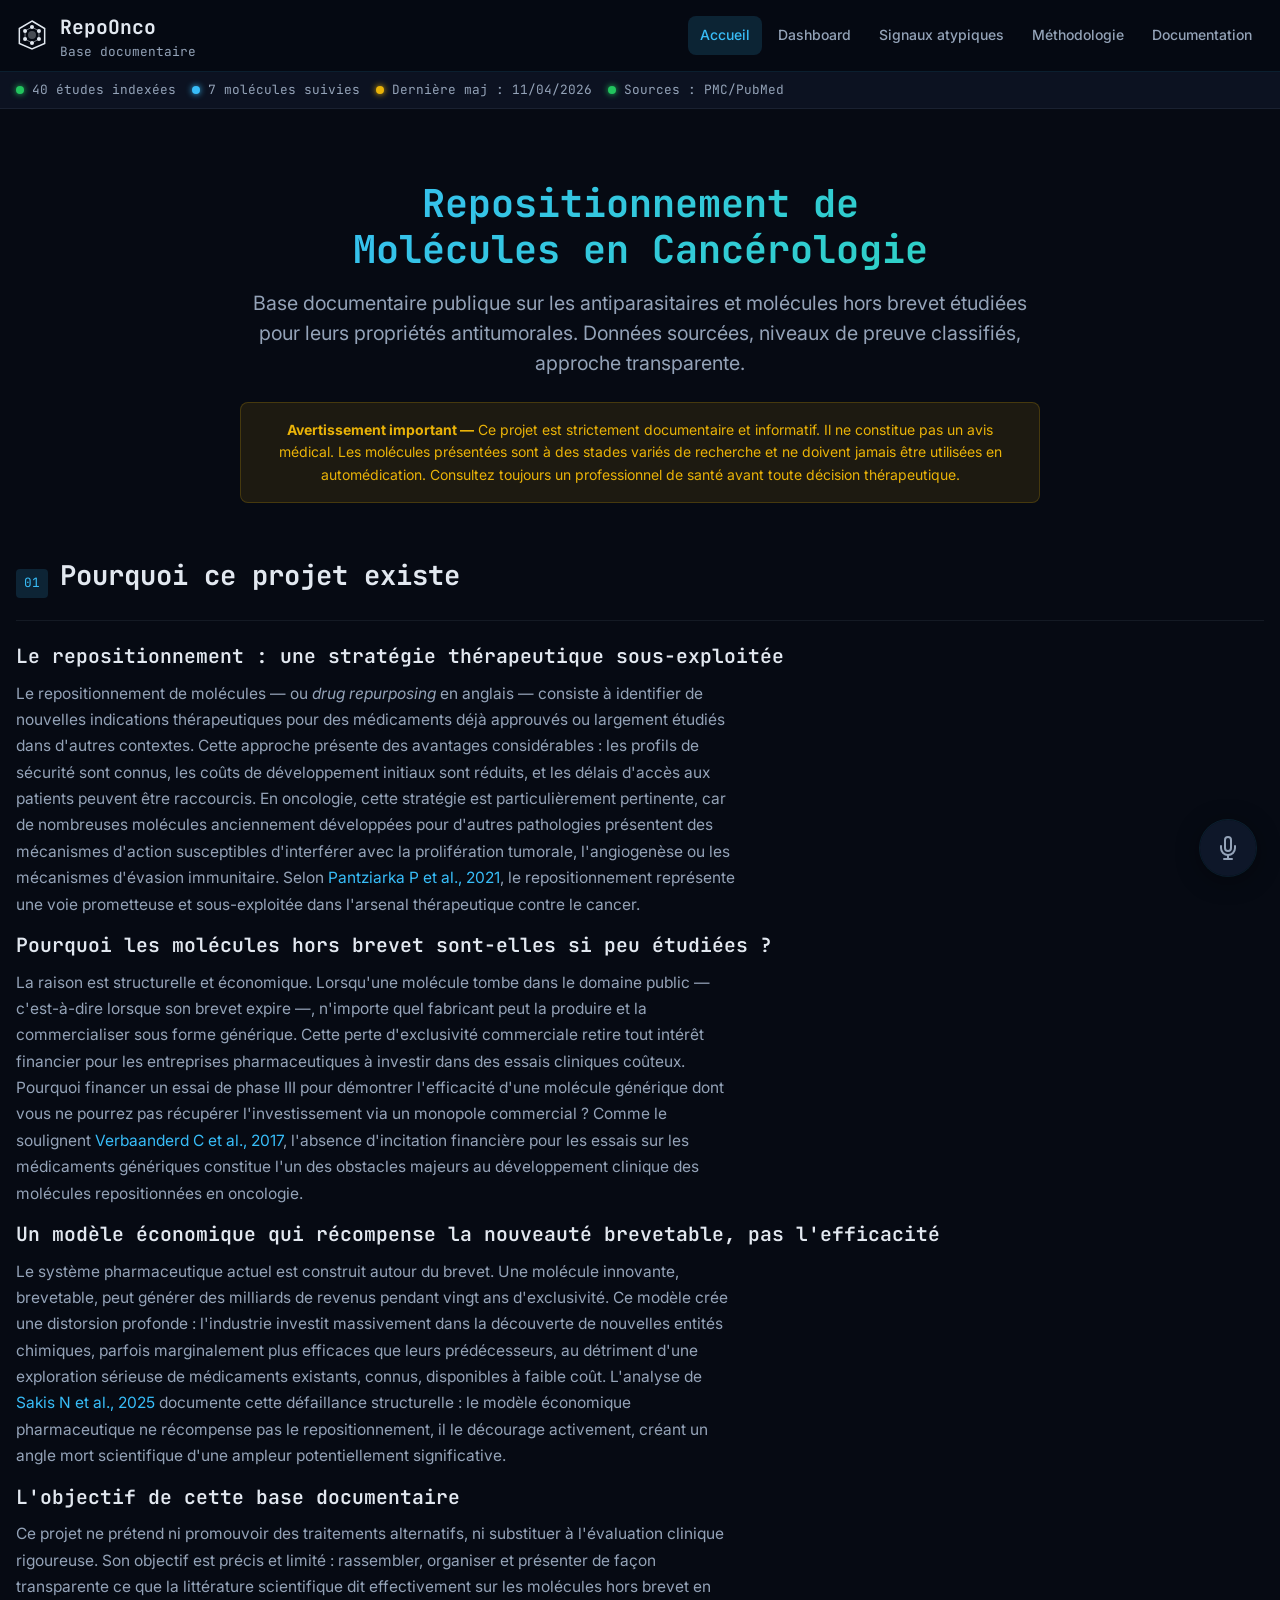
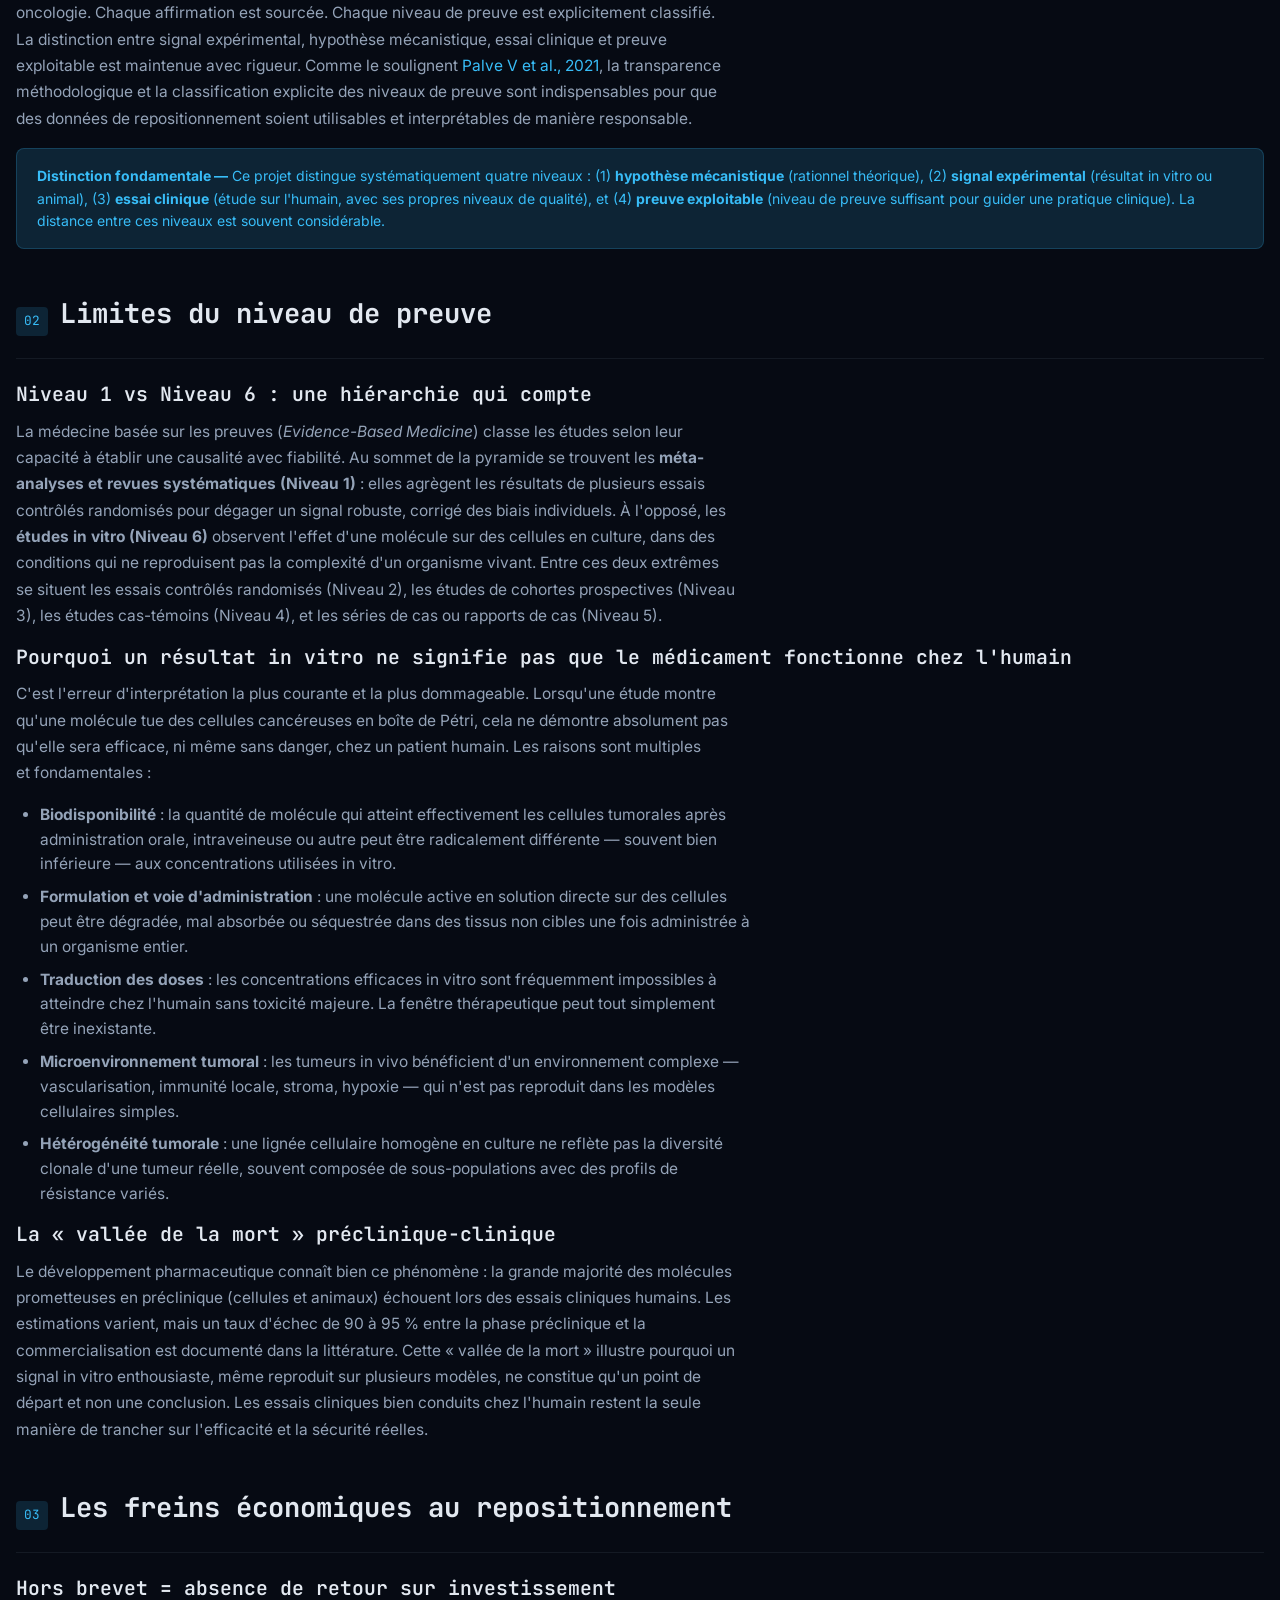
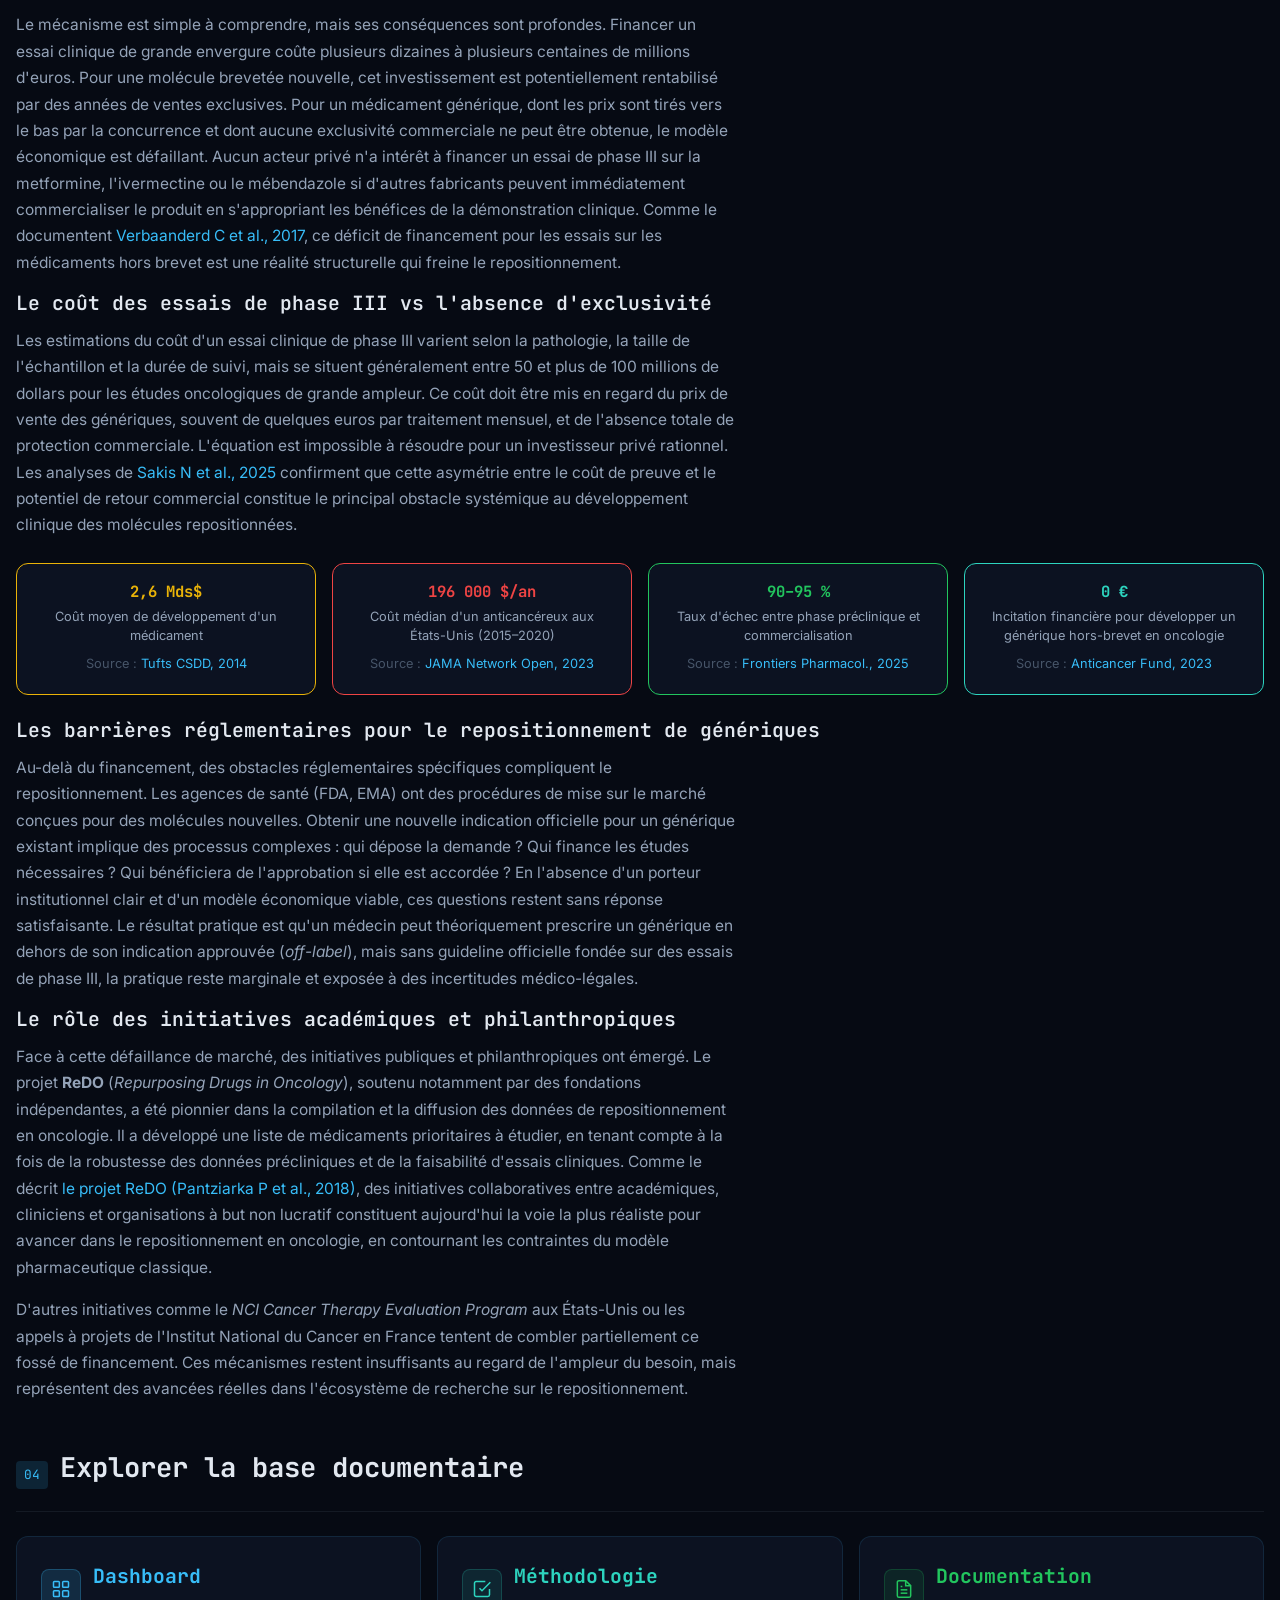
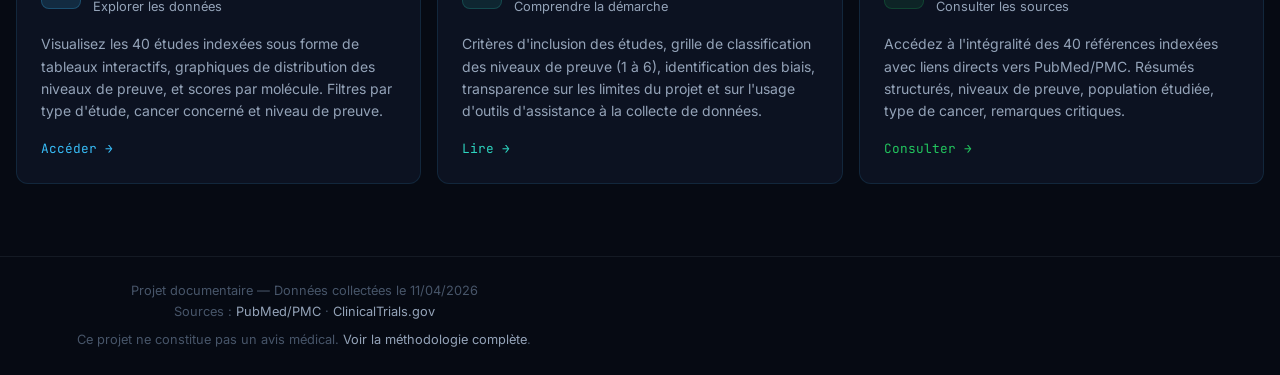
<file: index.html>
<!DOCTYPE html>
<html lang="fr" data-theme="dark">
<head>
  <meta charset="UTF-8" />
  <meta name="viewport" content="width=device-width, initial-scale=1.0" />
  <meta name="description" content="Base documentaire publique sur le repositionnement de molécules en cancérologie. Antiparasitaires et molécules hors brevet étudiées pour leurs propriétés antitumorales. Données sourcées, niveaux de preuve classifiés." />
  <meta name="robots" content="index, follow" />
  <title>RepoOnco — Repositionnement de Molécules en Cancérologie</title>
  <link rel="icon" type="image/svg+xml" href="./assets/img/favicon.svg">
    <link rel="stylesheet" href="./assets/css/style.css" />
</head>
<body>
<div class="site-wrapper">

  <!-- ============================================================
       HEADER
  ============================================================ -->
  <header class="site-header">
    <div class="header-inner">
      <a href="./index.html" class="site-logo">
        <!-- SVG logo: molecule/hexagon icon -->
        <svg width="32" height="32" viewBox="0 0 32 32" fill="none" xmlns="http://www.w3.org/2000/svg" aria-label="Logo Étude Repositionnement">
          <path d="M16 2L28.66 9.5V24.5L16 30L3.34 24.5V9.5L16 2Z" stroke="currentColor" stroke-width="1.5" fill="none"/>
          <circle cx="16" cy="16" r="4" fill="currentColor" opacity="0.3"/>
          <circle cx="16" cy="8" r="2" fill="currentColor"/>
          <circle cx="22.93" cy="12" r="2" fill="currentColor"/>
          <circle cx="22.93" cy="20" r="2" fill="currentColor"/>
          <circle cx="16" cy="24" r="2" fill="currentColor"/>
          <circle cx="9.07" cy="20" r="2" fill="currentColor"/>
          <circle cx="9.07" cy="12" r="2" fill="currentColor"/>
          <line x1="16" y1="8" x2="22.93" y2="12" stroke="currentColor" stroke-width="1" opacity="0.5"/>
          <line x1="22.93" y1="12" x2="22.93" y2="20" stroke="currentColor" stroke-width="1" opacity="0.5"/>
          <line x1="22.93" y1="20" x2="16" y2="24" stroke="currentColor" stroke-width="1" opacity="0.5"/>
          <line x1="16" y1="24" x2="9.07" y2="20" stroke="currentColor" stroke-width="1" opacity="0.5"/>
          <line x1="9.07" y1="20" x2="9.07" y2="12" stroke="currentColor" stroke-width="1" opacity="0.5"/>
          <line x1="9.07" y1="12" x2="16" y2="8" stroke="currentColor" stroke-width="1" opacity="0.5"/>
        </svg>
        <span>RepoOnco<span class="logo-sub">Base documentaire</span></span>
      </a>
      <button class="nav-toggle" aria-label="Menu" onclick="document.querySelector('.nav-links').classList.toggle('open')">
        <svg width="24" height="24" viewBox="0 0 24 24" fill="none" stroke="currentColor" stroke-width="2"><path d="M3 12h18M3 6h18M3 18h18"/></svg>
      </button>
      <nav>
        <ul class="nav-links">
          <li><a href="./index.html" class="active">Accueil</a></li>
          <li><a href="./dashboard.html">Dashboard</a></li>
          <li><a href="./signaux-atypiques.html">Signaux atypiques</a></li>
          <li><a href="./methode.html">Méthodologie</a></li>
          <li><a href="./documentation.html">Documentation</a></li>
        </ul>
      </nav>
    </div>
  </header>

  <!-- ============================================================
       STATUS BAR
  ============================================================ -->
  <div class="status-bar">
    <div class="status-item"><span class="status-dot green"></span> 40 études indexées</div>
    <div class="status-item"><span class="status-dot blue"></span> 7 molécules suivies</div>
    <div class="status-item"><span class="status-dot yellow"></span> Dernière maj : 11/04/2026</div>
    <div class="status-item"><span class="status-dot green"></span> Sources : PMC/PubMed</div>
  </div>

  <!-- ============================================================
       MAIN CONTENT
  ============================================================ -->
  <main class="main-content">

    <!-- HERO SECTION -->
    <section class="intro-hero">
      <h1>Repositionnement de Molécules en Cancérologie</h1>
      <p class="subtitle">
        Base documentaire publique sur les antiparasitaires et molécules hors brevet étudiées pour leurs propriétés antitumorales. Données sourcées, niveaux de preuve classifiés, approche transparente.
      </p>

      <div class="alert-box warning">
        <strong>Avertissement important —</strong> Ce projet est strictement documentaire et informatif. Il ne constitue pas un avis médical. Les molécules présentées sont à des stades variés de recherche et ne doivent jamais être utilisées en automédication. Consultez toujours un professionnel de santé avant toute décision thérapeutique.
      </div>
    </section>

    <!-- ============================================================
         SECTION 1 — Pourquoi ce projet existe
    ============================================================ -->
    <section class="content-section" id="pourquoi">
      <div class="section-header">
        <span class="section-tag">01</span>
        <h2>Pourquoi ce projet existe</h2>
      </div>

      <h3>Le repositionnement : une stratégie thérapeutique sous-exploitée</h3>
      <p>
        Le repositionnement de molécules — ou <em>drug repurposing</em> en anglais — consiste à identifier de nouvelles indications thérapeutiques pour des médicaments déjà approuvés ou largement étudiés dans d'autres contextes. Cette approche présente des avantages considérables&nbsp;: les profils de sécurité sont connus, les coûts de développement initiaux sont réduits, et les délais d'accès aux patients peuvent être raccourcis. En oncologie, cette stratégie est particulièrement pertinente, car de nombreuses molécules anciennement développées pour d'autres pathologies présentent des mécanismes d'action susceptibles d'interférer avec la prolifération tumorale, l'angiogenèse ou les mécanismes d'évasion immunitaire. Selon <a href="https://pubmed.ncbi.nlm.nih.gov/31982510/" target="_blank" rel="noopener noreferrer">Pantziarka P et al., 2021</a>, le repositionnement représente une voie prometteuse et sous-exploitée dans l'arsenal thérapeutique contre le cancer.
      </p>

      <h3>Pourquoi les molécules hors brevet sont-elles si peu étudiées ?</h3>
      <p>
        La raison est structurelle et économique. Lorsqu'une molécule tombe dans le domaine public — c'est-à-dire lorsque son brevet expire —, n'importe quel fabricant peut la produire et la commercialiser sous forme générique. Cette perte d'exclusivité commerciale retire tout intérêt financier pour les entreprises pharmaceutiques à investir dans des essais cliniques coûteux. Pourquoi financer un essai de phase III pour démontrer l'efficacité d'une molécule générique dont vous ne pourrez pas récupérer l'investissement via un monopole commercial&nbsp;? Comme le soulignent <a href="https://pubmed.ncbi.nlm.nih.gov/28780930/" target="_blank" rel="noopener noreferrer">Verbaanderd C et al., 2017</a>, l'absence d'incitation financière pour les essais sur les médicaments génériques constitue l'un des obstacles majeurs au développement clinique des molécules repositionnées en oncologie.
      </p>

      <h3>Un modèle économique qui récompense la nouveauté brevetable, pas l'efficacité</h3>
      <p>
        Le système pharmaceutique actuel est construit autour du brevet. Une molécule innovante, brevetable, peut générer des milliards de revenus pendant vingt ans d'exclusivité. Ce modèle crée une distorsion profonde&nbsp;: l'industrie investit massivement dans la découverte de nouvelles entités chimiques, parfois marginalement plus efficaces que leurs prédécesseurs, au détriment d'une exploration sérieuse de médicaments existants, connus, disponibles à faible coût. L'analyse de <a href="https://pubmed.ncbi.nlm.nih.gov/40842013/" target="_blank" rel="noopener noreferrer">Sakis N et al., 2025</a> documente cette défaillance structurelle&nbsp;: le modèle économique pharmaceutique ne récompense pas le repositionnement, il le décourage activement, créant un angle mort scientifique d'une ampleur potentiellement significative.
      </p>

      <h3>L'objectif de cette base documentaire</h3>
      <p>
        Ce projet ne prétend ni promouvoir des traitements alternatifs, ni substituer à l'évaluation clinique rigoureuse. Son objectif est précis et limité&nbsp;: rassembler, organiser et présenter de façon transparente ce que la littérature scientifique dit effectivement sur les molécules hors brevet en oncologie. Chaque affirmation est sourcée. Chaque niveau de preuve est explicitement classifié. La distinction entre signal expérimental, hypothèse mécanistique, essai clinique et preuve exploitable est maintenue avec rigueur. Comme le soulignent <a href="https://pubmed.ncbi.nlm.nih.gov/32044472/" target="_blank" rel="noopener noreferrer">Palve V et al., 2021</a>, la transparence méthodologique et la classification explicite des niveaux de preuve sont indispensables pour que des données de repositionnement soient utilisables et interprétables de manière responsable.
      </p>

      <div class="alert-box info">
        <strong>Distinction fondamentale —</strong> Ce projet distingue systématiquement quatre niveaux&nbsp;: (1) <strong>hypothèse mécanistique</strong> (rationnel théorique), (2) <strong>signal expérimental</strong> (résultat in vitro ou animal), (3) <strong>essai clinique</strong> (étude sur l'humain, avec ses propres niveaux de qualité), et (4) <strong>preuve exploitable</strong> (niveau de preuve suffisant pour guider une pratique clinique). La distance entre ces niveaux est souvent considérable.
      </div>
    </section>

    <!-- ============================================================
         SECTION 2 — Limites du niveau de preuve
    ============================================================ -->
    <section class="content-section" id="niveaux-preuve">
      <div class="section-header">
        <span class="section-tag">02</span>
        <h2>Limites du niveau de preuve</h2>
      </div>

      <h3>Niveau 1 vs Niveau 6 : une hiérarchie qui compte</h3>
      <p>
        La médecine basée sur les preuves (<em>Evidence-Based Medicine</em>) classe les études selon leur capacité à établir une causalité avec fiabilité. Au sommet de la pyramide se trouvent les <strong>méta-analyses et revues systématiques (Niveau 1)</strong>&nbsp;: elles agrègent les résultats de plusieurs essais contrôlés randomisés pour dégager un signal robuste, corrigé des biais individuels. À l'opposé, les <strong>études in vitro (Niveau 6)</strong> observent l'effet d'une molécule sur des cellules en culture, dans des conditions qui ne reproduisent pas la complexité d'un organisme vivant. Entre ces deux extrêmes se situent les essais contrôlés randomisés (Niveau 2), les études de cohortes prospectives (Niveau 3), les études cas-témoins (Niveau 4), et les séries de cas ou rapports de cas (Niveau 5).
      </p>

      <h3>Pourquoi un résultat in vitro ne signifie pas que le médicament fonctionne chez l'humain</h3>
      <p>
        C'est l'erreur d'interprétation la plus courante et la plus dommageable. Lorsqu'une étude montre qu'une molécule tue des cellules cancéreuses en boîte de Pétri, cela ne démontre absolument pas qu'elle sera efficace, ni même sans danger, chez un patient humain. Les raisons sont multiples et fondamentales&nbsp;:
      </p>
      <ul>
        <li><strong>Biodisponibilité</strong>&nbsp;: la quantité de molécule qui atteint effectivement les cellules tumorales après administration orale, intraveineuse ou autre peut être radicalement différente — souvent bien inférieure — aux concentrations utilisées in vitro.</li>
        <li><strong>Formulation et voie d'administration</strong>&nbsp;: une molécule active en solution directe sur des cellules peut être dégradée, mal absorbée ou séquestrée dans des tissus non cibles une fois administrée à un organisme entier.</li>
        <li><strong>Traduction des doses</strong>&nbsp;: les concentrations efficaces in vitro sont fréquemment impossibles à atteindre chez l'humain sans toxicité majeure. La fenêtre thérapeutique peut tout simplement être inexistante.</li>
        <li><strong>Microenvironnement tumoral</strong>&nbsp;: les tumeurs in vivo bénéficient d'un environnement complexe — vascularisation, immunité locale, stroma, hypoxie — qui n'est pas reproduit dans les modèles cellulaires simples.</li>
        <li><strong>Hétérogénéité tumorale</strong>&nbsp;: une lignée cellulaire homogène en culture ne reflète pas la diversité clonale d'une tumeur réelle, souvent composée de sous-populations avec des profils de résistance variés.</li>
      </ul>

      <h3>La « vallée de la mort » préclinique-clinique</h3>
      <p>
        Le développement pharmaceutique connaît bien ce phénomène&nbsp;: la grande majorité des molécules prometteuses en préclinique (cellules et animaux) échouent lors des essais cliniques humains. Les estimations varient, mais un taux d'échec de 90 à 95&nbsp;% entre la phase préclinique et la commercialisation est documenté dans la littérature. Cette « vallée de la mort » illustre pourquoi un signal in vitro enthousiaste, même reproduit sur plusieurs modèles, ne constitue qu'un point de départ et non une conclusion. Les essais cliniques bien conduits chez l'humain restent la seule manière de trancher sur l'efficacité et la sécurité réelles.
      </p>
    </section>

    <!-- ============================================================
         SECTION 3 — Freins économiques au repositionnement
    ============================================================ -->
    <section class="content-section" id="freins-economiques">
      <div class="section-header">
        <span class="section-tag">03</span>
        <h2>Les freins économiques au repositionnement</h2>
      </div>

      <h3>Hors brevet = absence de retour sur investissement</h3>
      <p>
        Le mécanisme est simple à comprendre, mais ses conséquences sont profondes. Financer un essai clinique de grande envergure coûte plusieurs dizaines à plusieurs centaines de millions d'euros. Pour une molécule brevetée nouvelle, cet investissement est potentiellement rentabilisé par des années de ventes exclusives. Pour un médicament générique, dont les prix sont tirés vers le bas par la concurrence et dont aucune exclusivité commerciale ne peut être obtenue, le modèle économique est défaillant. Aucun acteur privé n'a intérêt à financer un essai de phase III sur la metformine, l'ivermectine ou le mébendazole si d'autres fabricants peuvent immédiatement commercialiser le produit en s'appropriant les bénéfices de la démonstration clinique. Comme le documentent <a href="https://pubmed.ncbi.nlm.nih.gov/28780930/" target="_blank" rel="noopener noreferrer">Verbaanderd C et al., 2017</a>, ce déficit de financement pour les essais sur les médicaments hors brevet est une réalité structurelle qui freine le repositionnement.
      </p>

      <h3>Le coût des essais de phase III vs l'absence d'exclusivité</h3>
      <p>
        Les estimations du coût d'un essai clinique de phase III varient selon la pathologie, la taille de l'échantillon et la durée de suivi, mais se situent généralement entre 50 et plus de 100 millions de dollars pour les études oncologiques de grande ampleur. Ce coût doit être mis en regard du prix de vente des génériques, souvent de quelques euros par traitement mensuel, et de l'absence totale de protection commerciale. L'équation est impossible à résoudre pour un investisseur privé rationnel. Les analyses de <a href="https://pubmed.ncbi.nlm.nih.gov/40842013/" target="_blank" rel="noopener noreferrer">Sakis N et al., 2025</a> confirment que cette asymétrie entre le coût de preuve et le potentiel de retour commercial constitue le principal obstacle systémique au développement clinique des molécules repositionnées.
      </p>

      <!-- KPIs économiques pharma -->
      <div style="display: grid; grid-template-columns: repeat(auto-fit, minmax(200px, 1fr)); gap: var(--space-4); margin: var(--space-6) 0;">
        <div class="card" style="text-align: center; border-color: var(--color-warning); padding: var(--space-5);">
          <div style="font-family: var(--font-display); font-size: var(--text-3xl); font-weight: 700; color: var(--color-warning); line-height: 1; margin-bottom: var(--space-2);">2,6 Mds$</div>
          <div style="font-size: var(--text-xs); color: var(--color-text-muted); line-height: 1.5;">Coût moyen de développement d'un médicament</div>
          <div style="font-size: var(--text-xs); color: var(--color-text-faint); margin-top: var(--space-2);">Source : <a href="https://www.scientificamerican.com/article/cost-to-develop-new-pharmaceutical-drug-now-exceeds-2-5b/" target="_blank" rel="noopener noreferrer">Tufts CSDD, 2014</a></div>
        </div>
        <div class="card" style="text-align: center; border-color: var(--color-danger); padding: var(--space-5);">
          <div style="font-family: var(--font-display); font-size: var(--text-3xl); font-weight: 700; color: var(--color-danger); line-height: 1; margin-bottom: var(--space-2);">196 000 $/an</div>
          <div style="font-size: var(--text-xs); color: var(--color-text-muted); line-height: 1.5;">Coût médian d'un anticancéreux aux États-Unis (2015–2020)</div>
          <div style="font-size: var(--text-xs); color: var(--color-text-faint); margin-top: var(--space-2);">Source : <a href="https://pmc.ncbi.nlm.nih.gov/articles/PMC10714245/" target="_blank" rel="noopener noreferrer">JAMA Network Open, 2023</a></div>
        </div>
        <div class="card" style="text-align: center; border-color: var(--color-success); padding: var(--space-5);">
          <div style="font-family: var(--font-display); font-size: var(--text-3xl); font-weight: 700; color: var(--color-success); line-height: 1; margin-bottom: var(--space-2);">90–95 %</div>
          <div style="font-size: var(--text-xs); color: var(--color-text-muted); line-height: 1.5;">Taux d'échec entre phase préclinique et commercialisation</div>
          <div style="font-size: var(--text-xs); color: var(--color-text-faint); margin-top: var(--space-2);">Source : <a href="https://pmc.ncbi.nlm.nih.gov/articles/PMC12592109/" target="_blank" rel="noopener noreferrer">Frontiers Pharmacol., 2025</a></div>
        </div>
        <div class="card" style="text-align: center; border-color: var(--color-teal); padding: var(--space-5);">
          <div style="font-family: var(--font-display); font-size: var(--text-3xl); font-weight: 700; color: var(--color-teal); line-height: 1; margin-bottom: var(--space-2);">0 €</div>
          <div style="font-size: var(--text-xs); color: var(--color-text-muted); line-height: 1.5;">Incitation financière pour développer un générique hors-brevet en oncologie</div>
          <div style="font-size: var(--text-xs); color: var(--color-text-faint); margin-top: var(--space-2);">Source : <a href="https://www.anticancerfund.org/sites/default/files/2023-06/policy_paper_on_repurposing.pdf" target="_blank" rel="noopener noreferrer">Anticancer Fund, 2023</a></div>
        </div>
      </div>

      <h3>Les barrières réglementaires pour le repositionnement de génériques</h3>
      <p>
        Au-delà du financement, des obstacles réglementaires spécifiques compliquent le repositionnement. Les agences de santé (FDA, EMA) ont des procédures de mise sur le marché conçues pour des molécules nouvelles. Obtenir une nouvelle indication officielle pour un générique existant implique des processus complexes&nbsp;: qui dépose la demande&nbsp;? Qui finance les études nécessaires&nbsp;? Qui bénéficiera de l'approbation si elle est accordée&nbsp;? En l'absence d'un porteur institutionnel clair et d'un modèle économique viable, ces questions restent sans réponse satisfaisante. Le résultat pratique est qu'un médecin peut théoriquement prescrire un générique en dehors de son indication approuvée (<em>off-label</em>), mais sans guideline officielle fondée sur des essais de phase III, la pratique reste marginale et exposée à des incertitudes médico-légales.
      </p>

      <h3>Le rôle des initiatives académiques et philanthropiques</h3>
      <p>
        Face à cette défaillance de marché, des initiatives publiques et philanthropiques ont émergé. Le projet <strong>ReDO</strong> (<em>Repurposing Drugs in Oncology</em>), soutenu notamment par des fondations indépendantes, a été pionnier dans la compilation et la diffusion des données de repositionnement en oncologie. Il a développé une liste de médicaments prioritaires à étudier, en tenant compte à la fois de la robustesse des données précliniques et de la faisabilité d'essais cliniques. Comme le décrit <a href="https://pubmed.ncbi.nlm.nih.gov/29225688/" target="_blank" rel="noopener noreferrer">le projet ReDO (Pantziarka P et al., 2018)</a>, des initiatives collaboratives entre académiques, cliniciens et organisations à but non lucratif constituent aujourd'hui la voie la plus réaliste pour avancer dans le repositionnement en oncologie, en contournant les contraintes du modèle pharmaceutique classique.
      </p>

      <p>
        D'autres initiatives comme le <em>NCI Cancer Therapy Evaluation Program</em> aux États-Unis ou les appels à projets de l'Institut National du Cancer en France tentent de combler partiellement ce fossé de financement. Ces mécanismes restent insuffisants au regard de l'ampleur du besoin, mais représentent des avancées réelles dans l'écosystème de recherche sur le repositionnement.
      </p>
    </section>

    <!-- ============================================================
         SECTION 4 — Navigation cards
    ============================================================ -->
    <section class="content-section" id="navigation">
      <div class="section-header">
        <span class="section-tag">04</span>
        <h2>Explorer la base documentaire</h2>
      </div>

      <div class="card-grid">

        <!-- Card : Dashboard -->
        <a href="./dashboard.html" class="card" style="text-decoration: none; display: block;">
          <div style="display: flex; align-items: center; gap: var(--space-3); margin-bottom: var(--space-4);">
            <div style="width: 40px; height: 40px; border-radius: var(--radius-md); background: var(--color-primary-glow); border: 1px solid var(--color-border-strong); display: flex; align-items: center; justify-content: center; flex-shrink: 0;">
              <svg width="20" height="20" viewBox="0 0 24 24" fill="none" stroke="var(--color-primary)" stroke-width="1.8" aria-hidden="true">
                <rect x="3" y="3" width="7" height="7" rx="1"/><rect x="14" y="3" width="7" height="7" rx="1"/><rect x="3" y="14" width="7" height="7" rx="1"/><rect x="14" y="14" width="7" height="7" rx="1"/>
              </svg>
            </div>
            <div>
              <div class="mol-name text-primary" style="font-size: var(--text-lg);">Dashboard</div>
              <div class="mol-class">Explorer les données</div>
            </div>
          </div>
          <p style="color: var(--color-text-muted); font-size: var(--text-sm); line-height: 1.6; max-width: none;">
            Visualisez les 40 études indexées sous forme de tableaux interactifs, graphiques de distribution des niveaux de preuve, et scores par molécule. Filtres par type d'étude, cancer concerné et niveau de preuve.
          </p>
          <div style="margin-top: var(--space-4); font-family: var(--font-display); font-size: var(--text-xs); color: var(--color-primary);">
            Accéder →
          </div>
        </a>

        <!-- Card : Méthodologie -->
        <a href="./methode.html" class="card" style="text-decoration: none; display: block;">
          <div style="display: flex; align-items: center; gap: var(--space-3); margin-bottom: var(--space-4);">
            <div style="width: 40px; height: 40px; border-radius: var(--radius-md); background: var(--color-teal-bg); border: 1px solid rgba(45,212,191,0.2); display: flex; align-items: center; justify-content: center; flex-shrink: 0;">
              <svg width="20" height="20" viewBox="0 0 24 24" fill="none" stroke="var(--color-teal)" stroke-width="1.8" aria-hidden="true">
                <path d="M9 11l3 3L22 4"/><path d="M21 12v7a2 2 0 01-2 2H5a2 2 0 01-2-2V5a2 2 0 012-2h11"/>
              </svg>
            </div>
            <div>
              <div class="mol-name" style="font-size: var(--text-lg); color: var(--color-teal);">Méthodologie</div>
              <div class="mol-class">Comprendre la démarche</div>
            </div>
          </div>
          <p style="color: var(--color-text-muted); font-size: var(--text-sm); line-height: 1.6; max-width: none;">
            Critères d'inclusion des études, grille de classification des niveaux de preuve (1 à 6), identification des biais, transparence sur les limites du projet et sur l'usage d'outils d'assistance à la collecte de données.
          </p>
          <div style="margin-top: var(--space-4); font-family: var(--font-display); font-size: var(--text-xs); color: var(--color-teal);">
            Lire →
          </div>
        </a>

        <!-- Card : Documentation -->
        <a href="./documentation.html" class="card" style="text-decoration: none; display: block;">
          <div style="display: flex; align-items: center; gap: var(--space-3); margin-bottom: var(--space-4);">
            <div style="width: 40px; height: 40px; border-radius: var(--radius-md); background: var(--color-success-bg); border: 1px solid rgba(34,197,94,0.2); display: flex; align-items: center; justify-content: center; flex-shrink: 0;">
              <svg width="20" height="20" viewBox="0 0 24 24" fill="none" stroke="var(--color-success)" stroke-width="1.8" aria-hidden="true">
                <path d="M14 2H6a2 2 0 00-2 2v16a2 2 0 002 2h12a2 2 0 002-2V8z"/><polyline points="14 2 14 8 20 8"/><line x1="16" y1="13" x2="8" y2="13"/><line x1="16" y1="17" x2="8" y2="17"/><polyline points="10 9 9 9 8 9"/>
              </svg>
            </div>
            <div>
              <div class="mol-name" style="font-size: var(--text-lg); color: var(--color-success);">Documentation</div>
              <div class="mol-class">Consulter les sources</div>
            </div>
          </div>
          <p style="color: var(--color-text-muted); font-size: var(--text-sm); line-height: 1.6; max-width: none;">
            Accédez à l'intégralité des 40 références indexées avec liens directs vers PubMed/PMC. Résumés structurés, niveaux de preuve, population étudiée, type de cancer, remarques critiques.
          </p>
          <div style="margin-top: var(--space-4); font-family: var(--font-display); font-size: var(--text-xs); color: var(--color-success);">
            Consulter →
          </div>
        </a>

      </div>
    </section>

  </main>

  <!-- ============================================================
       FOOTER
  ============================================================ -->
  <footer class="site-footer">
    <p>Projet documentaire — Données collectées le 11/04/2026</p>
    <p>Sources : <a href="https://pubmed.ncbi.nlm.nih.gov/" target="_blank" rel="noopener noreferrer">PubMed/PMC</a> · <a href="https://clinicaltrials.gov/" target="_blank" rel="noopener noreferrer">ClinicalTrials.gov</a></p>
    <p style="margin-top: var(--space-2);">Ce projet ne constitue pas un avis médical. <a href="./methode.html">Voir la méthodologie complète</a>.</p>
  </footer>

</div><!-- /.site-wrapper -->
<script src="./assets/js/tts.js" defer></script>
</body>
</html>
</file>
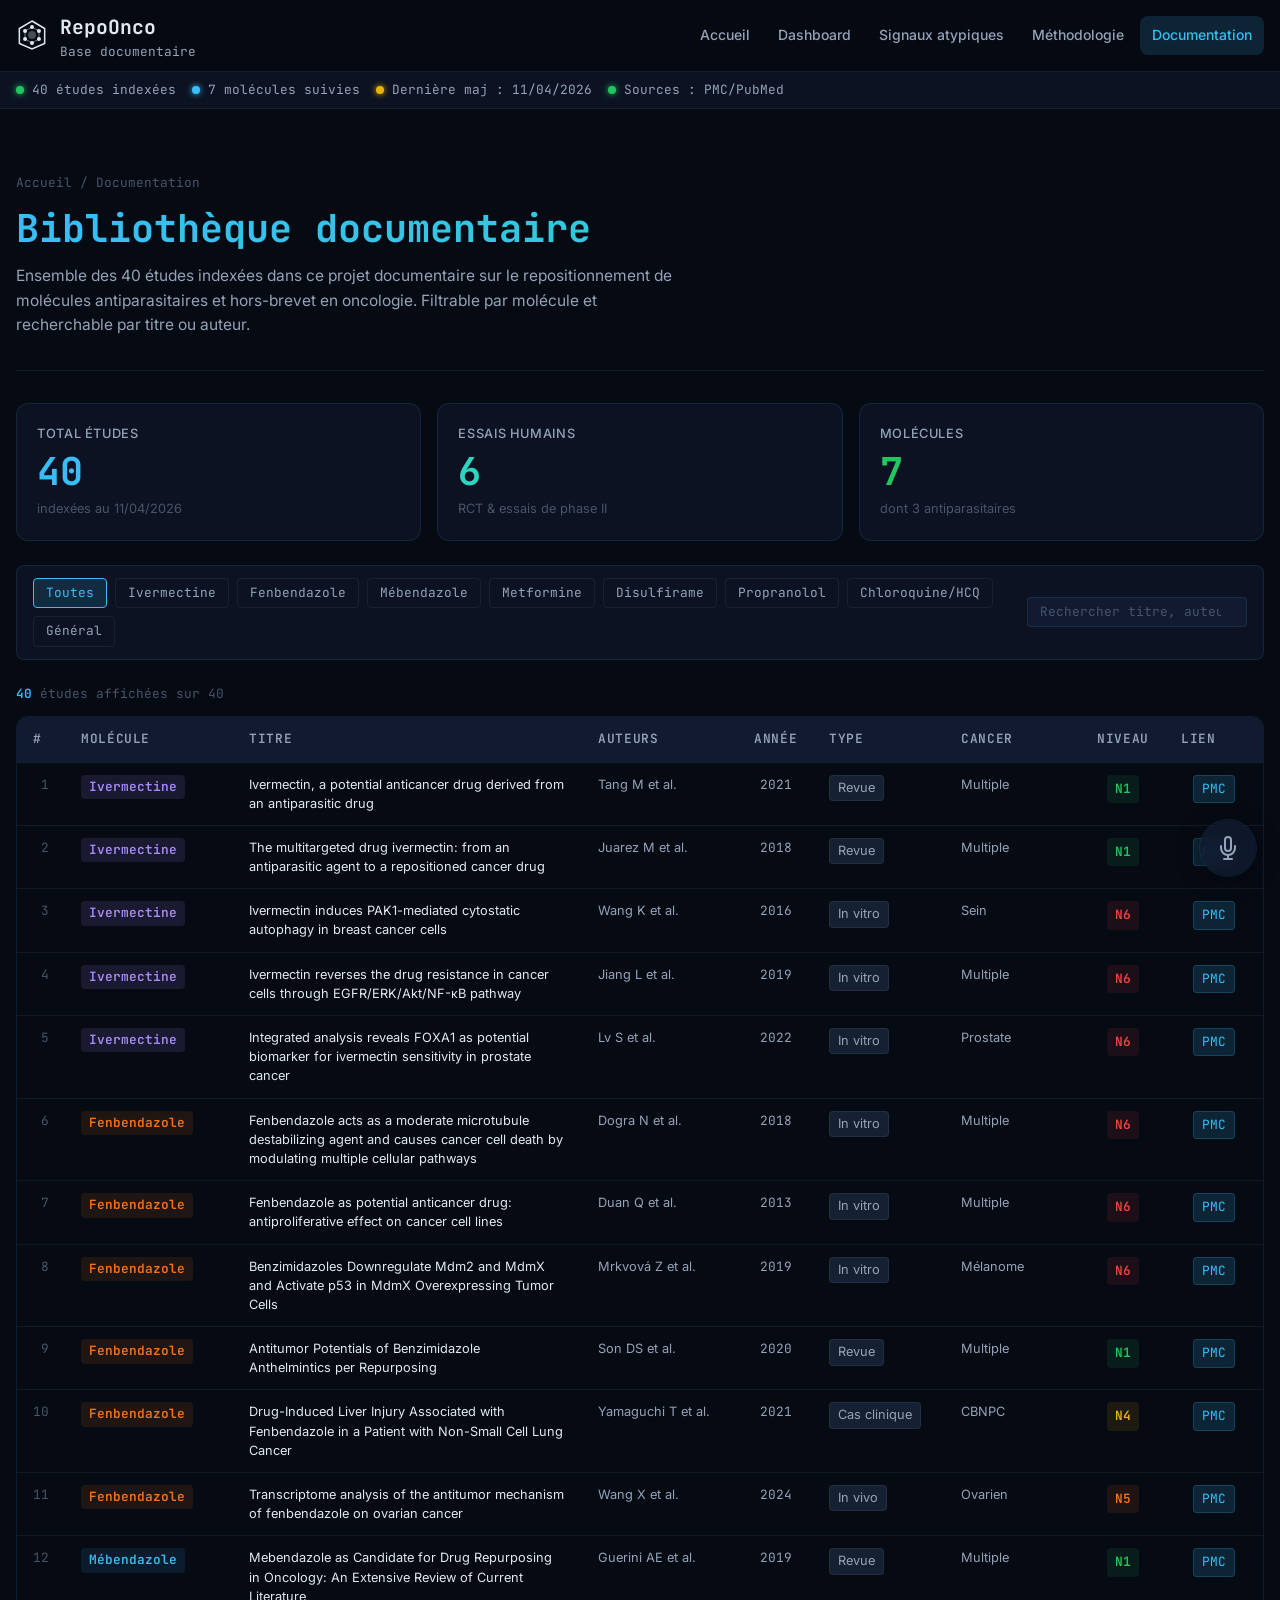
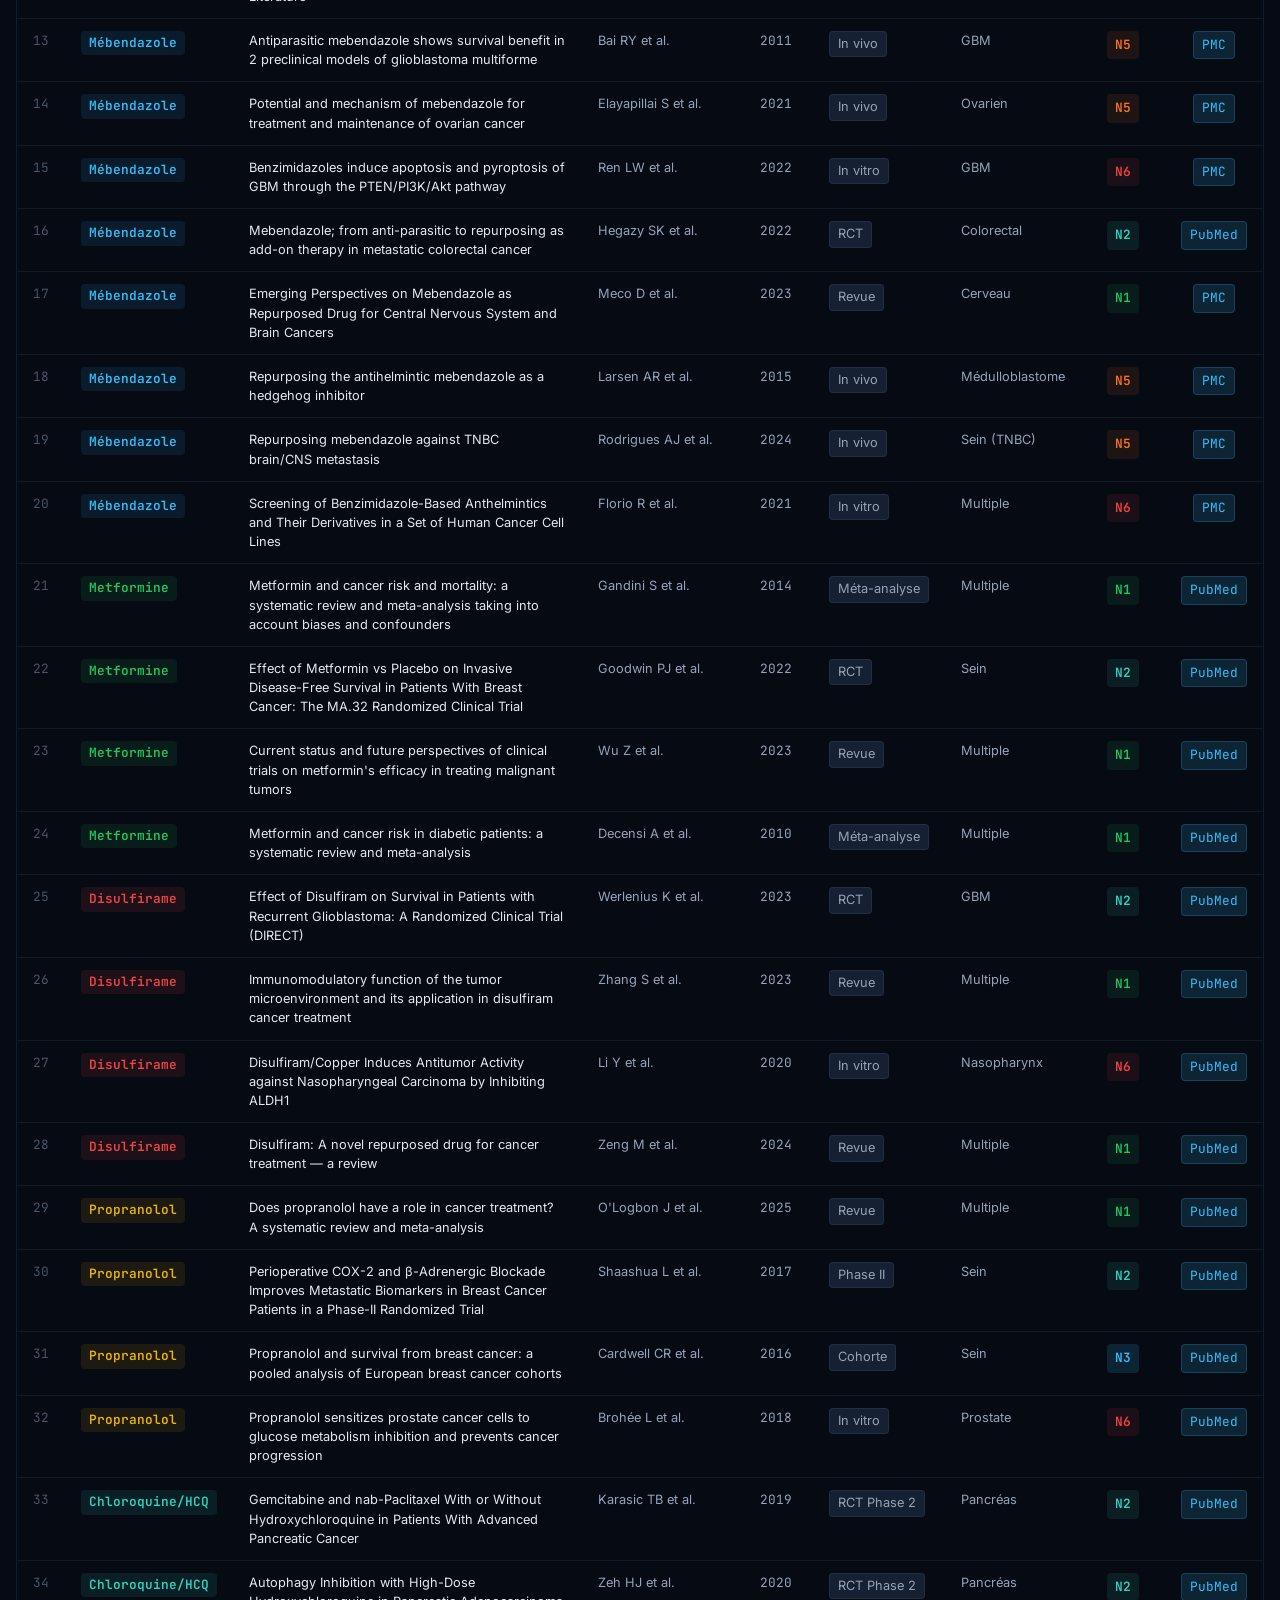
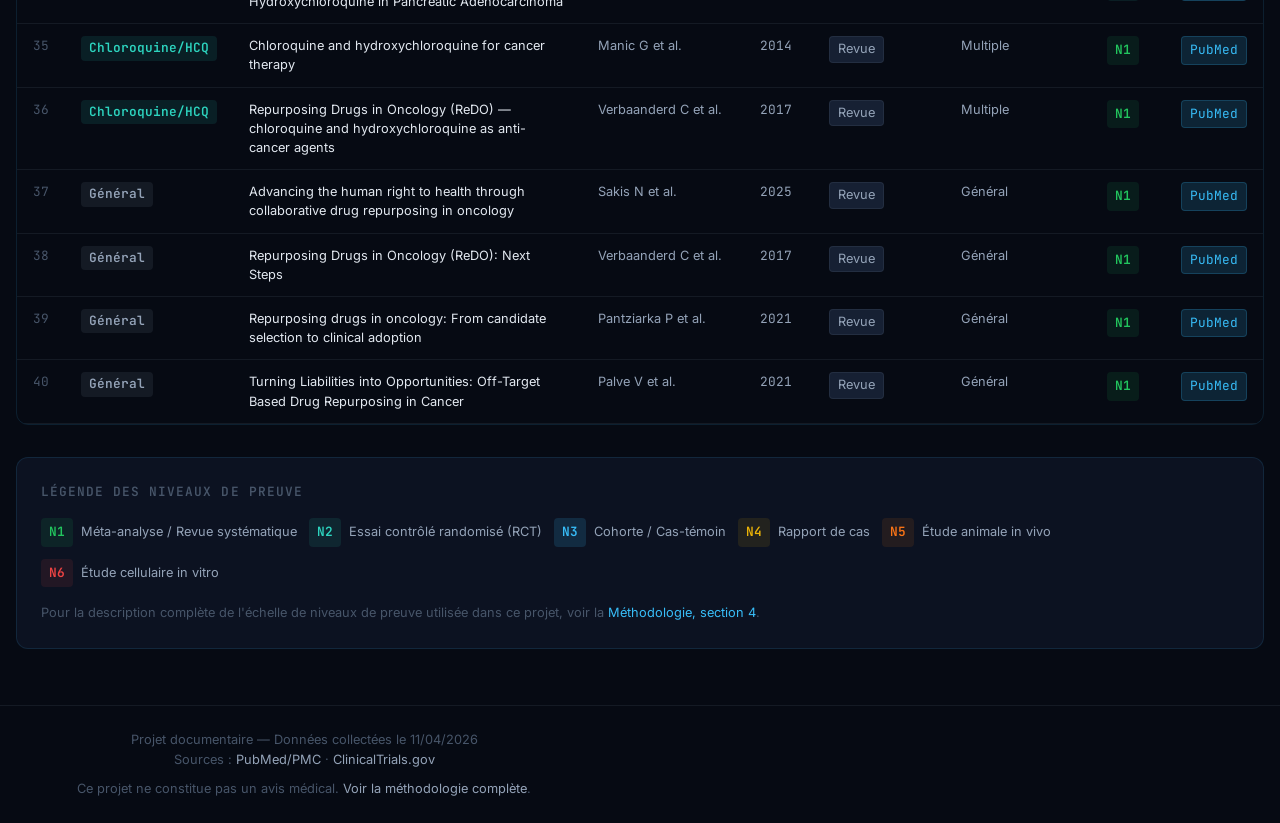
<file: documentation.html>
<!DOCTYPE html>
<html lang="fr">
<head>
  <meta charset="UTF-8">
  <meta name="viewport" content="width=device-width, initial-scale=1.0">
  <meta name="description" content="Bibliothèque documentaire — 40 études indexées sur le repositionnement de molécules en oncologie.">
  <title>Bibliothèque documentaire — RepoOnco</title>
  <link rel="icon" type="image/svg+xml" href="./assets/img/favicon.svg">
    <link rel="stylesheet" href="./assets/css/style.css">
  <style>
    /* Page-specific additions */
    .page-hero {
      padding: var(--space-10) 0 var(--space-8);
      border-bottom: 1px solid var(--color-divider);
      margin-bottom: var(--space-8);
    }
    .page-hero .breadcrumb {
      font-family: var(--font-display);
      font-size: var(--text-xs);
      color: var(--color-text-faint);
      margin-bottom: var(--space-3);
      display: flex;
      align-items: center;
      gap: var(--space-2);
    }
    .page-hero .breadcrumb a {
      color: var(--color-text-faint);
    }
    .page-hero .breadcrumb a:hover {
      color: var(--color-primary);
    }
    .page-hero h1 {
      font-family: var(--font-display);
      font-size: var(--text-2xl);
      font-weight: 700;
      color: var(--color-text);
      margin-bottom: var(--space-3);
      background: linear-gradient(135deg, var(--color-primary), var(--color-teal));
      -webkit-background-clip: text;
      -webkit-text-fill-color: transparent;
      background-clip: text;
    }
    .page-hero .page-subtitle {
      font-size: var(--text-base);
      color: var(--color-text-muted);
      line-height: 1.6;
      max-width: 680px;
    }

    /* KPI row */
    .kpi-row {
      display: grid;
      grid-template-columns: repeat(3, 1fr);
      gap: var(--space-4);
      margin-bottom: var(--space-6);
    }
    @media (max-width: 640px) {
      .kpi-row { grid-template-columns: 1fr; }
    }

    /* Filter bar extended */
    .filter-bar {
      align-items: center;
      gap: var(--space-3);
    }
    .filter-bar .filter-group {
      display: flex;
      flex-wrap: wrap;
      gap: var(--space-2);
      flex: 1;
    }
    .filter-bar .search-group {
      display: flex;
      align-items: center;
      gap: var(--space-2);
      flex-shrink: 0;
    }
    .search-input {
      background: var(--color-surface-2);
      border: 1px solid var(--color-border);
      border-radius: var(--radius-sm);
      padding: var(--space-1) var(--space-3);
      color: var(--color-text);
      font-family: var(--font-display);
      font-size: var(--text-xs);
      width: 220px;
      transition: border-color var(--transition);
    }
    .search-input::placeholder {
      color: var(--color-text-faint);
    }
    .search-input:focus {
      outline: none;
      border-color: var(--color-primary);
      background: var(--color-surface-3);
    }
    @media (max-width: 768px) {
      .search-input { width: 100%; }
      .filter-bar .search-group { width: 100%; }
    }

    /* Table wrapper */
    .table-wrapper {
      overflow-x: auto;
      border-radius: var(--radius-lg);
      border: 1px solid var(--color-border);
      margin-bottom: var(--space-8);
    }
    .table-wrapper .data-table {
      border: none;
      min-width: 900px;
    }
    .data-table td:nth-child(1) { /* # */
      font-family: var(--font-display);
      font-size: var(--text-xs);
      color: var(--color-text-faint);
      width: 48px;
      text-align: right;
    }
    .data-table td:nth-child(2) { /* Molécule */
      white-space: nowrap;
    }
    .data-table td:nth-child(3) { /* Titre */
      min-width: 260px;
      font-size: var(--text-xs);
      line-height: 1.5;
    }
    .data-table td:nth-child(4) { /* Auteurs */
      font-size: var(--text-xs);
      color: var(--color-text-muted);
      white-space: nowrap;
    }
    .data-table td:nth-child(5) { /* Année */
      font-family: var(--font-display);
      font-size: var(--text-xs);
      color: var(--color-text-muted);
      text-align: center;
      width: 64px;
    }
    .data-table td:nth-child(6) { /* Type */
      white-space: nowrap;
      font-size: var(--text-xs);
    }
    .data-table td:nth-child(7) { /* Cancer */
      font-size: var(--text-xs);
      color: var(--color-text-muted);
    }
    .data-table td:nth-child(8) { /* Niveau */
      text-align: center;
      white-space: nowrap;
    }
    .data-table td:nth-child(9) { /* Lien */
      text-align: center;
      white-space: nowrap;
    }

    .mol-badge {
      display: inline-block;
      font-family: var(--font-display);
      font-size: var(--text-xs);
      font-weight: 600;
      padding: 2px var(--space-2);
      border-radius: var(--radius-sm);
      white-space: nowrap;
    }
    .mol-ivermectin   { background: rgba(167,139,250,0.12); color: var(--color-purple); }
    .mol-fenbendazole { background: rgba(249,115,22,0.1);   color: var(--color-orange); }
    .mol-mebendazole  { background: rgba(56,189,248,0.1);   color: var(--color-primary); }
    .mol-metformin    { background: rgba(34,197,94,0.1);    color: var(--color-success); }
    .mol-disulfiram   { background: rgba(239,68,68,0.1);    color: var(--color-danger); }
    .mol-propranolol  { background: rgba(234,179,8,0.1);    color: var(--color-warning); }
    .mol-chloroquine  { background: rgba(45,212,191,0.1);   color: var(--color-teal); }
    .mol-general      { background: rgba(148,163,184,0.1);  color: var(--color-text-muted); }

    .type-badge {
      display: inline-block;
      font-size: var(--text-xs);
      padding: 2px var(--space-2);
      border-radius: var(--radius-sm);
      background: var(--color-surface-3);
      color: var(--color-text-muted);
      border: 1px solid var(--color-divider);
    }

    .link-btn {
      display: inline-flex;
      align-items: center;
      gap: 4px;
      font-family: var(--font-display);
      font-size: var(--text-xs);
      padding: 3px var(--space-2);
      border-radius: var(--radius-sm);
      background: var(--color-primary-glow);
      color: var(--color-primary);
      border: 1px solid rgba(56,189,248,0.2);
      text-decoration: none;
      transition: all var(--transition);
      white-space: nowrap;
    }
    .link-btn:hover {
      background: rgba(56,189,248,0.2);
      color: var(--color-primary-hover);
    }

    /* No-results message */
    .no-results {
      display: none;
      text-align: center;
      padding: var(--space-12) var(--space-4);
      color: var(--color-text-faint);
      font-family: var(--font-display);
      font-size: var(--text-sm);
    }
    .no-results.visible { display: block; }

    /* Result count */
    .results-count {
      font-family: var(--font-display);
      font-size: var(--text-xs);
      color: var(--color-text-faint);
      margin-bottom: var(--space-3);
      display: flex;
      align-items: center;
      gap: var(--space-2);
    }
    .results-count span {
      color: var(--color-primary);
      font-weight: 600;
    }
  </style>
</head>
<body>
  <div class="site-wrapper">

    <!-- HEADER -->
    <header class="site-header">
      <div class="header-inner">
        <a href="./index.html" class="site-logo">
          <svg width="32" height="32" viewBox="0 0 32 32" fill="none" xmlns="http://www.w3.org/2000/svg" aria-label="Logo">
            <path d="M16 2L28.66 9.5V24.5L16 30L3.34 24.5V9.5L16 2Z" stroke="currentColor" stroke-width="1.5" fill="none"/>
            <circle cx="16" cy="16" r="4" fill="currentColor" opacity="0.3"/>
            <circle cx="16" cy="8" r="2" fill="currentColor"/>
            <circle cx="22.93" cy="12" r="2" fill="currentColor"/>
            <circle cx="22.93" cy="20" r="2" fill="currentColor"/>
            <circle cx="16" cy="24" r="2" fill="currentColor"/>
            <circle cx="9.07" cy="20" r="2" fill="currentColor"/>
            <circle cx="9.07" cy="12" r="2" fill="currentColor"/>
            <line x1="16" y1="8" x2="22.93" y2="12" stroke="currentColor" stroke-width="1" opacity="0.5"/>
            <line x1="22.93" y1="12" x2="22.93" y2="20" stroke="currentColor" stroke-width="1" opacity="0.5"/>
            <line x1="22.93" y1="20" x2="16" y2="24" stroke="currentColor" stroke-width="1" opacity="0.5"/>
            <line x1="16" y1="24" x2="9.07" y2="20" stroke="currentColor" stroke-width="1" opacity="0.5"/>
            <line x1="9.07" y1="20" x2="9.07" y2="12" stroke="currentColor" stroke-width="1" opacity="0.5"/>
            <line x1="9.07" y1="12" x2="16" y2="8" stroke="currentColor" stroke-width="1" opacity="0.5"/>
          </svg>
          <span>RepoOnco<span class="logo-sub">Base documentaire</span></span>
        </a>
        <button class="nav-toggle" aria-label="Menu" onclick="document.querySelector('.nav-links').classList.toggle('open')">
          <svg width="24" height="24" viewBox="0 0 24 24" fill="none" stroke="currentColor" stroke-width="2"><path d="M3 12h18M3 6h18M3 18h18"/></svg>
        </button>
        <nav><ul class="nav-links">
          <li><a href="./index.html">Accueil</a></li>
          <li><a href="./dashboard.html">Dashboard</a></li>
          <li><a href="./signaux-atypiques.html">Signaux atypiques</a></li>
          <li><a href="./methode.html">Méthodologie</a></li>
          <li><a href="./documentation.html" class="active">Documentation</a></li>
        </ul></nav>
      </div>
    </header>

    <!-- STATUS BAR -->
    <div class="status-bar">
      <div class="status-item"><span class="status-dot green"></span> 40 études indexées</div>
      <div class="status-item"><span class="status-dot blue"></span> 7 molécules suivies</div>
      <div class="status-item"><span class="status-dot yellow"></span> Dernière maj : 11/04/2026</div>
      <div class="status-item"><span class="status-dot green"></span> Sources : PMC/PubMed</div>
    </div>

    <!-- MAIN -->
    <main class="main-content">

      <!-- Page Hero -->
      <div class="page-hero">
        <div class="breadcrumb">
          <a href="./index.html">Accueil</a>
          <span>/</span>
          <span>Documentation</span>
        </div>
        <h1>Bibliothèque documentaire</h1>
        <p class="page-subtitle">
          Ensemble des 40 études indexées dans ce projet documentaire sur le repositionnement de molécules
          antiparasitaires et hors-brevet en oncologie. Filtrable par molécule et recherchable par titre ou auteur.
        </p>
      </div>

      <!-- KPI row -->
      <div class="kpi-row" role="region" aria-label="Statistiques">
        <div class="kpi-card">
          <div class="kpi-label">Total études</div>
          <div class="kpi-value" style="color:var(--color-primary)">40</div>
          <div class="kpi-sub">indexées au 11/04/2026</div>
        </div>
        <div class="kpi-card">
          <div class="kpi-label">Essais humains</div>
          <div class="kpi-value" style="color:var(--color-teal)">6</div>
          <div class="kpi-sub">RCT &amp; essais de phase II</div>
        </div>
        <div class="kpi-card">
          <div class="kpi-label">Molécules</div>
          <div class="kpi-value" style="color:var(--color-success)">7</div>
          <div class="kpi-sub">dont 3 antiparasitaires</div>
        </div>
      </div>

      <!-- Filter Bar -->
      <div class="filter-bar" id="filterBar" role="group" aria-label="Filtres par molécule">
        <div class="filter-group">
          <button class="filter-btn active" data-filter="all">Toutes</button>
          <button class="filter-btn" data-filter="Ivermectine">Ivermectine</button>
          <button class="filter-btn" data-filter="Fenbendazole">Fenbendazole</button>
          <button class="filter-btn" data-filter="Mébendazole">Mébendazole</button>
          <button class="filter-btn" data-filter="Metformine">Metformine</button>
          <button class="filter-btn" data-filter="Disulfirame">Disulfirame</button>
          <button class="filter-btn" data-filter="Propranolol">Propranolol</button>
          <button class="filter-btn" data-filter="Chloroquine/HCQ">Chloroquine/HCQ</button>
          <button class="filter-btn" data-filter="Général">Général</button>
        </div>
        <div class="search-group">
          <input type="search" id="searchInput" class="search-input" placeholder="Rechercher titre, auteurs…" aria-label="Rechercher dans les études">
        </div>
      </div>

      <!-- Results count -->
      <div class="results-count" id="resultsCount">
        <span id="visibleCount">40</span> études affichées sur 40
      </div>

      <!-- Table -->
      <div class="table-wrapper">
        <table class="data-table" id="studiesTable" aria-label="Tableau des 40 études indexées">
          <thead>
            <tr>
              <th>#</th>
              <th>Molécule</th>
              <th>Titre</th>
              <th>Auteurs</th>
              <th>Année</th>
              <th>Type</th>
              <th>Cancer</th>
              <th>Niveau</th>
              <th>Lien</th>
            </tr>
          </thead>
          <tbody id="studiesBody">

            <!-- ═══ IVERMECTINE ═══ -->
            <tr data-molecule="Ivermectine" data-search="ivermectin potential anticancer drug tang m 2021 review multiple pmc7505114">
              <td>1</td>
              <td><span class="mol-badge mol-ivermectin">Ivermectine</span></td>
              <td>Ivermectin, a potential anticancer drug derived from an antiparasitic drug</td>
              <td>Tang M et al.</td>
              <td>2021</td>
              <td><span class="type-badge">Revue</span></td>
              <td>Multiple</td>
              <td><span class="evidence-badge evidence-1">N1</span></td>
              <td><a class="link-btn" href="https://pmc.ncbi.nlm.nih.gov/articles/PMC7505114/" target="_blank" rel="noopener noreferrer">PMC</a></td>
            </tr>
            <tr data-molecule="Ivermectine" data-search="multitargeted drug ivermectin juarez m 2018 review multiple pmc5835698">
              <td>2</td>
              <td><span class="mol-badge mol-ivermectin">Ivermectine</span></td>
              <td>The multitargeted drug ivermectin: from an antiparasitic agent to a repositioned cancer drug</td>
              <td>Juarez M et al.</td>
              <td>2018</td>
              <td><span class="type-badge">Revue</span></td>
              <td>Multiple</td>
              <td><span class="evidence-badge evidence-1">N1</span></td>
              <td><a class="link-btn" href="https://pmc.ncbi.nlm.nih.gov/articles/PMC5835698/" target="_blank" rel="noopener noreferrer">PMC</a></td>
            </tr>
            <tr data-molecule="Ivermectine" data-search="ivermectin induces pak1 mediated wang k 2016 in vitro breast pmc5173258">
              <td>3</td>
              <td><span class="mol-badge mol-ivermectin">Ivermectine</span></td>
              <td>Ivermectin induces PAK1-mediated cytostatic autophagy in breast cancer cells</td>
              <td>Wang K et al.</td>
              <td>2016</td>
              <td><span class="type-badge">In vitro</span></td>
              <td>Sein</td>
              <td><span class="evidence-badge evidence-6">N6</span></td>
              <td><a class="link-btn" href="https://pmc.ncbi.nlm.nih.gov/articles/PMC5173258/" target="_blank" rel="noopener noreferrer">PMC</a></td>
            </tr>
            <tr data-molecule="Ivermectine" data-search="ivermectin reverses drug resistance jiang l 2019 in vitro multiple pmc6580523">
              <td>4</td>
              <td><span class="mol-badge mol-ivermectin">Ivermectine</span></td>
              <td>Ivermectin reverses the drug resistance in cancer cells through EGFR/ERK/Akt/NF-κB pathway</td>
              <td>Jiang L et al.</td>
              <td>2019</td>
              <td><span class="type-badge">In vitro</span></td>
              <td>Multiple</td>
              <td><span class="evidence-badge evidence-6">N6</span></td>
              <td><a class="link-btn" href="https://pmc.ncbi.nlm.nih.gov/articles/PMC6580523/" target="_blank" rel="noopener noreferrer">PMC</a></td>
            </tr>
            <tr data-molecule="Ivermectine" data-search="integrated analysis foxa1 lv s 2022 in vitro prostate pmc9436997">
              <td>5</td>
              <td><span class="mol-badge mol-ivermectin">Ivermectine</span></td>
              <td>Integrated analysis reveals FOXA1 as potential biomarker for ivermectin sensitivity in prostate cancer</td>
              <td>Lv S et al.</td>
              <td>2022</td>
              <td><span class="type-badge">In vitro</span></td>
              <td>Prostate</td>
              <td><span class="evidence-badge evidence-6">N6</span></td>
              <td><a class="link-btn" href="https://pmc.ncbi.nlm.nih.gov/articles/PMC9436997/" target="_blank" rel="noopener noreferrer">PMC</a></td>
            </tr>

            <!-- ═══ FENBENDAZOLE ═══ -->
            <tr data-molecule="Fenbendazole" data-search="fenbendazole acts moderate microtubule dogra n 2018 in vitro multiple pmc6085345">
              <td>6</td>
              <td><span class="mol-badge mol-fenbendazole">Fenbendazole</span></td>
              <td>Fenbendazole acts as a moderate microtubule destabilizing agent and causes cancer cell death by modulating multiple cellular pathways</td>
              <td>Dogra N et al.</td>
              <td>2018</td>
              <td><span class="type-badge">In vitro</span></td>
              <td>Multiple</td>
              <td><span class="evidence-badge evidence-6">N6</span></td>
              <td><a class="link-btn" href="https://pmc.ncbi.nlm.nih.gov/articles/PMC6085345/" target="_blank" rel="noopener noreferrer">PMC</a></td>
            </tr>
            <tr data-molecule="Fenbendazole" data-search="fenbendazole potential anticancer drug duan q 2013 in vitro multiple pmc3580766">
              <td>7</td>
              <td><span class="mol-badge mol-fenbendazole">Fenbendazole</span></td>
              <td>Fenbendazole as potential anticancer drug: antiproliferative effect on cancer cell lines</td>
              <td>Duan Q et al.</td>
              <td>2013</td>
              <td><span class="type-badge">In vitro</span></td>
              <td>Multiple</td>
              <td><span class="evidence-badge evidence-6">N6</span></td>
              <td><a class="link-btn" href="https://pmc.ncbi.nlm.nih.gov/articles/PMC3580766/" target="_blank" rel="noopener noreferrer">PMC</a></td>
            </tr>
            <tr data-molecule="Fenbendazole" data-search="benzimidazoles downregulate mdm2 mrkvova z 2019 in vitro melanoma pmc6600429">
              <td>8</td>
              <td><span class="mol-badge mol-fenbendazole">Fenbendazole</span></td>
              <td>Benzimidazoles Downregulate Mdm2 and MdmX and Activate p53 in MdmX Overexpressing Tumor Cells</td>
              <td>Mrkvová Z et al.</td>
              <td>2019</td>
              <td><span class="type-badge">In vitro</span></td>
              <td>Mélanome</td>
              <td><span class="evidence-badge evidence-6">N6</span></td>
              <td><a class="link-btn" href="https://pmc.ncbi.nlm.nih.gov/articles/PMC6600429/" target="_blank" rel="noopener noreferrer">PMC</a></td>
            </tr>
            <tr data-molecule="Fenbendazole" data-search="antitumor potentials benzimidazole son ds 2020 review multiple pmc7458798">
              <td>9</td>
              <td><span class="mol-badge mol-fenbendazole">Fenbendazole</span></td>
              <td>Antitumor Potentials of Benzimidazole Anthelmintics per Repurposing</td>
              <td>Son DS et al.</td>
              <td>2020</td>
              <td><span class="type-badge">Revue</span></td>
              <td>Multiple</td>
              <td><span class="evidence-badge evidence-1">N1</span></td>
              <td><a class="link-btn" href="https://pmc.ncbi.nlm.nih.gov/articles/PMC7458798/" target="_blank" rel="noopener noreferrer">PMC</a></td>
            </tr>
            <tr data-molecule="Fenbendazole" data-search="drug induced liver injury yamaguchi t 2021 case report nsclc pmc8255718">
              <td>10</td>
              <td><span class="mol-badge mol-fenbendazole">Fenbendazole</span></td>
              <td>Drug-Induced Liver Injury Associated with Fenbendazole in a Patient with Non-Small Cell Lung Cancer</td>
              <td>Yamaguchi T et al.</td>
              <td>2021</td>
              <td><span class="type-badge">Cas clinique</span></td>
              <td>CBNPC</td>
              <td><span class="evidence-badge evidence-4">N4</span></td>
              <td><a class="link-btn" href="https://pmc.ncbi.nlm.nih.gov/articles/PMC8255718/" target="_blank" rel="noopener noreferrer">PMC</a></td>
            </tr>
            <tr data-molecule="Fenbendazole" data-search="transcriptome analysis fenbendazole ovarian cancer wang x 2024 in vivo pmc11686899">
              <td>11</td>
              <td><span class="mol-badge mol-fenbendazole">Fenbendazole</span></td>
              <td>Transcriptome analysis of the antitumor mechanism of fenbendazole on ovarian cancer</td>
              <td>Wang X et al.</td>
              <td>2024</td>
              <td><span class="type-badge">In vivo</span></td>
              <td>Ovarien</td>
              <td><span class="evidence-badge evidence-5">N5</span></td>
              <td><a class="link-btn" href="https://pmc.ncbi.nlm.nih.gov/articles/PMC11686899/" target="_blank" rel="noopener noreferrer">PMC</a></td>
            </tr>

            <!-- ═══ MÉBENDAZOLE ═══ -->
            <tr data-molecule="Mébendazole" data-search="mebendazole candidate drug repurposing guerini ae 2019 review multiple pmc6769799">
              <td>12</td>
              <td><span class="mol-badge mol-mebendazole">Mébendazole</span></td>
              <td>Mebendazole as Candidate for Drug Repurposing in Oncology: An Extensive Review of Current Literature</td>
              <td>Guerini AE et al.</td>
              <td>2019</td>
              <td><span class="type-badge">Revue</span></td>
              <td>Multiple</td>
              <td><span class="evidence-badge evidence-1">N1</span></td>
              <td><a class="link-btn" href="https://pmc.ncbi.nlm.nih.gov/articles/PMC6769799/" target="_blank" rel="noopener noreferrer">PMC</a></td>
            </tr>
            <tr data-molecule="Mébendazole" data-search="antiparasitic mebendazole survival benefit bai ry 2011 in vivo gbm pmc3158014">
              <td>13</td>
              <td><span class="mol-badge mol-mebendazole">Mébendazole</span></td>
              <td>Antiparasitic mebendazole shows survival benefit in 2 preclinical models of glioblastoma multiforme</td>
              <td>Bai RY et al.</td>
              <td>2011</td>
              <td><span class="type-badge">In vivo</span></td>
              <td>GBM</td>
              <td><span class="evidence-badge evidence-5">N5</span></td>
              <td><a class="link-btn" href="https://pmc.ncbi.nlm.nih.gov/articles/PMC3158014/" target="_blank" rel="noopener noreferrer">PMC</a></td>
            </tr>
            <tr data-molecule="Mébendazole" data-search="potential mechanism mebendazole ovarian cancer elayapillai s 2021 in vivo pmc8820236">
              <td>14</td>
              <td><span class="mol-badge mol-mebendazole">Mébendazole</span></td>
              <td>Potential and mechanism of mebendazole for treatment and maintenance of ovarian cancer</td>
              <td>Elayapillai S et al.</td>
              <td>2021</td>
              <td><span class="type-badge">In vivo</span></td>
              <td>Ovarien</td>
              <td><span class="evidence-badge evidence-5">N5</span></td>
              <td><a class="link-btn" href="https://pmc.ncbi.nlm.nih.gov/articles/PMC8820236/" target="_blank" rel="noopener noreferrer">PMC</a></td>
            </tr>
            <tr data-molecule="Mébendazole" data-search="benzimidazoles induce apoptosis pyroptosis ren lw 2022 in vitro gbm pmc8724275">
              <td>15</td>
              <td><span class="mol-badge mol-mebendazole">Mébendazole</span></td>
              <td>Benzimidazoles induce apoptosis and pyroptosis of GBM through the PTEN/PI3K/Akt pathway</td>
              <td>Ren LW et al.</td>
              <td>2022</td>
              <td><span class="type-badge">In vitro</span></td>
              <td>GBM</td>
              <td><span class="evidence-badge evidence-6">N6</span></td>
              <td><a class="link-btn" href="https://pmc.ncbi.nlm.nih.gov/articles/PMC8724275/" target="_blank" rel="noopener noreferrer">PMC</a></td>
            </tr>
            <tr data-molecule="Mébendazole" data-search="mebendazole anti parasitic repurposing hegazy sk 2022 rct colorectal pmid35385794">
              <td>16</td>
              <td><span class="mol-badge mol-mebendazole">Mébendazole</span></td>
              <td>Mebendazole; from anti-parasitic to repurposing as add-on therapy in metastatic colorectal cancer</td>
              <td>Hegazy SK et al.</td>
              <td>2022</td>
              <td><span class="type-badge">RCT</span></td>
              <td>Colorectal</td>
              <td><span class="evidence-badge evidence-2">N2</span></td>
              <td><a class="link-btn" href="https://pubmed.ncbi.nlm.nih.gov/35385794/" target="_blank" rel="noopener noreferrer">PubMed</a></td>
            </tr>
            <tr data-molecule="Mébendazole" data-search="emerging perspectives mebendazole brain cancers meco d 2023 review pmc9862092">
              <td>17</td>
              <td><span class="mol-badge mol-mebendazole">Mébendazole</span></td>
              <td>Emerging Perspectives on Mebendazole as Repurposed Drug for Central Nervous System and Brain Cancers</td>
              <td>Meco D et al.</td>
              <td>2023</td>
              <td><span class="type-badge">Revue</span></td>
              <td>Cerveau</td>
              <td><span class="evidence-badge evidence-1">N1</span></td>
              <td><a class="link-btn" href="https://pmc.ncbi.nlm.nih.gov/articles/PMC9862092/" target="_blank" rel="noopener noreferrer">PMC</a></td>
            </tr>
            <tr data-molecule="Mébendazole" data-search="repurposing mebendazole hedgehog inhibitor larsen ar 2015 in vivo medulloblastoma pmc4297232">
              <td>18</td>
              <td><span class="mol-badge mol-mebendazole">Mébendazole</span></td>
              <td>Repurposing the antihelmintic mebendazole as a hedgehog inhibitor</td>
              <td>Larsen AR et al.</td>
              <td>2015</td>
              <td><span class="type-badge">In vivo</span></td>
              <td>Médulloblastome</td>
              <td><span class="evidence-badge evidence-5">N5</span></td>
              <td><a class="link-btn" href="https://pmc.ncbi.nlm.nih.gov/articles/PMC4297232/" target="_blank" rel="noopener noreferrer">PMC</a></td>
            </tr>
            <tr data-molecule="Mébendazole" data-search="repurposing mebendazole tnbc cns metastasis rodrigues aj 2024 in vivo breast pmc11093727">
              <td>19</td>
              <td><span class="mol-badge mol-mebendazole">Mébendazole</span></td>
              <td>Repurposing mebendazole against TNBC brain/CNS metastasis</td>
              <td>Rodrigues AJ et al.</td>
              <td>2024</td>
              <td><span class="type-badge">In vivo</span></td>
              <td>Sein (TNBC)</td>
              <td><span class="evidence-badge evidence-5">N5</span></td>
              <td><a class="link-btn" href="https://pmc.ncbi.nlm.nih.gov/articles/PMC11093727/" target="_blank" rel="noopener noreferrer">PMC</a></td>
            </tr>
            <tr data-molecule="Mébendazole" data-search="screening benzimidazole based anthelmintics florio r 2021 in vitro multiple pmc8072969">
              <td>20</td>
              <td><span class="mol-badge mol-mebendazole">Mébendazole</span></td>
              <td>Screening of Benzimidazole-Based Anthelmintics and Their Derivatives in a Set of Human Cancer Cell Lines</td>
              <td>Florio R et al.</td>
              <td>2021</td>
              <td><span class="type-badge">In vitro</span></td>
              <td>Multiple</td>
              <td><span class="evidence-badge evidence-6">N6</span></td>
              <td><a class="link-btn" href="https://pmc.ncbi.nlm.nih.gov/articles/PMC8072969/" target="_blank" rel="noopener noreferrer">PMC</a></td>
            </tr>

            <!-- ═══ METFORMINE ═══ -->
            <tr data-molecule="Metformine" data-search="metformin cancer risk systematic review gandini s 2014 meta-analysis multiple pmc4154969">
              <td>21</td>
              <td><span class="mol-badge mol-metformin">Metformine</span></td>
              <td>Metformin and cancer risk and mortality: a systematic review and meta-analysis taking into account biases and confounders</td>
              <td>Gandini S et al.</td>
              <td>2014</td>
              <td><span class="type-badge">Méta-analyse</span></td>
              <td>Multiple</td>
              <td><span class="evidence-badge evidence-1">N1</span></td>
              <td><a class="link-btn" href="https://pubmed.ncbi.nlm.nih.gov/24985407/" target="_blank" rel="noopener noreferrer">PubMed</a></td>
            </tr>
            <tr data-molecule="Metformine" data-search="metformin vs placebo ma32 trial goodwin pj 2022 rct breast pmc9131745">
              <td>22</td>
              <td><span class="mol-badge mol-metformin">Metformine</span></td>
              <td>Effect of Metformin vs Placebo on Invasive Disease-Free Survival in Patients With Breast Cancer: The MA.32 Randomized Clinical Trial</td>
              <td>Goodwin PJ et al.</td>
              <td>2022</td>
              <td><span class="type-badge">RCT</span></td>
              <td>Sein</td>
              <td><span class="evidence-badge evidence-2">N2</span></td>
              <td><a class="link-btn" href="https://pubmed.ncbi.nlm.nih.gov/35608580/" target="_blank" rel="noopener noreferrer">PubMed</a></td>
            </tr>
            <tr data-molecule="Metformine" data-search="current status clinical trials metformin wu z 2023 review multiple pmc11798064">
              <td>23</td>
              <td><span class="mol-badge mol-metformin">Metformine</span></td>
              <td>Current status and future perspectives of clinical trials on metformin's efficacy in treating malignant tumors</td>
              <td>Wu Z et al.</td>
              <td>2023</td>
              <td><span class="type-badge">Revue</span></td>
              <td>Multiple</td>
              <td><span class="evidence-badge evidence-1">N1</span></td>
              <td><a class="link-btn" href="https://pubmed.ncbi.nlm.nih.gov/37698682/" target="_blank" rel="noopener noreferrer">PubMed</a></td>
            </tr>
            <tr data-molecule="Metformine" data-search="metformin cancer risk diabetic patients decensi a 2010 meta-analysis multiple pmid20947488">
              <td>24</td>
              <td><span class="mol-badge mol-metformin">Metformine</span></td>
              <td>Metformin and cancer risk in diabetic patients: a systematic review and meta-analysis</td>
              <td>Decensi A et al.</td>
              <td>2010</td>
              <td><span class="type-badge">Méta-analyse</span></td>
              <td>Multiple</td>
              <td><span class="evidence-badge evidence-1">N1</span></td>
              <td><a class="link-btn" href="https://pubmed.ncbi.nlm.nih.gov/20947488/" target="_blank" rel="noopener noreferrer">PubMed</a></td>
            </tr>

            <!-- ═══ DISULFIRAME ═══ -->
            <tr data-molecule="Disulfirame" data-search="disulfiram direct trial werlenius k 2023 rct gbm pmc10066460">
              <td>25</td>
              <td><span class="mol-badge mol-disulfiram">Disulfirame</span></td>
              <td>Effect of Disulfiram on Survival in Patients with Recurrent Glioblastoma: A Randomized Clinical Trial (DIRECT)</td>
              <td>Werlenius K et al.</td>
              <td>2023</td>
              <td><span class="type-badge">RCT</span></td>
              <td>GBM</td>
              <td><span class="evidence-badge evidence-2">N2</span></td>
              <td><a class="link-btn" href="https://pubmed.ncbi.nlm.nih.gov/37000452/" target="_blank" rel="noopener noreferrer">PubMed</a></td>
            </tr>
            <tr data-molecule="Disulfirame" data-search="immunomodulatory function disulfiram zhang s 2023 review multiple pmc10275851">
              <td>26</td>
              <td><span class="mol-badge mol-disulfiram">Disulfirame</span></td>
              <td>Immunomodulatory function of the tumor microenvironment and its application in disulfiram cancer treatment</td>
              <td>Zhang S et al.</td>
              <td>2023</td>
              <td><span class="type-badge">Revue</span></td>
              <td>Multiple</td>
              <td><span class="evidence-badge evidence-1">N1</span></td>
              <td><a class="link-btn" href="https://pubmed.ncbi.nlm.nih.gov/37326784/" target="_blank" rel="noopener noreferrer">PubMed</a></td>
            </tr>
            <tr data-molecule="Disulfirame" data-search="disulfiram copper induces antitumor activity li y 2020 in vitro nasopharyngeal pmc7017005">
              <td>27</td>
              <td><span class="mol-badge mol-disulfiram">Disulfirame</span></td>
              <td>Disulfiram/Copper Induces Antitumor Activity against Nasopharyngeal Carcinoma by Inhibiting ALDH1</td>
              <td>Li Y et al.</td>
              <td>2020</td>
              <td><span class="type-badge">In vitro</span></td>
              <td>Nasopharynx</td>
              <td><span class="evidence-badge evidence-6">N6</span></td>
              <td><a class="link-btn" href="https://pubmed.ncbi.nlm.nih.gov/31935835/" target="_blank" rel="noopener noreferrer">PubMed</a></td>
            </tr>
            <tr data-molecule="Disulfirame" data-search="disulfiram novel repurposed drug zeng m 2024 review multiple pmc11188872">
              <td>28</td>
              <td><span class="mol-badge mol-disulfiram">Disulfirame</span></td>
              <td>Disulfiram: A novel repurposed drug for cancer treatment — a review</td>
              <td>Zeng M et al.</td>
              <td>2024</td>
              <td><span class="type-badge">Revue</span></td>
              <td>Multiple</td>
              <td><span class="evidence-badge evidence-1">N1</span></td>
              <td><a class="link-btn" href="https://pubmed.ncbi.nlm.nih.gov/38275022/" target="_blank" rel="noopener noreferrer">PubMed</a></td>
            </tr>

            <!-- ═══ PROPRANOLOL ═══ -->
            <tr data-molecule="Propranolol" data-search="does propranolol have role cancer treatment o logbon j 2025 review multiple pmc12255574">
              <td>29</td>
              <td><span class="mol-badge mol-propranolol">Propranolol</span></td>
              <td>Does propranolol have a role in cancer treatment? A systematic review and meta-analysis</td>
              <td>O'Logbon J et al.</td>
              <td>2025</td>
              <td><span class="type-badge">Revue</span></td>
              <td>Multiple</td>
              <td><span class="evidence-badge evidence-1">N1</span></td>
              <td><a class="link-btn" href="https://pubmed.ncbi.nlm.nih.gov/40652143/" target="_blank" rel="noopener noreferrer">PubMed</a></td>
            </tr>
            <tr data-molecule="Propranolol" data-search="perioperative cox-2 beta adrenergic blockade shaashua l 2017 phase ii breast pmc5559335">
              <td>30</td>
              <td><span class="mol-badge mol-propranolol">Propranolol</span></td>
              <td>Perioperative COX-2 and β-Adrenergic Blockade Improves Metastatic Biomarkers in Breast Cancer Patients in a Phase-II Randomized Trial</td>
              <td>Shaashua L et al.</td>
              <td>2017</td>
              <td><span class="type-badge">Phase II</span></td>
              <td>Sein</td>
              <td><span class="evidence-badge evidence-2">N2</span></td>
              <td><a class="link-btn" href="https://pubmed.ncbi.nlm.nih.gov/28490464/" target="_blank" rel="noopener noreferrer">PubMed</a></td>
            </tr>
            <tr data-molecule="Propranolol" data-search="propranolol survival breast cancer cardwell cr 2016 cohort pmc5133766">
              <td>31</td>
              <td><span class="mol-badge mol-propranolol">Propranolol</span></td>
              <td>Propranolol and survival from breast cancer: a pooled analysis of European breast cancer cohorts</td>
              <td>Cardwell CR et al.</td>
              <td>2016</td>
              <td><span class="type-badge">Cohorte</span></td>
              <td>Sein</td>
              <td><span class="evidence-badge evidence-3">N3</span></td>
              <td><a class="link-btn" href="https://pubmed.ncbi.nlm.nih.gov/27906047/" target="_blank" rel="noopener noreferrer">PubMed</a></td>
            </tr>
            <tr data-molecule="Propranolol" data-search="propranolol sensitizes prostate cancer cells brohee l 2018 in vitro pmc5935740">
              <td>32</td>
              <td><span class="mol-badge mol-propranolol">Propranolol</span></td>
              <td>Propranolol sensitizes prostate cancer cells to glucose metabolism inhibition and prevents cancer progression</td>
              <td>Brohée L et al.</td>
              <td>2018</td>
              <td><span class="type-badge">In vitro</span></td>
              <td>Prostate</td>
              <td><span class="evidence-badge evidence-6">N6</span></td>
              <td><a class="link-btn" href="https://pubmed.ncbi.nlm.nih.gov/29728578/" target="_blank" rel="noopener noreferrer">PubMed</a></td>
            </tr>

            <!-- ═══ CHLOROQUINE/HCQ ═══ -->
            <tr data-molecule="Chloroquine/HCQ" data-search="gemcitabine nab paclitaxel hcq karasic tb 2019 rct pancreas pmc6547080">
              <td>33</td>
              <td><span class="mol-badge mol-chloroquine">Chloroquine/HCQ</span></td>
              <td>Gemcitabine and nab-Paclitaxel With or Without Hydroxychloroquine in Patients With Advanced Pancreatic Cancer</td>
              <td>Karasic TB et al.</td>
              <td>2019</td>
              <td><span class="type-badge">RCT Phase 2</span></td>
              <td>Pancréas</td>
              <td><span class="evidence-badge evidence-2">N2</span></td>
              <td><a class="link-btn" href="https://pubmed.ncbi.nlm.nih.gov/31120501/" target="_blank" rel="noopener noreferrer">PubMed</a></td>
            </tr>
            <tr data-molecule="Chloroquine/HCQ" data-search="autophagy inhibition high dose hcq zeh hj 2020 rct pancreas pmc8086597">
              <td>34</td>
              <td><span class="mol-badge mol-chloroquine">Chloroquine/HCQ</span></td>
              <td>Autophagy Inhibition with High-Dose Hydroxychloroquine in Pancreatic Adenocarcinoma</td>
              <td>Zeh HJ et al.</td>
              <td>2020</td>
              <td><span class="type-badge">RCT Phase 2</span></td>
              <td>Pancréas</td>
              <td><span class="evidence-badge evidence-2">N2</span></td>
              <td><a class="link-btn" href="https://pubmed.ncbi.nlm.nih.gov/32156749/" target="_blank" rel="noopener noreferrer">PubMed</a></td>
            </tr>
            <tr data-molecule="Chloroquine/HCQ" data-search="chloroquine hydroxychloroquine cancer therapy manic g 2014 review multiple pmc4905171">
              <td>35</td>
              <td><span class="mol-badge mol-chloroquine">Chloroquine/HCQ</span></td>
              <td>Chloroquine and hydroxychloroquine for cancer therapy</td>
              <td>Manic G et al.</td>
              <td>2014</td>
              <td><span class="type-badge">Revue</span></td>
              <td>Multiple</td>
              <td><span class="evidence-badge evidence-1">N1</span></td>
              <td><a class="link-btn" href="https://pubmed.ncbi.nlm.nih.gov/27308318/" target="_blank" rel="noopener noreferrer">PubMed</a></td>
            </tr>
            <tr data-molecule="Chloroquine/HCQ" data-search="redo chloroquine hcq anti cancer agents verbaanderd c 2017 review multiple pmc5718030">
              <td>36</td>
              <td><span class="mol-badge mol-chloroquine">Chloroquine/HCQ</span></td>
              <td>Repurposing Drugs in Oncology (ReDO) — chloroquine and hydroxychloroquine as anti-cancer agents</td>
              <td>Verbaanderd C et al.</td>
              <td>2017</td>
              <td><span class="type-badge">Revue</span></td>
              <td>Multiple</td>
              <td><span class="evidence-badge evidence-1">N1</span></td>
              <td><a class="link-btn" href="https://pubmed.ncbi.nlm.nih.gov/29225688/" target="_blank" rel="noopener noreferrer">PubMed</a></td>
            </tr>

            <!-- ═══ GÉNÉRAL ═══ -->
            <tr data-molecule="Général" data-search="advancing human right health drug repurposing sakis n 2025 review general pmc12369116">
              <td>37</td>
              <td><span class="mol-badge mol-general">Général</span></td>
              <td>Advancing the human right to health through collaborative drug repurposing in oncology</td>
              <td>Sakis N et al.</td>
              <td>2025</td>
              <td><span class="type-badge">Revue</span></td>
              <td>Général</td>
              <td><span class="evidence-badge evidence-1">N1</span></td>
              <td><a class="link-btn" href="https://pubmed.ncbi.nlm.nih.gov/40842013/" target="_blank" rel="noopener noreferrer">PubMed</a></td>
            </tr>
            <tr data-molecule="Général" data-search="repurposing drugs oncology next steps verbaanderd c 2017 review general pmid28780930">
              <td>38</td>
              <td><span class="mol-badge mol-general">Général</span></td>
              <td>Repurposing Drugs in Oncology (ReDO): Next Steps</td>
              <td>Verbaanderd C et al.</td>
              <td>2017</td>
              <td><span class="type-badge">Revue</span></td>
              <td>Général</td>
              <td><span class="evidence-badge evidence-1">N1</span></td>
              <td><a class="link-btn" href="https://pubmed.ncbi.nlm.nih.gov/28780930/" target="_blank" rel="noopener noreferrer">PubMed</a></td>
            </tr>
            <tr data-molecule="Général" data-search="repurposing drugs oncology candidate selection pantziarka p 2021 review general pmid31982510">
              <td>39</td>
              <td><span class="mol-badge mol-general">Général</span></td>
              <td>Repurposing drugs in oncology: From candidate selection to clinical adoption</td>
              <td>Pantziarka P et al.</td>
              <td>2021</td>
              <td><span class="type-badge">Revue</span></td>
              <td>Général</td>
              <td><span class="evidence-badge evidence-1">N1</span></td>
              <td><a class="link-btn" href="https://pubmed.ncbi.nlm.nih.gov/31982510/" target="_blank" rel="noopener noreferrer">PubMed</a></td>
            </tr>
            <tr data-molecule="Général" data-search="turning liabilities opportunities palve v 2021 review general pmc7415607">
              <td>40</td>
              <td><span class="mol-badge mol-general">Général</span></td>
              <td>Turning Liabilities into Opportunities: Off-Target Based Drug Repurposing in Cancer</td>
              <td>Palve V et al.</td>
              <td>2021</td>
              <td><span class="type-badge">Revue</span></td>
              <td>Général</td>
              <td><span class="evidence-badge evidence-1">N1</span></td>
              <td><a class="link-btn" href="https://pubmed.ncbi.nlm.nih.gov/32044472/" target="_blank" rel="noopener noreferrer">PubMed</a></td>
            </tr>

          </tbody>
        </table>
        <div class="no-results" id="noResults">Aucune étude ne correspond à la recherche actuelle.</div>
      </div>

      <!-- Legend -->
      <div class="card" style="margin-bottom: var(--space-8);">
        <div style="font-family: var(--font-display); font-size: var(--text-xs); font-weight: 600; color: var(--color-text-faint); text-transform: uppercase; letter-spacing: 0.08em; margin-bottom: var(--space-4);">Légende des niveaux de preuve</div>
        <div style="display: flex; flex-wrap: wrap; gap: var(--space-3); align-items: center;">
          <div style="display:flex;align-items:center;gap:var(--space-2);font-size:var(--text-xs);color:var(--color-text-muted);">
            <span class="evidence-badge evidence-1">N1</span> Méta-analyse / Revue systématique
          </div>
          <div style="display:flex;align-items:center;gap:var(--space-2);font-size:var(--text-xs);color:var(--color-text-muted);">
            <span class="evidence-badge evidence-2">N2</span> Essai contrôlé randomisé (RCT)
          </div>
          <div style="display:flex;align-items:center;gap:var(--space-2);font-size:var(--text-xs);color:var(--color-text-muted);">
            <span class="evidence-badge evidence-3">N3</span> Cohorte / Cas-témoin
          </div>
          <div style="display:flex;align-items:center;gap:var(--space-2);font-size:var(--text-xs);color:var(--color-text-muted);">
            <span class="evidence-badge evidence-4">N4</span> Rapport de cas
          </div>
          <div style="display:flex;align-items:center;gap:var(--space-2);font-size:var(--text-xs);color:var(--color-text-muted);">
            <span class="evidence-badge evidence-5">N5</span> Étude animale in vivo
          </div>
          <div style="display:flex;align-items:center;gap:var(--space-2);font-size:var(--text-xs);color:var(--color-text-muted);">
            <span class="evidence-badge evidence-6">N6</span> Étude cellulaire in vitro
          </div>
        </div>
        <div style="margin-top: var(--space-4); font-size: var(--text-xs); color: var(--color-text-faint); line-height: 1.6;">
          Pour la description complète de l'échelle de niveaux de preuve utilisée dans ce projet, voir la <a href="./methode.html#niveaux">Méthodologie, section 4</a>.
        </div>
      </div>

    </main>

    <!-- FOOTER -->
    <footer class="site-footer">
      <p>Projet documentaire — Données collectées le 11/04/2026</p>
      <p>Sources : <a href="https://pubmed.ncbi.nlm.nih.gov/" target="_blank" rel="noopener noreferrer">PubMed/PMC</a> · <a href="https://clinicaltrials.gov/" target="_blank" rel="noopener noreferrer">ClinicalTrials.gov</a></p>
      <p style="margin-top: 0.5rem;">Ce projet ne constitue pas un avis médical. <a href="./methode.html">Voir la méthodologie complète</a>.</p>
    </footer>

  </div><!-- /site-wrapper -->

  <script>
    (function () {
      'use strict';

      var filterBtns = document.querySelectorAll('#filterBar .filter-btn');
      var searchInput = document.getElementById('searchInput');
      var tbody = document.getElementById('studiesBody');
      var rows = Array.from(tbody.querySelectorAll('tr'));
      var noResults = document.getElementById('noResults');
      var visibleCount = document.getElementById('visibleCount');

      var activeFilter = 'all';
      var searchTerm = '';

      function normalize(str) {
        return str.toLowerCase()
          .normalize('NFD')
          .replace(/[\u0300-\u036f]/g, '');
      }

      function applyFilters() {
        var count = 0;

        rows.forEach(function (row) {
          var mol = row.getAttribute('data-molecule') || '';
          var search = row.getAttribute('data-search') || '';
          var titleCell = row.cells[2] ? row.cells[2].textContent : '';
          var authorCell = row.cells[3] ? row.cells[3].textContent : '';
          var combined = normalize(search + ' ' + titleCell + ' ' + authorCell);

          var molMatch = (activeFilter === 'all') || (mol === activeFilter);
          var searchMatch = (searchTerm === '') || (combined.indexOf(normalize(searchTerm)) !== -1);

          if (molMatch && searchMatch) {
            row.style.display = '';
            count++;
          } else {
            row.style.display = 'none';
          }
        });

        visibleCount.textContent = count;
        noResults.classList.toggle('visible', count === 0);
      }

      filterBtns.forEach(function (btn) {
        btn.addEventListener('click', function () {
          filterBtns.forEach(function (b) { b.classList.remove('active'); });
          btn.classList.add('active');
          activeFilter = btn.getAttribute('data-filter');
          applyFilters();
        });
      });

      searchInput.addEventListener('input', function () {
        searchTerm = searchInput.value.trim();
        applyFilters();
      });

    })();
  </script>
<script src="./assets/js/tts.js" defer></script>
</body>
</html>
</file>
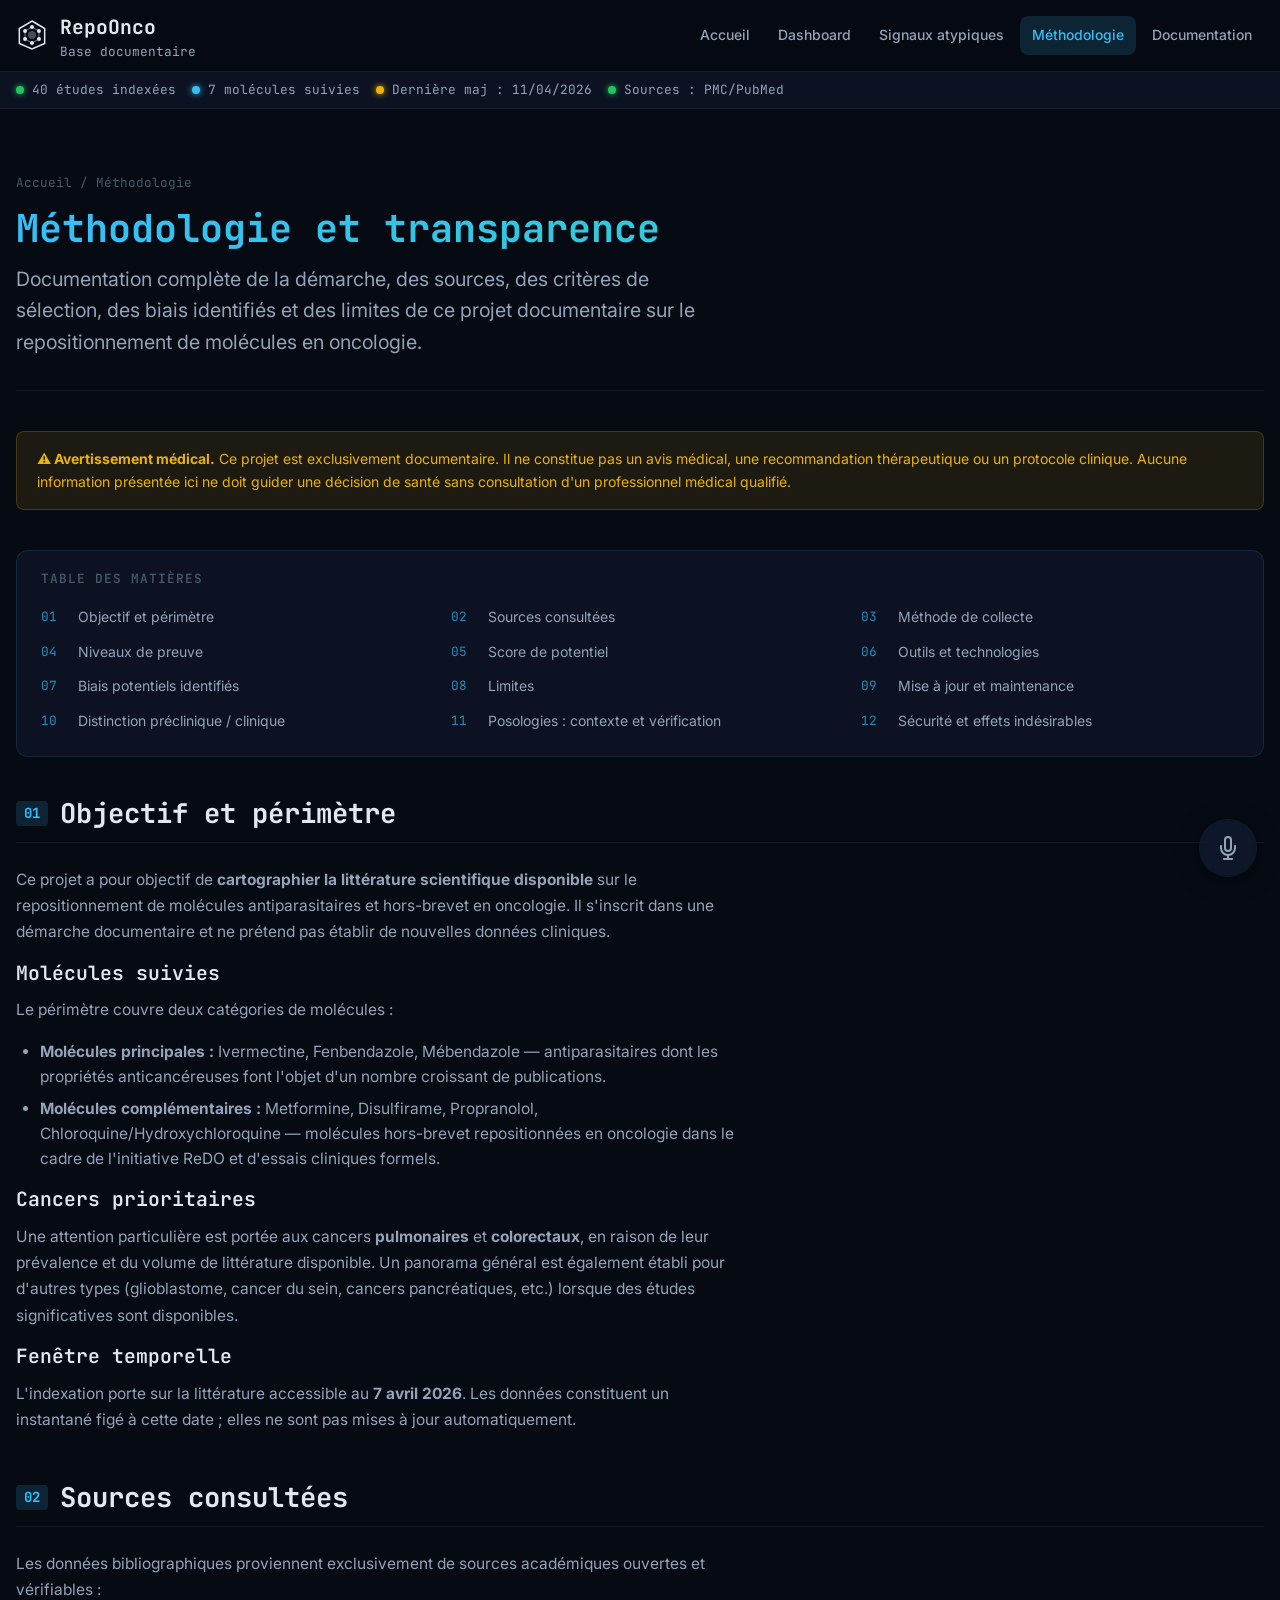
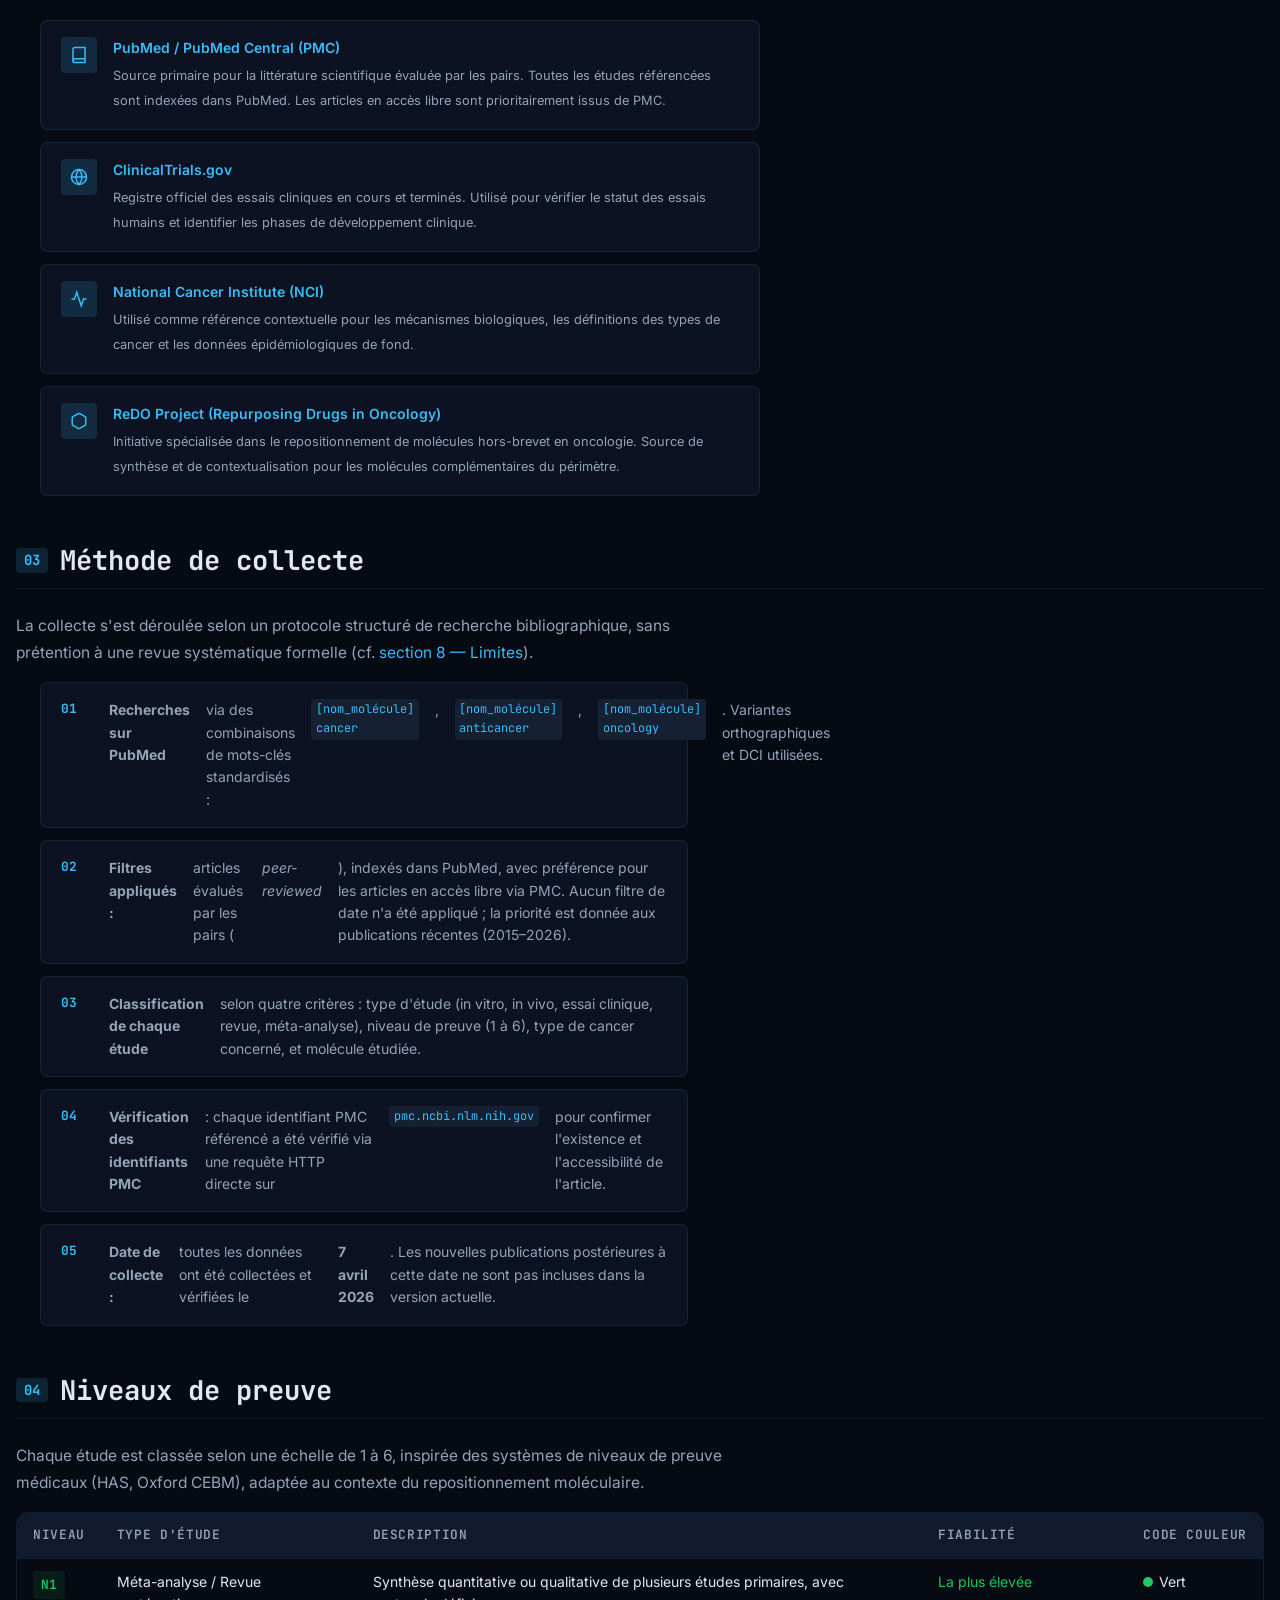
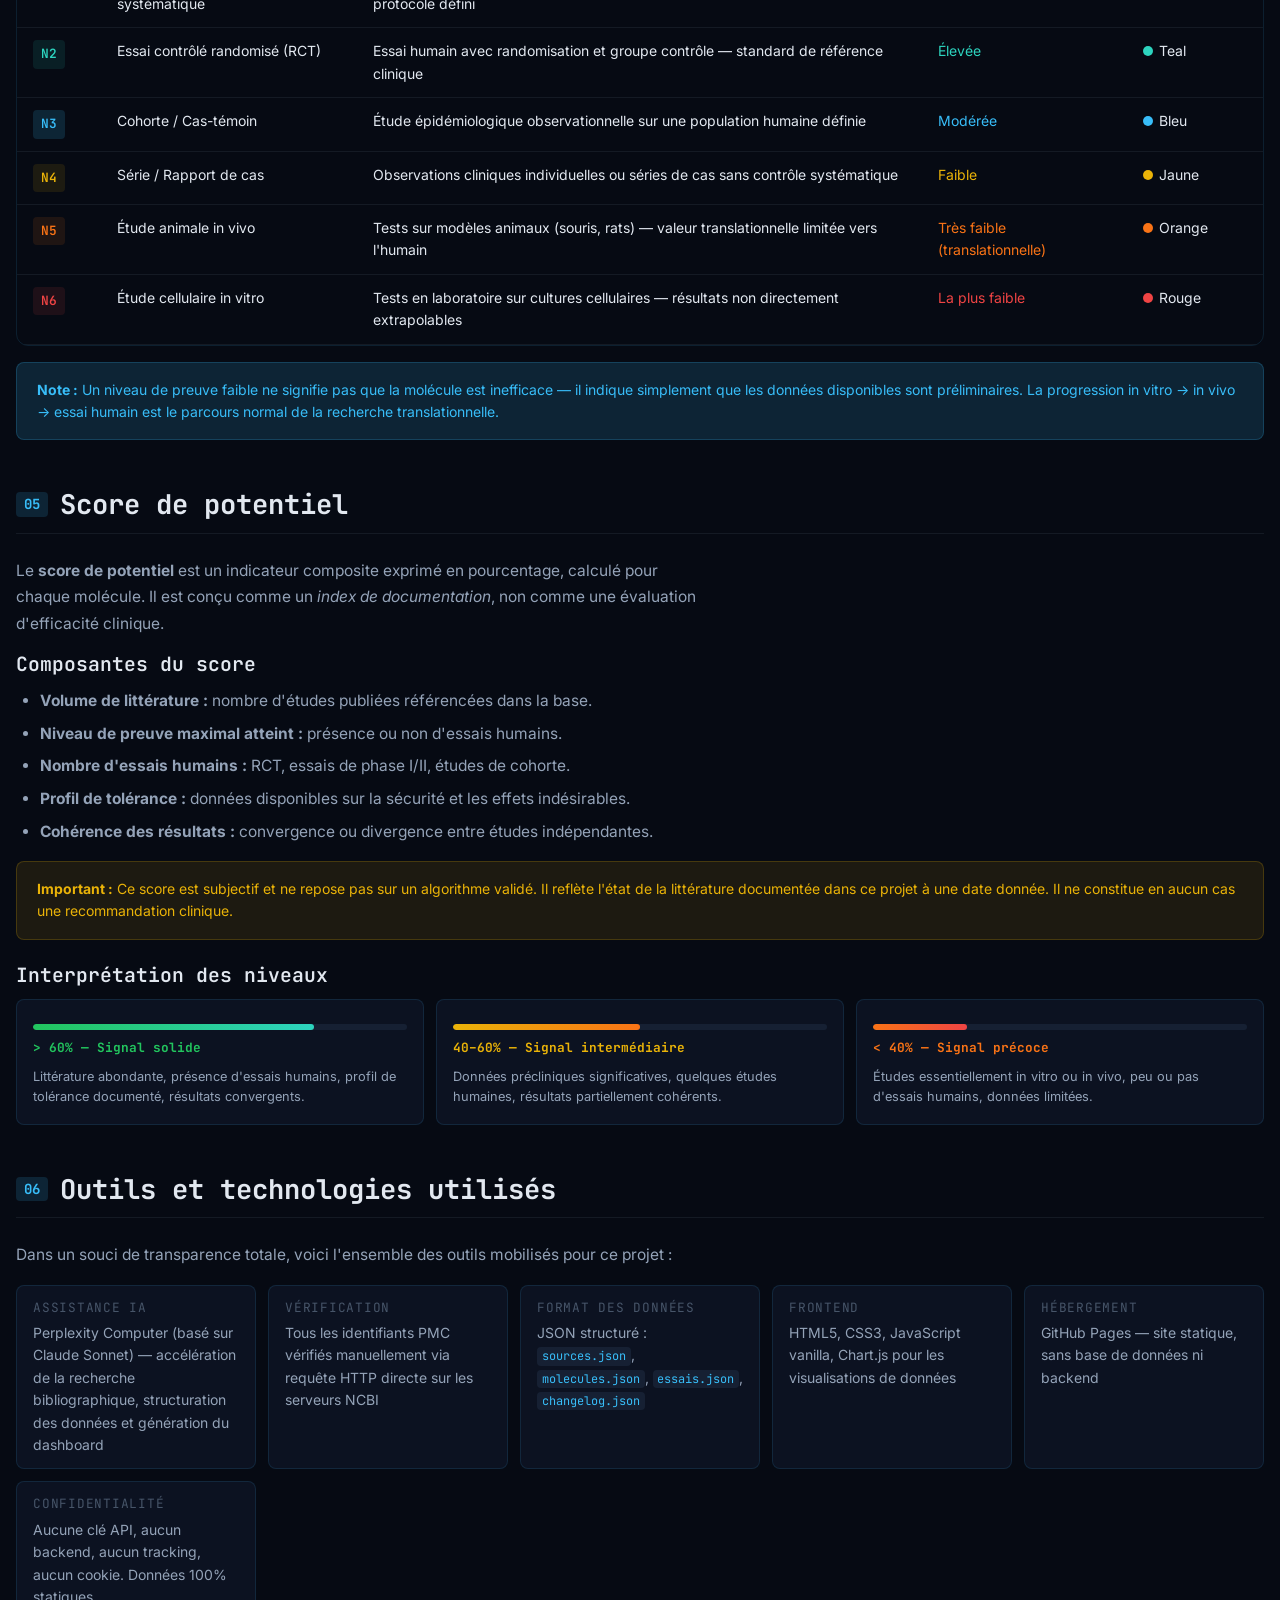
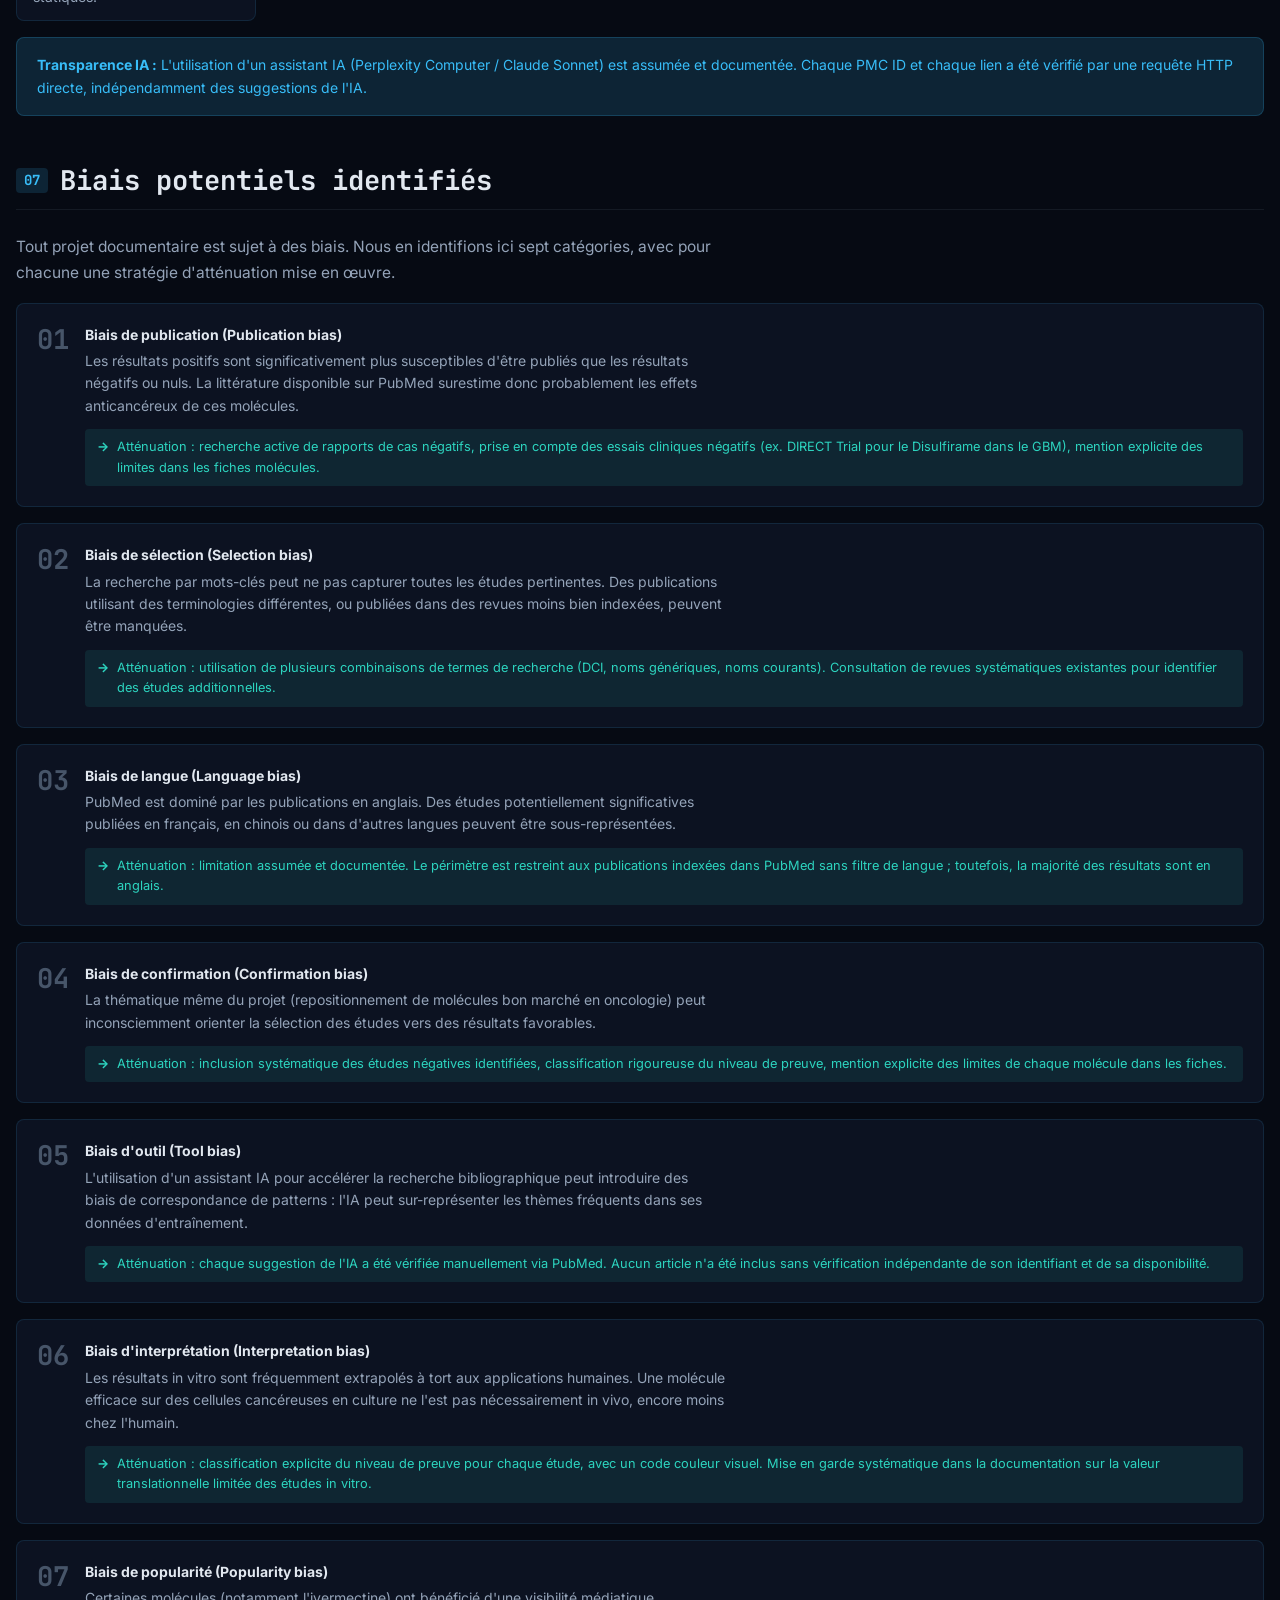
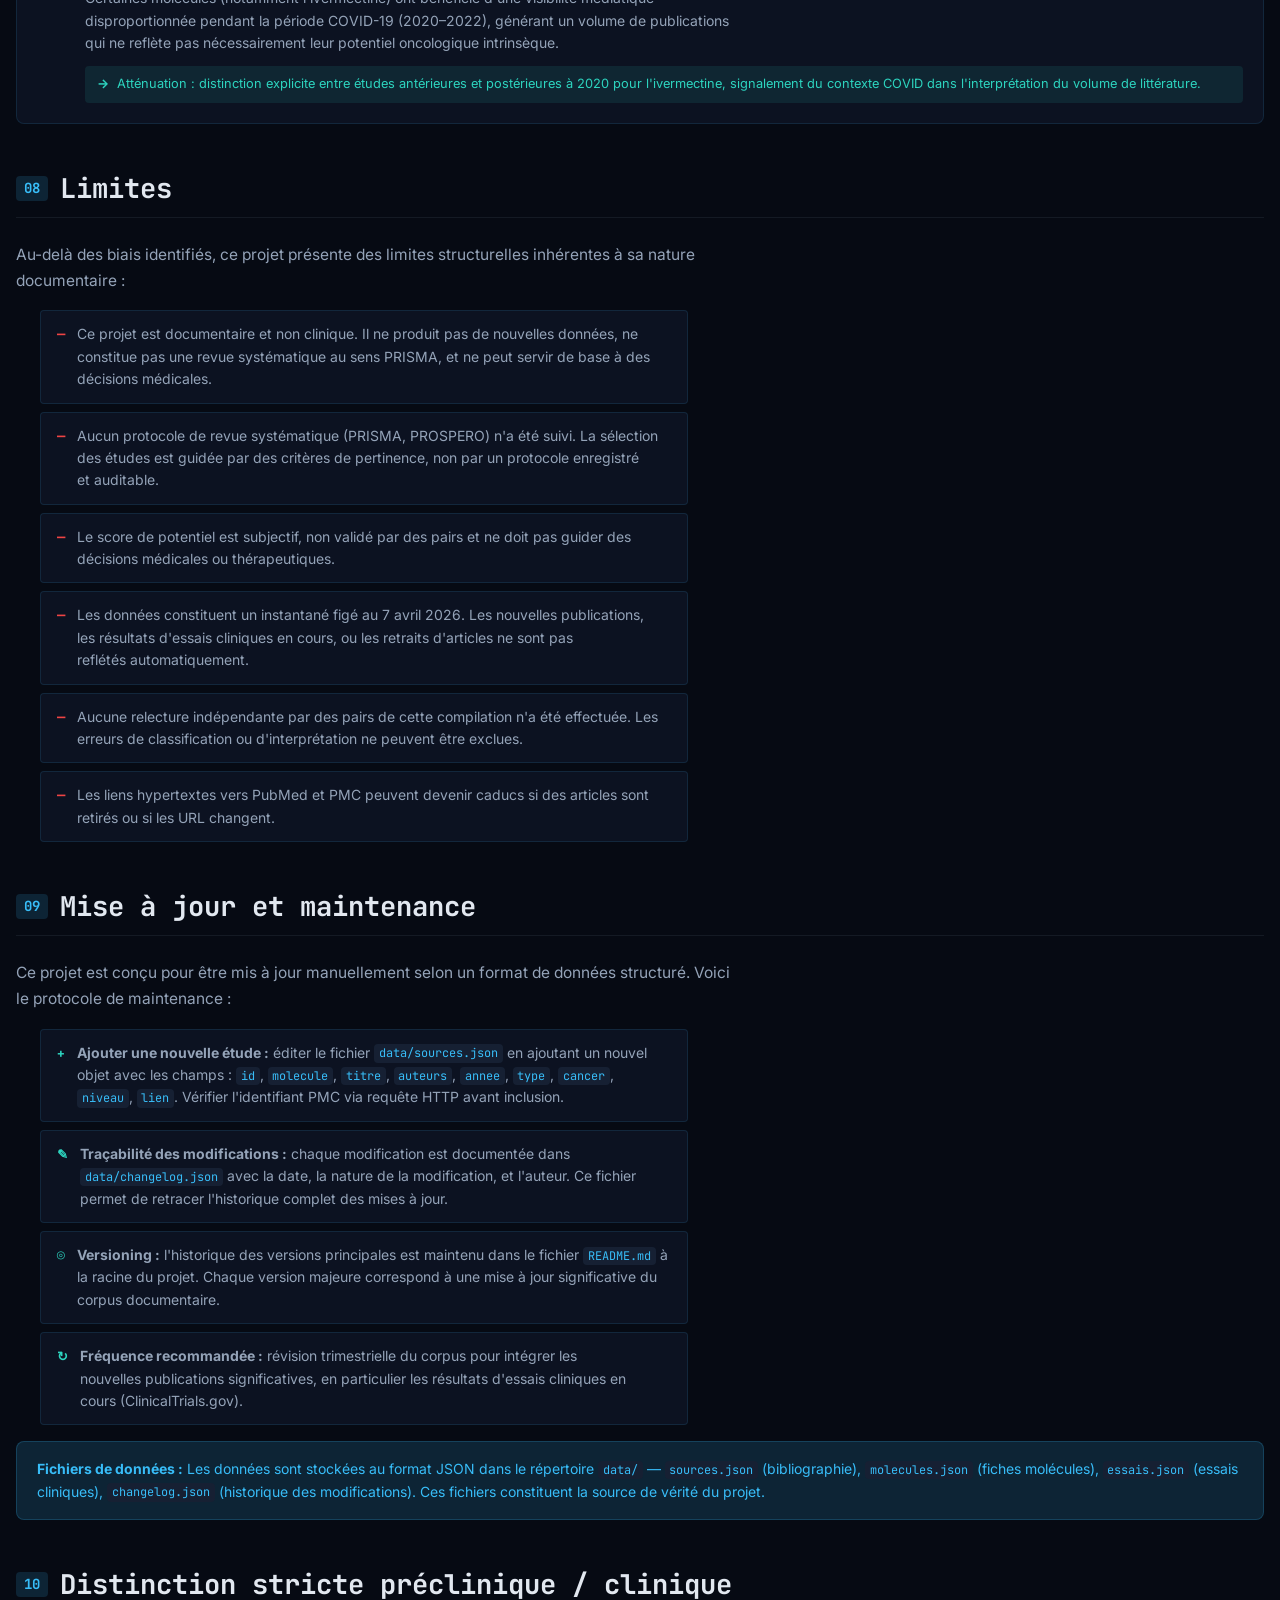
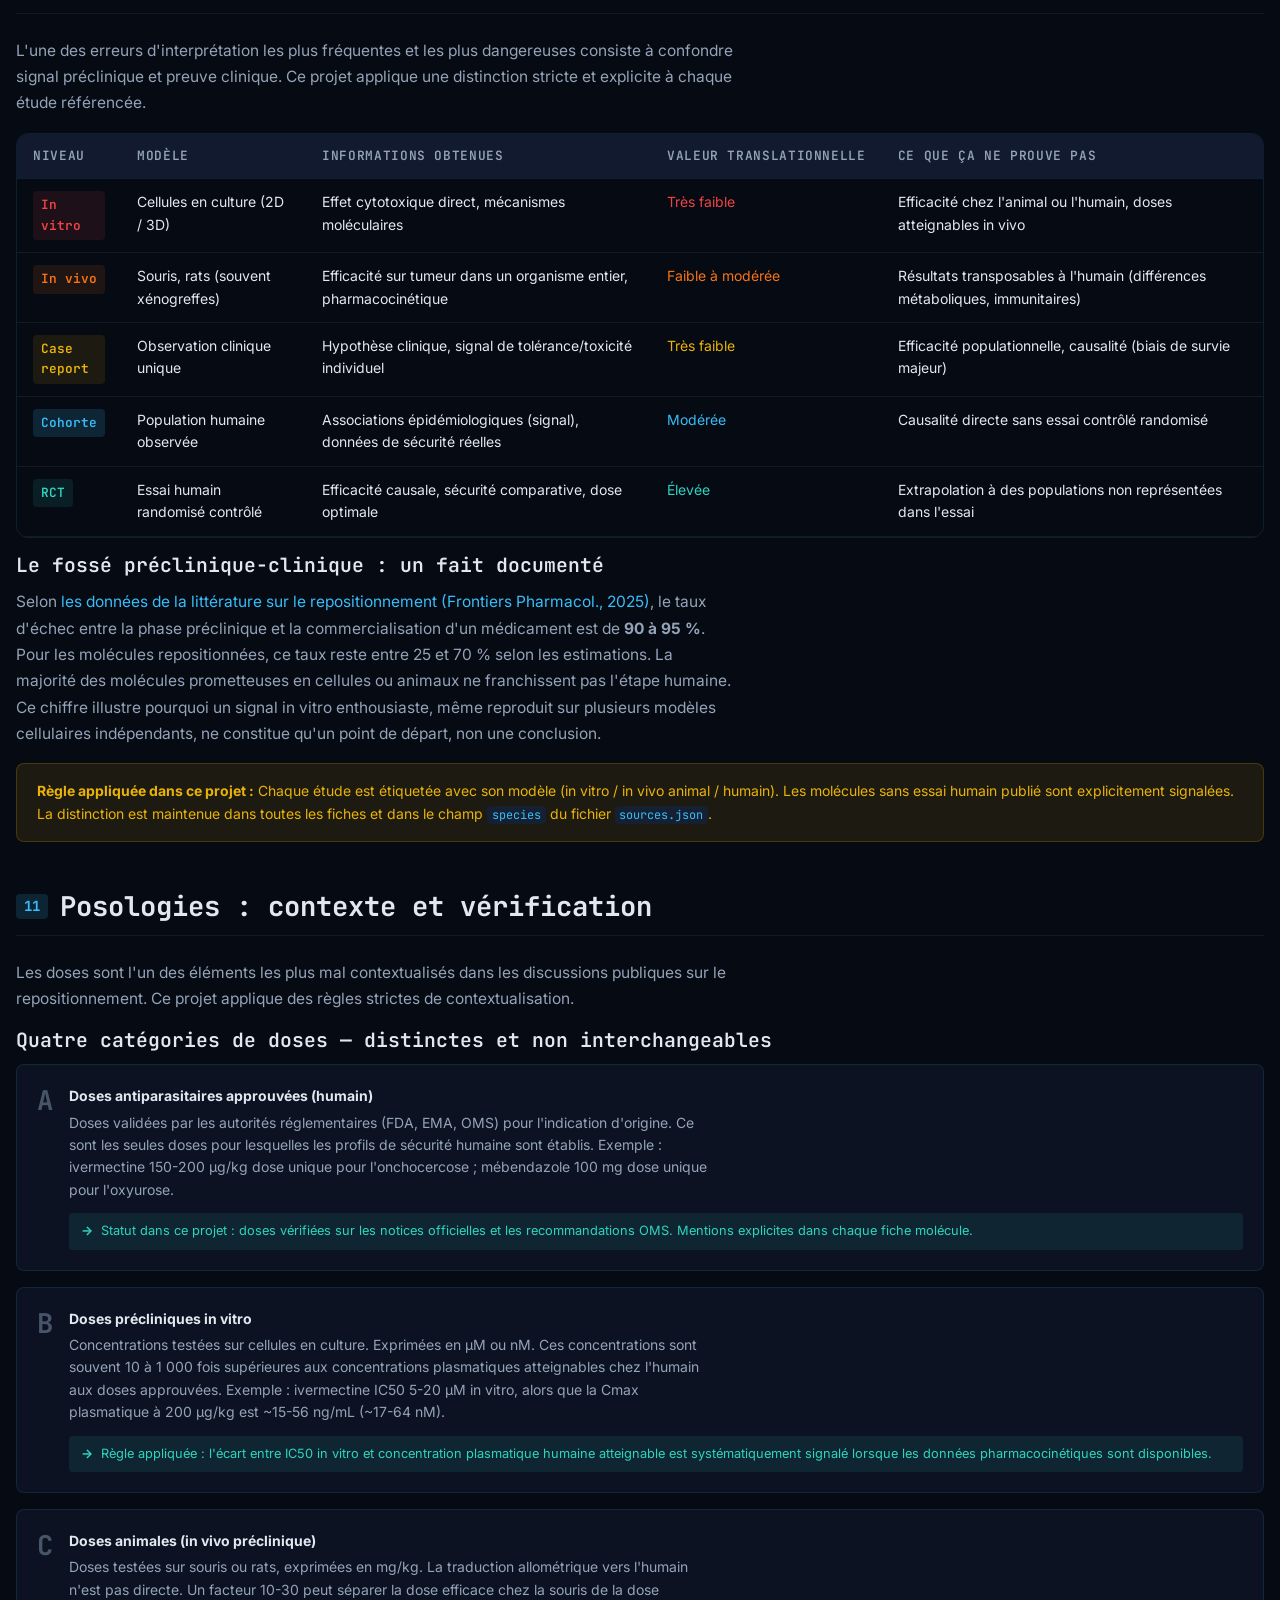
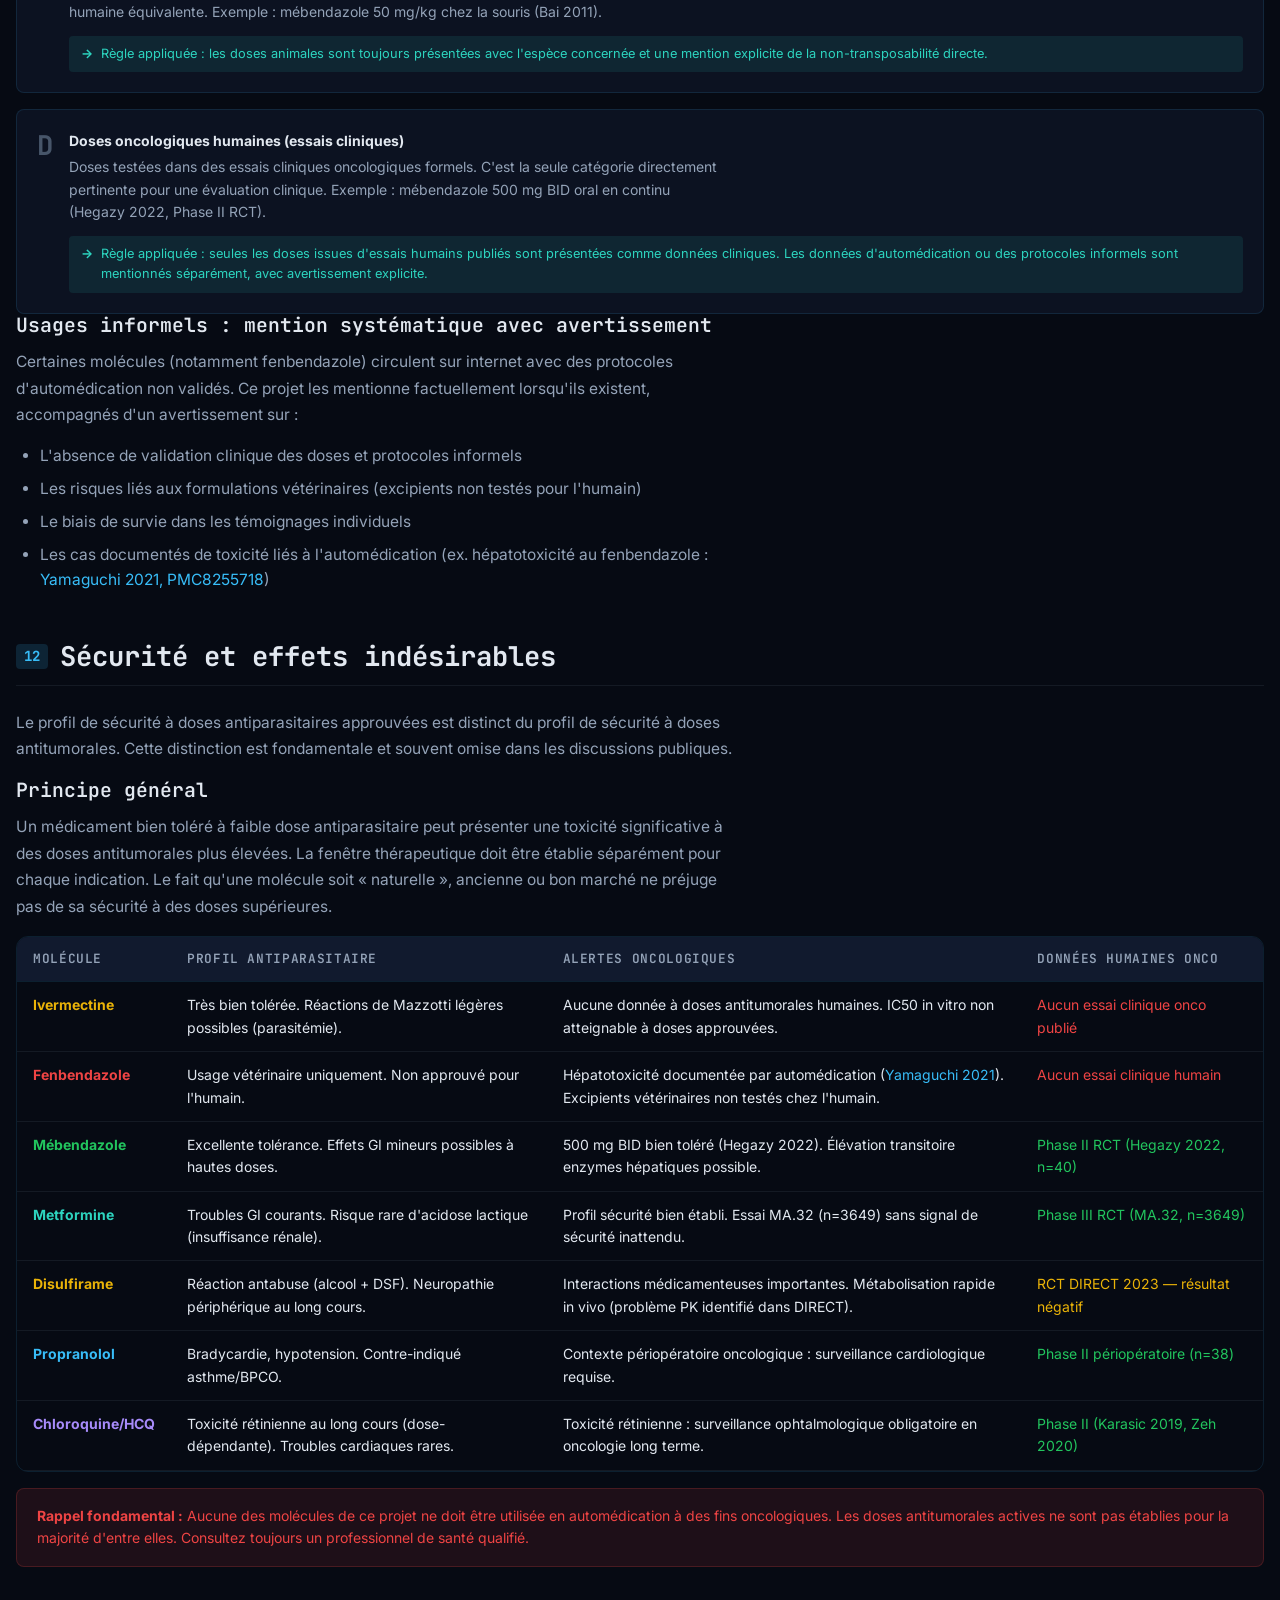
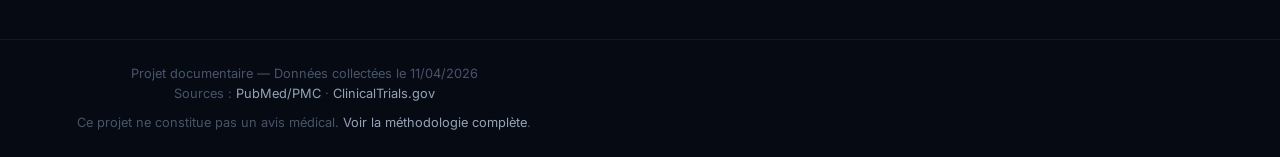
<file: methode.html>
<!DOCTYPE html>
<html lang="fr">
<head>
  <meta charset="UTF-8">
  <meta name="viewport" content="width=device-width, initial-scale=1.0">
  <meta name="description" content="Méthodologie et transparence — Projet documentaire sur le repositionnement de molécules en oncologie.">
  <title>Méthodologie et transparence — RepoOnco</title>
  <link rel="icon" type="image/svg+xml" href="./assets/img/favicon.svg">
    <link rel="stylesheet" href="./assets/css/style.css">
  <style>
    /* Page-specific additions */
    .page-hero {
      padding: var(--space-10) 0 var(--space-8);
      border-bottom: 1px solid var(--color-divider);
      margin-bottom: var(--space-10);
    }
    .page-hero .breadcrumb {
      font-family: var(--font-display);
      font-size: var(--text-xs);
      color: var(--color-text-faint);
      margin-bottom: var(--space-3);
      display: flex;
      align-items: center;
      gap: var(--space-2);
    }
    .page-hero .breadcrumb a {
      color: var(--color-text-faint);
    }
    .page-hero .breadcrumb a:hover {
      color: var(--color-primary);
    }
    .page-hero h1 {
      font-family: var(--font-display);
      font-size: var(--text-2xl);
      font-weight: 700;
      color: var(--color-text);
      margin-bottom: var(--space-3);
      background: linear-gradient(135deg, var(--color-primary), var(--color-teal));
      -webkit-background-clip: text;
      -webkit-text-fill-color: transparent;
      background-clip: text;
    }
    .page-hero .page-subtitle {
      font-size: var(--text-lg);
      color: var(--color-text-muted);
      line-height: 1.6;
      max-width: 680px;
    }
    .toc-nav {
      background: var(--color-surface);
      border: 1px solid var(--color-border);
      border-radius: var(--radius-lg);
      padding: var(--space-5) var(--space-6);
      margin-bottom: var(--space-10);
    }
    .toc-nav h3 {
      font-family: var(--font-display);
      font-size: var(--text-xs);
      font-weight: 600;
      color: var(--color-text-faint);
      text-transform: uppercase;
      letter-spacing: 0.08em;
      margin-bottom: var(--space-4);
    }
    .toc-nav ol {
      list-style: none;
      padding: 0;
      margin: 0;
      display: grid;
      grid-template-columns: repeat(auto-fit, minmax(280px, 1fr));
      gap: var(--space-1) var(--space-8);
    }
    .toc-nav li {
      margin: 0;
    }
    .toc-nav a {
      font-size: var(--text-sm);
      color: var(--color-text-muted);
      display: flex;
      align-items: center;
      gap: var(--space-2);
      padding: var(--space-1) 0;
      transition: color var(--transition);
    }
    .toc-nav a:hover {
      color: var(--color-primary);
    }
    .toc-nav .toc-num {
      font-family: var(--font-display);
      font-size: var(--text-xs);
      color: var(--color-primary);
      opacity: 0.7;
      min-width: 1.8rem;
    }

    .content-section {
      scroll-margin-top: 5rem;
    }
    .content-section h2 {
      display: flex;
      align-items: center;
      gap: var(--space-3);
      padding-bottom: var(--space-3);
      border-bottom: 1px solid var(--color-divider);
      margin-bottom: var(--space-6);
    }
    .section-num {
      font-family: var(--font-display);
      font-size: var(--text-sm);
      color: var(--color-primary);
      background: var(--color-primary-glow);
      padding: var(--space-1) var(--space-2);
      border-radius: var(--radius-sm);
      min-width: 2rem;
      text-align: center;
      flex-shrink: 0;
    }

    /* Source list */
    .source-list {
      display: flex;
      flex-direction: column;
      gap: var(--space-3);
      list-style: none;
      padding: 0;
      margin-bottom: var(--space-4);
    }
    .source-list li {
      margin: 0;
    }
    .source-item {
      display: flex;
      align-items: flex-start;
      gap: var(--space-4);
      padding: var(--space-4) var(--space-5);
      background: var(--color-surface);
      border: 1px solid var(--color-border);
      border-radius: var(--radius-md);
      transition: border-color var(--transition);
    }
    .source-item:hover {
      border-color: var(--color-border-strong);
    }
    .source-icon {
      width: 36px;
      height: 36px;
      border-radius: var(--radius-sm);
      background: var(--color-primary-glow);
      display: flex;
      align-items: center;
      justify-content: center;
      flex-shrink: 0;
      color: var(--color-primary);
    }
    .source-info strong {
      display: block;
      font-weight: 600;
      color: var(--color-text);
      margin-bottom: var(--space-1);
      font-size: var(--text-sm);
    }
    .source-info span {
      font-size: var(--text-xs);
      color: var(--color-text-muted);
    }

    /* Bias cards */
    .bias-list {
      display: flex;
      flex-direction: column;
      gap: var(--space-4);
    }
    .bias-card {
      background: var(--color-surface);
      border: 1px solid var(--color-border);
      border-radius: var(--radius-md);
      padding: var(--space-5);
      display: grid;
      grid-template-columns: auto 1fr;
      gap: var(--space-4);
    }
    .bias-number {
      font-family: var(--font-display);
      font-size: var(--text-xl);
      font-weight: 700;
      color: var(--color-text-faint);
      line-height: 1;
      padding-top: 2px;
    }
    .bias-content strong {
      display: block;
      color: var(--color-text);
      font-size: var(--text-sm);
      margin-bottom: var(--space-1);
    }
    .bias-content p {
      font-size: var(--text-sm);
      color: var(--color-text-muted);
      margin-bottom: var(--space-3);
      line-height: 1.6;
    }
    .bias-mitigation {
      font-size: var(--text-xs);
      color: var(--color-teal);
      background: var(--color-teal-bg);
      border-radius: var(--radius-sm);
      padding: var(--space-2) var(--space-3);
      display: flex;
      align-items: flex-start;
      gap: var(--space-2);
    }
    .bias-mitigation::before {
      content: "→";
      flex-shrink: 0;
      font-weight: 700;
    }

    /* Score levels */
    .score-levels {
      display: grid;
      grid-template-columns: repeat(auto-fit, minmax(220px, 1fr));
      gap: var(--space-3);
      margin-bottom: var(--space-4);
    }
    .score-level-card {
      background: var(--color-surface);
      border: 1px solid var(--color-border);
      border-radius: var(--radius-md);
      padding: var(--space-4);
    }
    .score-level-label {
      font-family: var(--font-display);
      font-size: var(--text-xs);
      font-weight: 700;
      margin-bottom: var(--space-2);
    }
    .score-level-desc {
      font-size: var(--text-xs);
      color: var(--color-text-muted);
    }
    .score-bar-container { margin-bottom: var(--space-2); }

    /* Tech stack grid */
    .tech-grid {
      display: grid;
      grid-template-columns: repeat(auto-fit, minmax(200px, 1fr));
      gap: var(--space-3);
      margin-bottom: var(--space-4);
    }
    .tech-item {
      background: var(--color-surface);
      border: 1px solid var(--color-border);
      border-radius: var(--radius-md);
      padding: var(--space-3) var(--space-4);
    }
    .tech-item dt {
      font-family: var(--font-display);
      font-size: var(--text-xs);
      color: var(--color-text-faint);
      text-transform: uppercase;
      letter-spacing: 0.06em;
      margin-bottom: var(--space-1);
    }
    .tech-item dd {
      font-size: var(--text-sm);
      color: var(--color-text-muted);
    }

    /* Limits list */
    .limits-list {
      list-style: none;
      padding: 0;
      margin-bottom: var(--space-4);
      display: flex;
      flex-direction: column;
      gap: var(--space-2);
    }
    .limits-list li {
      display: flex;
      align-items: flex-start;
      gap: var(--space-3);
      padding: var(--space-3) var(--space-4);
      background: var(--color-surface);
      border: 1px solid var(--color-border);
      border-radius: var(--radius-sm);
      font-size: var(--text-sm);
      color: var(--color-text-muted);
      margin: 0;
    }
    .limits-list li::before {
      content: "—";
      color: var(--color-danger);
      font-family: var(--font-display);
      flex-shrink: 0;
      font-weight: 700;
    }

    /* Keyword code */
    code {
      font-family: var(--font-display);
      font-size: 0.85em;
      background: var(--color-surface-3);
      color: var(--color-primary);
      padding: 0.1em 0.4em;
      border-radius: var(--radius-sm);
    }

    /* Collection steps */
    .steps-list {
      list-style: none;
      padding: 0;
      margin-bottom: var(--space-4);
      counter-reset: steps;
      display: flex;
      flex-direction: column;
      gap: var(--space-3);
    }
    .steps-list li {
      counter-increment: steps;
      display: flex;
      align-items: flex-start;
      gap: var(--space-4);
      margin: 0;
      padding: var(--space-4) var(--space-5);
      background: var(--color-surface);
      border: 1px solid var(--color-border);
      border-radius: var(--radius-md);
      font-size: var(--text-sm);
      color: var(--color-text-muted);
      line-height: 1.6;
    }
    .steps-list li::before {
      content: counter(steps, decimal-leading-zero);
      font-family: var(--font-display);
      font-size: var(--text-xs);
      font-weight: 700;
      color: var(--color-primary);
      flex-shrink: 0;
      min-width: 2rem;
    }

    /* Maintenance steps */
    .maintenance-list {
      list-style: none;
      padding: 0;
      margin-bottom: var(--space-4);
      display: flex;
      flex-direction: column;
      gap: var(--space-2);
    }
    .maintenance-list li {
      display: flex;
      align-items: flex-start;
      gap: var(--space-3);
      padding: var(--space-3) var(--space-4);
      background: var(--color-surface);
      border: 1px solid var(--color-border);
      border-radius: var(--radius-sm);
      font-size: var(--text-sm);
      color: var(--color-text-muted);
      margin: 0;
    }
    .maintenance-list li .maint-icon {
      color: var(--color-teal);
      flex-shrink: 0;
      font-family: var(--font-display);
      font-size: var(--text-xs);
      font-weight: 700;
      padding-top: 2px;
    }

    /* Evidence table wrapper */
    .table-wrapper {
      overflow-x: auto;
      border-radius: var(--radius-lg);
      border: 1px solid var(--color-border);
      margin-bottom: var(--space-4);
    }
    .table-wrapper .data-table {
      border: none;
    }
    .table-wrapper .data-table th:first-child,
    .table-wrapper .data-table td:first-child {
      width: 80px;
    }
    .color-dot {
      display: inline-block;
      width: 10px;
      height: 10px;
      border-radius: 50%;
      margin-right: 6px;
    }
  </style>
</head>
<body>
  <div class="site-wrapper">

    <!-- HEADER -->
    <header class="site-header">
      <div class="header-inner">
        <a href="./index.html" class="site-logo">
          <svg width="32" height="32" viewBox="0 0 32 32" fill="none" xmlns="http://www.w3.org/2000/svg" aria-label="Logo">
            <path d="M16 2L28.66 9.5V24.5L16 30L3.34 24.5V9.5L16 2Z" stroke="currentColor" stroke-width="1.5" fill="none"/>
            <circle cx="16" cy="16" r="4" fill="currentColor" opacity="0.3"/>
            <circle cx="16" cy="8" r="2" fill="currentColor"/>
            <circle cx="22.93" cy="12" r="2" fill="currentColor"/>
            <circle cx="22.93" cy="20" r="2" fill="currentColor"/>
            <circle cx="16" cy="24" r="2" fill="currentColor"/>
            <circle cx="9.07" cy="20" r="2" fill="currentColor"/>
            <circle cx="9.07" cy="12" r="2" fill="currentColor"/>
            <line x1="16" y1="8" x2="22.93" y2="12" stroke="currentColor" stroke-width="1" opacity="0.5"/>
            <line x1="22.93" y1="12" x2="22.93" y2="20" stroke="currentColor" stroke-width="1" opacity="0.5"/>
            <line x1="22.93" y1="20" x2="16" y2="24" stroke="currentColor" stroke-width="1" opacity="0.5"/>
            <line x1="16" y1="24" x2="9.07" y2="20" stroke="currentColor" stroke-width="1" opacity="0.5"/>
            <line x1="9.07" y1="20" x2="9.07" y2="12" stroke="currentColor" stroke-width="1" opacity="0.5"/>
            <line x1="9.07" y1="12" x2="16" y2="8" stroke="currentColor" stroke-width="1" opacity="0.5"/>
          </svg>
          <span>RepoOnco<span class="logo-sub">Base documentaire</span></span>
        </a>
        <button class="nav-toggle" aria-label="Menu" onclick="document.querySelector('.nav-links').classList.toggle('open')">
          <svg width="24" height="24" viewBox="0 0 24 24" fill="none" stroke="currentColor" stroke-width="2"><path d="M3 12h18M3 6h18M3 18h18"/></svg>
        </button>
        <nav><ul class="nav-links">
          <li><a href="./index.html">Accueil</a></li>
          <li><a href="./dashboard.html">Dashboard</a></li>
          <li><a href="./signaux-atypiques.html">Signaux atypiques</a></li>
          <li><a href="./methode.html" class="active">Méthodologie</a></li>
          <li><a href="./documentation.html">Documentation</a></li>
        </ul></nav>
      </div>
    </header>

    <!-- STATUS BAR -->
    <div class="status-bar">
      <div class="status-item"><span class="status-dot green"></span> 40 études indexées</div>
      <div class="status-item"><span class="status-dot blue"></span> 7 molécules suivies</div>
      <div class="status-item"><span class="status-dot yellow"></span> Dernière maj : 11/04/2026</div>
      <div class="status-item"><span class="status-dot green"></span> Sources : PMC/PubMed</div>
    </div>

    <!-- MAIN -->
    <main class="main-content">

      <!-- Page Hero -->
      <div class="page-hero">
        <div class="breadcrumb">
          <a href="./index.html">Accueil</a>
          <span>/</span>
          <span>Méthodologie</span>
        </div>
        <h1>Méthodologie et transparence</h1>
        <p class="page-subtitle">
          Documentation complète de la démarche, des sources, des critères de sélection, des biais identifiés
          et des limites de ce projet documentaire sur le repositionnement de molécules en oncologie.
        </p>
      </div>

      <!-- Alert -->
      <div class="alert-box warning" style="margin-bottom: var(--space-10);">
        <strong>⚠ Avertissement médical.</strong> Ce projet est exclusivement documentaire. Il ne constitue pas un avis médical, une recommandation thérapeutique ou un protocole clinique. Aucune information présentée ici ne doit guider une décision de santé sans consultation d'un professionnel médical qualifié.
      </div>

      <!-- Table of Contents -->
      <nav class="toc-nav" aria-label="Table des matières">
        <h3>Table des matières</h3>
        <ol>
          <li><a href="#objectif"><span class="toc-num">01</span>Objectif et périmètre</a></li>
          <li><a href="#sources"><span class="toc-num">02</span>Sources consultées</a></li>
          <li><a href="#collecte"><span class="toc-num">03</span>Méthode de collecte</a></li>
          <li><a href="#niveaux"><span class="toc-num">04</span>Niveaux de preuve</a></li>
          <li><a href="#score"><span class="toc-num">05</span>Score de potentiel</a></li>
          <li><a href="#outils"><span class="toc-num">06</span>Outils et technologies</a></li>
          <li><a href="#biais"><span class="toc-num">07</span>Biais potentiels identifiés</a></li>
          <li><a href="#limites"><span class="toc-num">08</span>Limites</a></li>
          <li><a href="#maintenance"><span class="toc-num">09</span>Mise à jour et maintenance</a></li>
          <li><a href="#preclinique-clinique"><span class="toc-num">10</span>Distinction préclinique / clinique</a></li>
          <li><a href="#posologies"><span class="toc-num">11</span>Posologies : contexte et vérification</a></li>
          <li><a href="#securite"><span class="toc-num">12</span>Sécurité et effets indésirables</a></li>
        </ol>
      </nav>

      <!-- SECTION 1: Objectif -->
      <section class="content-section" id="objectif">
        <h2>
          <span class="section-num">01</span>
          Objectif et périmètre
        </h2>
        <p>
          Ce projet a pour objectif de <strong>cartographier la littérature scientifique disponible</strong> sur le repositionnement de molécules antiparasitaires et hors-brevet en oncologie. Il s'inscrit dans une démarche documentaire et ne prétend pas établir de nouvelles données cliniques.
        </p>

        <h3>Molécules suivies</h3>
        <p>Le périmètre couvre deux catégories de molécules :</p>
        <ul>
          <li><strong>Molécules principales :</strong> Ivermectine, Fenbendazole, Mébendazole — antiparasitaires dont les propriétés anticancéreuses font l'objet d'un nombre croissant de publications.</li>
          <li><strong>Molécules complémentaires :</strong> Metformine, Disulfirame, Propranolol, Chloroquine/Hydroxychloroquine — molécules hors-brevet repositionnées en oncologie dans le cadre de l'initiative ReDO et d'essais cliniques formels.</li>
        </ul>

        <h3>Cancers prioritaires</h3>
        <p>
          Une attention particulière est portée aux cancers <strong>pulmonaires</strong> et <strong>colorectaux</strong>, en raison de leur prévalence et du volume de littérature disponible. Un panorama général est également établi pour d'autres types (glioblastome, cancer du sein, cancers pancréatiques, etc.) lorsque des études significatives sont disponibles.
        </p>

        <h3>Fenêtre temporelle</h3>
        <p>
          L'indexation porte sur la littérature accessible au <strong>7 avril 2026</strong>. Les données constituent un instantané figé à cette date ; elles ne sont pas mises à jour automatiquement.
        </p>
      </section>

      <!-- SECTION 2: Sources -->
      <section class="content-section" id="sources">
        <h2>
          <span class="section-num">02</span>
          Sources consultées
        </h2>
        <p>Les données bibliographiques proviennent exclusivement de sources académiques ouvertes et vérifiables :</p>

        <ul class="source-list">
          <li>
            <div class="source-item">
              <div class="source-icon">
                <svg width="18" height="18" viewBox="0 0 24 24" fill="none" stroke="currentColor" stroke-width="2"><path d="M4 19.5A2.5 2.5 0 0 1 6.5 17H20"/><path d="M6.5 2H20v20H6.5A2.5 2.5 0 0 1 4 19.5v-15A2.5 2.5 0 0 1 6.5 2z"/></svg>
              </div>
              <div class="source-info">
                <strong><a href="https://pubmed.ncbi.nlm.nih.gov/" target="_blank" rel="noopener noreferrer">PubMed / PubMed Central (PMC)</a></strong>
                <span>Source primaire pour la littérature scientifique évaluée par les pairs. Toutes les études référencées sont indexées dans PubMed. Les articles en accès libre sont prioritairement issus de PMC.</span>
              </div>
            </div>
          </li>
          <li>
            <div class="source-item">
              <div class="source-icon">
                <svg width="18" height="18" viewBox="0 0 24 24" fill="none" stroke="currentColor" stroke-width="2"><circle cx="12" cy="12" r="10"/><line x1="2" y1="12" x2="22" y2="12"/><path d="M12 2a15.3 15.3 0 0 1 4 10 15.3 15.3 0 0 1-4 10 15.3 15.3 0 0 1-4-10 15.3 15.3 0 0 1 4-10z"/></svg>
              </div>
              <div class="source-info">
                <strong><a href="https://clinicaltrials.gov/" target="_blank" rel="noopener noreferrer">ClinicalTrials.gov</a></strong>
                <span>Registre officiel des essais cliniques en cours et terminés. Utilisé pour vérifier le statut des essais humains et identifier les phases de développement clinique.</span>
              </div>
            </div>
          </li>
          <li>
            <div class="source-item">
              <div class="source-icon">
                <svg width="18" height="18" viewBox="0 0 24 24" fill="none" stroke="currentColor" stroke-width="2"><path d="M22 12h-4l-3 9L9 3l-3 9H2"/></svg>
              </div>
              <div class="source-info">
                <strong><a href="https://www.cancer.gov/" target="_blank" rel="noopener noreferrer">National Cancer Institute (NCI)</a></strong>
                <span>Utilisé comme référence contextuelle pour les mécanismes biologiques, les définitions des types de cancer et les données épidémiologiques de fond.</span>
              </div>
            </div>
          </li>
          <li>
            <div class="source-item">
              <div class="source-icon">
                <svg width="18" height="18" viewBox="0 0 24 24" fill="none" stroke="currentColor" stroke-width="2"><path d="M21 16V8a2 2 0 0 0-1-1.73l-7-4a2 2 0 0 0-2 0l-7 4A2 2 0 0 0 3 8v8a2 2 0 0 0 1 1.73l7 4a2 2 0 0 0 2 0l7-4A2 2 0 0 0 21 16z"/></svg>
              </div>
              <div class="source-info">
                <strong><a href="https://www.redo-project.org/" target="_blank" rel="noopener noreferrer">ReDO Project (Repurposing Drugs in Oncology)</a></strong>
                <span>Initiative spécialisée dans le repositionnement de molécules hors-brevet en oncologie. Source de synthèse et de contextualisation pour les molécules complémentaires du périmètre.</span>
              </div>
            </div>
          </li>
        </ul>
      </section>

      <!-- SECTION 3: Collecte -->
      <section class="content-section" id="collecte">
        <h2>
          <span class="section-num">03</span>
          Méthode de collecte
        </h2>
        <p>
          La collecte s'est déroulée selon un protocole structuré de recherche bibliographique, sans prétention à une revue systématique formelle (cf. <a href="#limites">section 8 — Limites</a>).
        </p>

        <ol class="steps-list">
          <li>
            <strong>Recherches sur PubMed</strong> via des combinaisons de mots-clés standardisés : <code>[nom_molécule] cancer</code>, <code>[nom_molécule] anticancer</code>, <code>[nom_molécule] oncology</code>. Variantes orthographiques et DCI utilisées.
          </li>
          <li>
            <strong>Filtres appliqués :</strong> articles évalués par les pairs (<em>peer-reviewed</em>), indexés dans PubMed, avec préférence pour les articles en accès libre via PMC. Aucun filtre de date n'a été appliqué ; la priorité est donnée aux publications récentes (2015–2026).
          </li>
          <li>
            <strong>Classification de chaque étude</strong> selon quatre critères : type d'étude (in vitro, in vivo, essai clinique, revue, méta-analyse), niveau de preuve (1 à 6), type de cancer concerné, et molécule étudiée.
          </li>
          <li>
            <strong>Vérification des identifiants PMC</strong> : chaque identifiant PMC référencé a été vérifié via une requête HTTP directe sur <code>pmc.ncbi.nlm.nih.gov</code> pour confirmer l'existence et l'accessibilité de l'article.
          </li>
          <li>
            <strong>Date de collecte :</strong> toutes les données ont été collectées et vérifiées le <strong>7 avril 2026</strong>. Les nouvelles publications postérieures à cette date ne sont pas incluses dans la version actuelle.
          </li>
        </ol>
      </section>

      <!-- SECTION 4: Niveaux de preuve -->
      <section class="content-section" id="niveaux">
        <h2>
          <span class="section-num">04</span>
          Niveaux de preuve
        </h2>
        <p>
          Chaque étude est classée selon une échelle de 1 à 6, inspirée des systèmes de niveaux de preuve médicaux (HAS, Oxford CEBM), adaptée au contexte du repositionnement moléculaire.
        </p>

        <div class="table-wrapper">
          <table class="data-table" aria-label="Niveaux de preuve">
            <thead>
              <tr>
                <th>Niveau</th>
                <th>Type d'étude</th>
                <th>Description</th>
                <th>Fiabilité</th>
                <th>Code couleur</th>
              </tr>
            </thead>
            <tbody>
              <tr>
                <td><span class="evidence-badge evidence-1">N1</span></td>
                <td>Méta-analyse / Revue systématique</td>
                <td>Synthèse quantitative ou qualitative de plusieurs études primaires, avec protocole défini</td>
                <td class="text-success">La plus élevée</td>
                <td><span class="color-dot" style="background:var(--color-success)"></span>Vert</td>
              </tr>
              <tr>
                <td><span class="evidence-badge evidence-2">N2</span></td>
                <td>Essai contrôlé randomisé (RCT)</td>
                <td>Essai humain avec randomisation et groupe contrôle — standard de référence clinique</td>
                <td class="text-teal" style="color:var(--color-teal)">Élevée</td>
                <td><span class="color-dot" style="background:var(--color-teal)"></span>Teal</td>
              </tr>
              <tr>
                <td><span class="evidence-badge evidence-3">N3</span></td>
                <td>Cohorte / Cas-témoin</td>
                <td>Étude épidémiologique observationnelle sur une population humaine définie</td>
                <td class="text-primary">Modérée</td>
                <td><span class="color-dot" style="background:var(--color-primary)"></span>Bleu</td>
              </tr>
              <tr>
                <td><span class="evidence-badge evidence-4">N4</span></td>
                <td>Série / Rapport de cas</td>
                <td>Observations cliniques individuelles ou séries de cas sans contrôle systématique</td>
                <td class="text-warning">Faible</td>
                <td><span class="color-dot" style="background:var(--color-warning)"></span>Jaune</td>
              </tr>
              <tr>
                <td><span class="evidence-badge evidence-5">N5</span></td>
                <td>Étude animale in vivo</td>
                <td>Tests sur modèles animaux (souris, rats) — valeur translationnelle limitée vers l'humain</td>
                <td class="text-warning" style="color:var(--color-orange)">Très faible (translationnelle)</td>
                <td><span class="color-dot" style="background:var(--color-orange)"></span>Orange</td>
              </tr>
              <tr>
                <td><span class="evidence-badge evidence-6">N6</span></td>
                <td>Étude cellulaire in vitro</td>
                <td>Tests en laboratoire sur cultures cellulaires — résultats non directement extrapolables</td>
                <td class="text-danger">La plus faible</td>
                <td><span class="color-dot" style="background:var(--color-danger)"></span>Rouge</td>
              </tr>
            </tbody>
          </table>
        </div>

        <div class="alert-box info">
          <strong>Note :</strong> Un niveau de preuve faible ne signifie pas que la molécule est inefficace — il indique simplement que les données disponibles sont préliminaires. La progression in vitro → in vivo → essai humain est le parcours normal de la recherche translationnelle.
        </div>
      </section>

      <!-- SECTION 5: Score de potentiel -->
      <section class="content-section" id="score">
        <h2>
          <span class="section-num">05</span>
          Score de potentiel
        </h2>
        <p>
          Le <strong>score de potentiel</strong> est un indicateur composite exprimé en pourcentage, calculé pour chaque molécule. Il est conçu comme un <em>index de documentation</em>, non comme une évaluation d'efficacité clinique.
        </p>

        <h3>Composantes du score</h3>
        <ul>
          <li><strong>Volume de littérature :</strong> nombre d'études publiées référencées dans la base.</li>
          <li><strong>Niveau de preuve maximal atteint :</strong> présence ou non d'essais humains.</li>
          <li><strong>Nombre d'essais humains :</strong> RCT, essais de phase I/II, études de cohorte.</li>
          <li><strong>Profil de tolérance :</strong> données disponibles sur la sécurité et les effets indésirables.</li>
          <li><strong>Cohérence des résultats :</strong> convergence ou divergence entre études indépendantes.</li>
        </ul>

        <div class="alert-box warning" style="margin-bottom: var(--space-6);">
          <strong>Important :</strong> Ce score est subjectif et ne repose pas sur un algorithme validé. Il reflète l'état de la littérature documentée dans ce projet à une date donnée. Il ne constitue en aucun cas une recommandation clinique.
        </div>

        <h3>Interprétation des niveaux</h3>
        <div class="score-levels">
          <div class="score-level-card">
            <div class="score-bar-container">
              <div class="score-bar score-high" style="width:75%"></div>
            </div>
            <div class="score-level-label text-success">&gt; 60% — Signal solide</div>
            <div class="score-level-desc">Littérature abondante, présence d'essais humains, profil de tolérance documenté, résultats convergents.</div>
          </div>
          <div class="score-level-card">
            <div class="score-bar-container">
              <div class="score-bar score-mid" style="width:50%"></div>
            </div>
            <div class="score-level-label text-warning">40–60% — Signal intermédiaire</div>
            <div class="score-level-desc">Données précliniques significatives, quelques études humaines, résultats partiellement cohérents.</div>
          </div>
          <div class="score-level-card">
            <div class="score-bar-container">
              <div class="score-bar score-low" style="width:25%"></div>
            </div>
            <div class="score-level-label" style="color:var(--color-orange)">&lt; 40% — Signal précoce</div>
            <div class="score-level-desc">Études essentiellement in vitro ou in vivo, peu ou pas d'essais humains, données limitées.</div>
          </div>
        </div>
      </section>

      <!-- SECTION 6: Outils -->
      <section class="content-section" id="outils">
        <h2>
          <span class="section-num">06</span>
          Outils et technologies utilisés
        </h2>
        <p>
          Dans un souci de transparence totale, voici l'ensemble des outils mobilisés pour ce projet :
        </p>

        <dl class="tech-grid">
          <div class="tech-item">
            <dt>Assistance IA</dt>
            <dd>Perplexity Computer (basé sur Claude Sonnet) — accélération de la recherche bibliographique, structuration des données et génération du dashboard</dd>
          </div>
          <div class="tech-item">
            <dt>Vérification</dt>
            <dd>Tous les identifiants PMC vérifiés manuellement via requête HTTP directe sur les serveurs NCBI</dd>
          </div>
          <div class="tech-item">
            <dt>Format des données</dt>
            <dd>JSON structuré : <code>sources.json</code>, <code>molecules.json</code>, <code>essais.json</code>, <code>changelog.json</code></dd>
          </div>
          <div class="tech-item">
            <dt>Frontend</dt>
            <dd>HTML5, CSS3, JavaScript vanilla, Chart.js pour les visualisations de données</dd>
          </div>
          <div class="tech-item">
            <dt>Hébergement</dt>
            <dd>GitHub Pages — site statique, sans base de données ni backend</dd>
          </div>
          <div class="tech-item">
            <dt>Confidentialité</dt>
            <dd>Aucune clé API, aucun backend, aucun tracking, aucun cookie. Données 100% statiques.</dd>
          </div>
        </dl>

        <div class="alert-box info">
          <strong>Transparence IA :</strong> L'utilisation d'un assistant IA (Perplexity Computer / Claude Sonnet) est assumée et documentée. Chaque PMC ID et chaque lien a été vérifié par une requête HTTP directe, indépendamment des suggestions de l'IA.
        </div>
      </section>

      <!-- SECTION 7: Biais -->
      <section class="content-section" id="biais">
        <h2>
          <span class="section-num">07</span>
          Biais potentiels identifiés
        </h2>
        <p>
          Tout projet documentaire est sujet à des biais. Nous en identifions ici sept catégories, avec pour chacune une stratégie d'atténuation mise en œuvre.
        </p>

        <div class="bias-list">
          <div class="bias-card">
            <div class="bias-number">01</div>
            <div class="bias-content">
              <strong>Biais de publication (Publication bias)</strong>
              <p>Les résultats positifs sont significativement plus susceptibles d'être publiés que les résultats négatifs ou nuls. La littérature disponible sur PubMed surestime donc probablement les effets anticancéreux de ces molécules.</p>
              <div class="bias-mitigation">Atténuation : recherche active de rapports de cas négatifs, prise en compte des essais cliniques négatifs (ex. DIRECT Trial pour le Disulfirame dans le GBM), mention explicite des limites dans les fiches molécules.</div>
            </div>
          </div>

          <div class="bias-card">
            <div class="bias-number">02</div>
            <div class="bias-content">
              <strong>Biais de sélection (Selection bias)</strong>
              <p>La recherche par mots-clés peut ne pas capturer toutes les études pertinentes. Des publications utilisant des terminologies différentes, ou publiées dans des revues moins bien indexées, peuvent être manquées.</p>
              <div class="bias-mitigation">Atténuation : utilisation de plusieurs combinaisons de termes de recherche (DCI, noms génériques, noms courants). Consultation de revues systématiques existantes pour identifier des études additionnelles.</div>
            </div>
          </div>

          <div class="bias-card">
            <div class="bias-number">03</div>
            <div class="bias-content">
              <strong>Biais de langue (Language bias)</strong>
              <p>PubMed est dominé par les publications en anglais. Des études potentiellement significatives publiées en français, en chinois ou dans d'autres langues peuvent être sous-représentées.</p>
              <div class="bias-mitigation">Atténuation : limitation assumée et documentée. Le périmètre est restreint aux publications indexées dans PubMed sans filtre de langue ; toutefois, la majorité des résultats sont en anglais.</div>
            </div>
          </div>

          <div class="bias-card">
            <div class="bias-number">04</div>
            <div class="bias-content">
              <strong>Biais de confirmation (Confirmation bias)</strong>
              <p>La thématique même du projet (repositionnement de molécules bon marché en oncologie) peut inconsciemment orienter la sélection des études vers des résultats favorables.</p>
              <div class="bias-mitigation">Atténuation : inclusion systématique des études négatives identifiées, classification rigoureuse du niveau de preuve, mention explicite des limites de chaque molécule dans les fiches.</div>
            </div>
          </div>

          <div class="bias-card">
            <div class="bias-number">05</div>
            <div class="bias-content">
              <strong>Biais d'outil (Tool bias)</strong>
              <p>L'utilisation d'un assistant IA pour accélérer la recherche bibliographique peut introduire des biais de correspondance de patterns : l'IA peut sur-représenter les thèmes fréquents dans ses données d'entraînement.</p>
              <div class="bias-mitigation">Atténuation : chaque suggestion de l'IA a été vérifiée manuellement via PubMed. Aucun article n'a été inclus sans vérification indépendante de son identifiant et de sa disponibilité.</div>
            </div>
          </div>

          <div class="bias-card">
            <div class="bias-number">06</div>
            <div class="bias-content">
              <strong>Biais d'interprétation (Interpretation bias)</strong>
              <p>Les résultats in vitro sont fréquemment extrapolés à tort aux applications humaines. Une molécule efficace sur des cellules cancéreuses en culture ne l'est pas nécessairement in vivo, encore moins chez l'humain.</p>
              <div class="bias-mitigation">Atténuation : classification explicite du niveau de preuve pour chaque étude, avec un code couleur visuel. Mise en garde systématique dans la documentation sur la valeur translationnelle limitée des études in vitro.</div>
            </div>
          </div>

          <div class="bias-card">
            <div class="bias-number">07</div>
            <div class="bias-content">
              <strong>Biais de popularité (Popularity bias)</strong>
              <p>Certaines molécules (notamment l'ivermectine) ont bénéficié d'une visibilité médiatique disproportionnée pendant la période COVID-19 (2020–2022), générant un volume de publications qui ne reflète pas nécessairement leur potentiel oncologique intrinsèque.</p>
              <div class="bias-mitigation">Atténuation : distinction explicite entre études antérieures et postérieures à 2020 pour l'ivermectine, signalement du contexte COVID dans l'interprétation du volume de littérature.</div>
            </div>
          </div>
        </div>
      </section>

      <!-- SECTION 8: Limites -->
      <section class="content-section" id="limites">
        <h2>
          <span class="section-num">08</span>
          Limites
        </h2>
        <p>
          Au-delà des biais identifiés, ce projet présente des limites structurelles inhérentes à sa nature documentaire :
        </p>

        <ul class="limits-list">
          <li>Ce projet est documentaire et non clinique. Il ne produit pas de nouvelles données, ne constitue pas une revue systématique au sens PRISMA, et ne peut servir de base à des décisions médicales.</li>
          <li>Aucun protocole de revue systématique (PRISMA, PROSPERO) n'a été suivi. La sélection des études est guidée par des critères de pertinence, non par un protocole enregistré et auditable.</li>
          <li>Le score de potentiel est subjectif, non validé par des pairs et ne doit pas guider des décisions médicales ou thérapeutiques.</li>
          <li>Les données constituent un instantané figé au 7 avril 2026. Les nouvelles publications, les résultats d'essais cliniques en cours, ou les retraits d'articles ne sont pas reflétés automatiquement.</li>
          <li>Aucune relecture indépendante par des pairs de cette compilation n'a été effectuée. Les erreurs de classification ou d'interprétation ne peuvent être exclues.</li>
          <li>Les liens hypertextes vers PubMed et PMC peuvent devenir caducs si des articles sont retirés ou si les URL changent.</li>
        </ul>
      </section>

      <!-- SECTION 9: Maintenance -->
      <section class="content-section" id="maintenance">
        <h2>
          <span class="section-num">09</span>
          Mise à jour et maintenance
        </h2>
        <p>
          Ce projet est conçu pour être mis à jour manuellement selon un format de données structuré. Voici le protocole de maintenance :
        </p>

        <ul class="maintenance-list">
          <li>
            <span class="maint-icon">+</span>
            <span><strong>Ajouter une nouvelle étude :</strong> éditer le fichier <code>data/sources.json</code> en ajoutant un nouvel objet avec les champs : <code>id</code>, <code>molecule</code>, <code>titre</code>, <code>auteurs</code>, <code>annee</code>, <code>type</code>, <code>cancer</code>, <code>niveau</code>, <code>lien</code>. Vérifier l'identifiant PMC via requête HTTP avant inclusion.</span>
          </li>
          <li>
            <span class="maint-icon">✎</span>
            <span><strong>Traçabilité des modifications :</strong> chaque modification est documentée dans <code>data/changelog.json</code> avec la date, la nature de la modification, et l'auteur. Ce fichier permet de retracer l'historique complet des mises à jour.</span>
          </li>
          <li>
            <span class="maint-icon">◎</span>
            <span><strong>Versioning :</strong> l'historique des versions principales est maintenu dans le fichier <code>README.md</code> à la racine du projet. Chaque version majeure correspond à une mise à jour significative du corpus documentaire.</span>
          </li>
          <li>
            <span class="maint-icon">↻</span>
            <span><strong>Fréquence recommandée :</strong> révision trimestrielle du corpus pour intégrer les nouvelles publications significatives, en particulier les résultats d'essais cliniques en cours (ClinicalTrials.gov).</span>
          </li>
        </ul>

        <div class="alert-box info">
          <strong>Fichiers de données :</strong> Les données sont stockées au format JSON dans le répertoire <code>data/</code> — <code>sources.json</code> (bibliographie), <code>molecules.json</code> (fiches molécules), <code>essais.json</code> (essais cliniques), <code>changelog.json</code> (historique des modifications). Ces fichiers constituent la source de vérité du projet.
        </div>
      </section>

      <!-- SECTION 10: Distinction préclinique/clinique -->
      <section class="content-section" id="preclinique-clinique">
        <h2>
          <span class="section-num">10</span>
          Distinction stricte préclinique / clinique
        </h2>
        <p>
          L'une des erreurs d'interprétation les plus fréquentes et les plus dangereuses consiste à confondre signal préclinique et preuve clinique. Ce projet applique une distinction stricte et explicite à chaque étude référencée.
        </p>

        <div class="table-wrapper">
          <table class="data-table" aria-label="Distinction préclinique vs clinique">
            <thead>
              <tr>
                <th>Niveau</th>
                <th>Modèle</th>
                <th>Informations obtenues</th>
                <th>Valeur translationnelle</th>
                <th>Ce que ça ne prouve PAS</th>
              </tr>
            </thead>
            <tbody>
              <tr>
                <td><span class="evidence-badge evidence-6">In vitro</span></td>
                <td>Cellules en culture (2D / 3D)</td>
                <td>Effet cytotoxique direct, mécanismes moléculaires</td>
                <td class="text-danger">Très faible</td>
                <td>Efficacité chez l'animal ou l'humain, doses atteignables in vivo</td>
              </tr>
              <tr>
                <td><span class="evidence-badge evidence-5">In vivo</span></td>
                <td>Souris, rats (souvent xénogreffes)</td>
                <td>Efficacité sur tumeur dans un organisme entier, pharmacocinétique</td>
                <td class="text-warning" style="color: var(--color-orange);">Faible à modérée</td>
                <td>Résultats transposables à l'humain (différences métaboliques, immunitaires)</td>
              </tr>
              <tr>
                <td><span class="evidence-badge evidence-4">Case report</span></td>
                <td>Observation clinique unique</td>
                <td>Hypothèse clinique, signal de tolérance/toxicité individuel</td>
                <td class="text-warning">Très faible</td>
                <td>Efficacité populationnelle, causalité (biais de survie majeur)</td>
              </tr>
              <tr>
                <td><span class="evidence-badge evidence-3">Cohorte</span></td>
                <td>Population humaine observée</td>
                <td>Associations épidémiologiques (signal), données de sécurité réelles</td>
                <td class="text-primary">Modérée</td>
                <td>Causalité directe sans essai contrôlé randomisé</td>
              </tr>
              <tr>
                <td><span class="evidence-badge evidence-2">RCT</span></td>
                <td>Essai humain randomisé contrôlé</td>
                <td>Efficacité causale, sécurité comparative, dose optimale</td>
                <td style="color: var(--color-teal);">Élevée</td>
                <td>Extrapolation à des populations non représentées dans l'essai</td>
              </tr>
            </tbody>
          </table>
        </div>

        <h3>Le fossé préclinique-clinique : un fait documenté</h3>
        <p>
          Selon <a href="https://pmc.ncbi.nlm.nih.gov/articles/PMC12592109/" target="_blank" rel="noopener noreferrer">les données de la littérature sur le repositionnement (Frontiers Pharmacol., 2025)</a>, le taux d'échec entre la phase préclinique et la commercialisation d'un médicament est de <strong>90 à 95 %</strong>. Pour les molécules repositionnées, ce taux reste entre 25 et 70 % selon les estimations. La majorité des molécules prometteuses en cellules ou animaux ne franchissent pas l'étape humaine. Ce chiffre illustre pourquoi un signal in vitro enthousiaste, même reproduit sur plusieurs modèles cellulaires indépendants, ne constitue qu'un point de départ, non une conclusion.
        </p>

        <div class="alert-box warning">
          <strong>Règle appliquée dans ce projet :</strong> Chaque étude est étiquetée avec son modèle (in vitro / in vivo animal / humain). Les molécules sans essai humain publié sont explicitement signalées. La distinction est maintenue dans toutes les fiches et dans le champ <code>species</code> du fichier <code>sources.json</code>.
        </div>
      </section>

      <!-- SECTION 11: Posologies -->
      <section class="content-section" id="posologies">
        <h2>
          <span class="section-num">11</span>
          Posologies : contexte et vérification
        </h2>
        <p>
          Les doses sont l'un des éléments les plus mal contextualisés dans les discussions publiques sur le repositionnement. Ce projet applique des règles strictes de contextualisation.
        </p>

        <h3>Quatre catégories de doses — distinctes et non interchangeables</h3>
        <div class="bias-list">
          <div class="bias-card">
            <div class="bias-number">A</div>
            <div class="bias-content">
              <strong>Doses antiparasitaires approuvées (humain)</strong>
              <p>Doses validées par les autorités réglementaires (FDA, EMA, OMS) pour l'indication d'origine. Ce sont les seules doses pour lesquelles les profils de sécurité humaine sont établis. Exemple : ivermectine 150-200 µg/kg dose unique pour l'onchocercose ; mébendazole 100 mg dose unique pour l'oxyurose.</p>
              <div class="bias-mitigation">Statut dans ce projet : doses vérifiées sur les notices officielles et les recommandations OMS. Mentions explicites dans chaque fiche molécule.</div>
            </div>
          </div>
          <div class="bias-card">
            <div class="bias-number">B</div>
            <div class="bias-content">
              <strong>Doses précliniques in vitro</strong>
              <p>Concentrations testées sur cellules en culture. Exprimées en µM ou nM. Ces concentrations sont souvent 10 à 1 000 fois supérieures aux concentrations plasmatiques atteignables chez l'humain aux doses approuvées. Exemple : ivermectine IC50 5-20 µM in vitro, alors que la Cmax plasmatique à 200 µg/kg est ~15-56 ng/mL (~17-64 nM).</p>
              <div class="bias-mitigation">Règle appliquée : l'écart entre IC50 in vitro et concentration plasmatique humaine atteignable est systématiquement signalé lorsque les données pharmacocinétiques sont disponibles.</div>
            </div>
          </div>
          <div class="bias-card">
            <div class="bias-number">C</div>
            <div class="bias-content">
              <strong>Doses animales (in vivo préclinique)</strong>
              <p>Doses testées sur souris ou rats, exprimées en mg/kg. La traduction allométrique vers l'humain n'est pas directe. Un facteur 10-30 peut séparer la dose efficace chez la souris de la dose humaine équivalente. Exemple : mébendazole 50 mg/kg chez la souris (Bai 2011).</p>
              <div class="bias-mitigation">Règle appliquée : les doses animales sont toujours présentées avec l'espèce concernée et une mention explicite de la non-transposabilité directe.</div>
            </div>
          </div>
          <div class="bias-card">
            <div class="bias-number">D</div>
            <div class="bias-content">
              <strong>Doses oncologiques humaines (essais cliniques)</strong>
              <p>Doses testées dans des essais cliniques oncologiques formels. C'est la seule catégorie directement pertinente pour une évaluation clinique. Exemple : mébendazole 500 mg BID oral en continu (Hegazy 2022, Phase II RCT).</p>
              <div class="bias-mitigation">Règle appliquée : seules les doses issues d'essais humains publiés sont présentées comme données cliniques. Les données d'automédication ou des protocoles informels sont mentionnés séparément, avec avertissement explicite.</div>
            </div>
          </div>
        </div>

        <h3>Usages informels : mention systématique avec avertissement</h3>
        <p>
          Certaines molécules (notamment fenbendazole) circulent sur internet avec des protocoles d'automédication non validés. Ce projet les mentionne factuellement lorsqu'ils existent, accompagnés d'un avertissement sur :
        </p>
        <ul>
          <li>L'absence de validation clinique des doses et protocoles informels</li>
          <li>Les risques liés aux formulations vétérinaires (excipients non testés pour l'humain)</li>
          <li>Le biais de survie dans les témoignages individuels</li>
          <li>Les cas documentés de toxicité liés à l'automédication (ex. hépatotoxicité au fenbendazole : <a href="https://pmc.ncbi.nlm.nih.gov/articles/PMC8255718/" target="_blank" rel="noopener noreferrer">Yamaguchi 2021, PMC8255718</a>)</li>
        </ul>
      </section>

      <!-- SECTION 12: Sécurité -->
      <section class="content-section" id="securite">
        <h2>
          <span class="section-num">12</span>
          Sécurité et effets indésirables
        </h2>
        <p>
          Le profil de sécurité à doses antiparasitaires approuvées est distinct du profil de sécurité à doses antitumorales. Cette distinction est fondamentale et souvent omise dans les discussions publiques.
        </p>

        <h3>Principe général</h3>
        <p>
          Un médicament bien toléré à faible dose antiparasitaire peut présenter une toxicité significative à des doses antitumorales plus élevées. La fenêtre thérapeutique doit être établie séparément pour chaque indication. Le fait qu'une molécule soit «&nbsp;naturelle&nbsp;», ancienne ou bon marché ne préjuge pas de sa sécurité à des doses supérieures.
        </p>

        <div class="table-wrapper">
          <table class="data-table" aria-label="Profils de sécurité par molécule">
            <thead>
              <tr>
                <th>Molécule</th>
                <th>Profil antiparasitaire</th>
                <th>Alertes oncologiques</th>
                <th>Données humaines onco</th>
              </tr>
            </thead>
            <tbody>
              <tr>
                <td class="text-warning"><strong>Ivermectine</strong></td>
                <td>Très bien tolérée. Réactions de Mazzotti légères possibles (parasitémie).</td>
                <td>Aucune donnée à doses antitumorales humaines. IC50 in vitro non atteignable à doses approuvées.</td>
                <td class="text-danger">Aucun essai clinique onco publié</td>
              </tr>
              <tr>
                <td class="text-danger"><strong>Fenbendazole</strong></td>
                <td>Usage vétérinaire uniquement. Non approuvé pour l'humain.</td>
                <td>Hépatotoxicité documentée par automédication (<a href="https://pmc.ncbi.nlm.nih.gov/articles/PMC8255718/" target="_blank">Yamaguchi 2021</a>). Excipients vétérinaires non testés chez l'humain.</td>
                <td class="text-danger">Aucun essai clinique humain</td>
              </tr>
              <tr>
                <td class="text-success"><strong>Mébendazole</strong></td>
                <td>Excellente tolérance. Effets GI mineurs possibles à hautes doses.</td>
                <td>500 mg BID bien toléré (Hegazy 2022). Élévation transitoire enzymes hépatiques possible.</td>
                <td class="text-success">Phase II RCT (Hegazy 2022, n=40)</td>
              </tr>
              <tr>
                <td style="color: var(--color-teal);"><strong>Metformine</strong></td>
                <td>Troubles GI courants. Risque rare d'acidose lactique (insuffisance rénale).</td>
                <td>Profil sécurité bien établi. Essai MA.32 (n=3649) sans signal de sécurité inattendu.</td>
                <td class="text-success">Phase III RCT (MA.32, n=3649)</td>
              </tr>
              <tr>
                <td class="text-warning"><strong>Disulfirame</strong></td>
                <td>Réaction antabuse (alcool + DSF). Neuropathie périphérique au long cours.</td>
                <td>Interactions médicamenteuses importantes. Métabolisation rapide in vivo (problème PK identifié dans DIRECT).</td>
                <td class="text-warning">RCT DIRECT 2023 — résultat négatif</td>
              </tr>
              <tr>
                <td style="color: var(--color-primary);"><strong>Propranolol</strong></td>
                <td>Bradycardie, hypotension. Contre-indiqué asthme/BPCO.</td>
                <td>Contexte périopératoire oncologique : surveillance cardiologique requise.</td>
                <td class="text-success">Phase II périopératoire (n=38)</td>
              </tr>
              <tr>
                <td style="color: var(--color-purple);"><strong>Chloroquine/HCQ</strong></td>
                <td>Toxicité rétinienne au long cours (dose-dépendante). Troubles cardiaques rares.</td>
                <td>Toxicité rétinienne : surveillance ophtalmologique obligatoire en oncologie long terme.</td>
                <td class="text-success">Phase II (Karasic 2019, Zeh 2020)</td>
              </tr>
            </tbody>
          </table>
        </div>

        <div class="alert-box danger">
          <strong>Rappel fondamental :</strong> Aucune des molécules de ce projet ne doit être utilisée en automédication à des fins oncologiques. Les doses antitumorales actives ne sont pas établies pour la majorité d'entre elles. Consultez toujours un professionnel de santé qualifié.
        </div>
      </section>

    </main>

    <!-- FOOTER -->
    <footer class="site-footer">
      <p>Projet documentaire — Données collectées le 11/04/2026</p>
      <p>Sources : <a href="https://pubmed.ncbi.nlm.nih.gov/" target="_blank" rel="noopener noreferrer">PubMed/PMC</a> · <a href="https://clinicaltrials.gov/" target="_blank" rel="noopener noreferrer">ClinicalTrials.gov</a></p>
      <p style="margin-top: 0.5rem;">Ce projet ne constitue pas un avis médical. <a href="./methode.html">Voir la méthodologie complète</a>.</p>
    </footer>

  </div><!-- /site-wrapper -->
<script src="./assets/js/tts.js" defer></script>
</body>
</html>
</file>
<file: assets/css/style.css>
/* ============================================================
   ÉTUDE REPOSITIONNEMENT — SOC/NOC Dashboard Theme
   Design: Dark infrastructure monitoring aesthetic
   ============================================================ */

/* --- Fonts --- */
@import url('https://fonts.googleapis.com/css2?family=JetBrains+Mono:wght@400;500;700&family=Inter:wght@300;400;500;600;700&display=swap');

/* --- Design Tokens --- */
:root {
  /* Typography */
  --font-display: 'JetBrains Mono', 'Courier New', monospace;
  --font-body: 'Inter', 'Helvetica Neue', sans-serif;
  --text-xs: clamp(0.7rem, 0.65rem + 0.25vw, 0.8rem);
  --text-sm: clamp(0.8rem, 0.75rem + 0.25vw, 0.875rem);
  --text-base: clamp(0.875rem, 0.85rem + 0.15vw, 1rem);
  --text-lg: clamp(1rem, 0.95rem + 0.35vw, 1.25rem);
  --text-xl: clamp(1.25rem, 1.1rem + 0.75vw, 1.75rem);
  --text-2xl: clamp(1.5rem, 1.2rem + 1.5vw, 2.5rem);

  /* Spacing (4px system) */
  --space-1: 0.25rem;
  --space-2: 0.5rem;
  --space-3: 0.75rem;
  --space-4: 1rem;
  --space-5: 1.25rem;
  --space-6: 1.5rem;
  --space-8: 2rem;
  --space-10: 2.5rem;
  --space-12: 3rem;
  --space-16: 4rem;
  --space-20: 5rem;

  /* SOC/NOC Colors */
  --color-bg: #060a13;
  --color-surface: #0c1221;
  --color-surface-2: #111a2e;
  --color-surface-3: #162033;
  --color-border: rgba(56, 189, 248, 0.12);
  --color-border-strong: rgba(56, 189, 248, 0.25);
  --color-divider: rgba(148, 163, 184, 0.1);

  /* Text */
  --color-text: #e2e8f0;
  --color-text-muted: #94a3b8;
  --color-text-faint: #475569;
  --color-text-inverse: #0f172a;

  /* Status Colors */
  --color-primary: #38bdf8;
  --color-primary-hover: #7dd3fc;
  --color-primary-glow: rgba(56, 189, 248, 0.15);
  --color-success: #22c55e;
  --color-success-bg: rgba(34, 197, 94, 0.1);
  --color-warning: #eab308;
  --color-warning-bg: rgba(234, 179, 8, 0.1);
  --color-danger: #ef4444;
  --color-danger-bg: rgba(239, 68, 68, 0.1);
  --color-orange: #f97316;
  --color-orange-bg: rgba(249, 115, 22, 0.1);
  --color-purple: #a78bfa;
  --color-purple-bg: rgba(167, 139, 250, 0.1);
  --color-teal: #2dd4bf;
  --color-teal-bg: rgba(45, 212, 191, 0.1);

  /* Radius */
  --radius-sm: 0.25rem;
  --radius-md: 0.5rem;
  --radius-lg: 0.75rem;

  /* Transitions */
  --transition: 180ms cubic-bezier(0.16, 1, 0.3, 1);

  /* Shadows */
  --shadow-sm: 0 1px 3px rgba(0,0,0,0.3);
  --shadow-md: 0 4px 12px rgba(0,0,0,0.4);
  --shadow-lg: 0 12px 32px rgba(0,0,0,0.5);
  --shadow-glow: 0 0 20px rgba(56, 189, 248, 0.08);

  /* Content widths */
  --content-narrow: 640px;
  --content-default: 960px;
  --content-wide: 1280px;
}

/* --- Reset --- */
*, *::before, *::after { box-sizing: border-box; margin: 0; padding: 0; }

html {
  -webkit-font-smoothing: antialiased;
  -moz-osx-font-smoothing: grayscale;
  text-rendering: optimizeLegibility;
  scroll-behavior: smooth;
  scroll-padding-top: var(--space-16);
}

body {
  min-height: 100dvh;
  line-height: 1.6;
  font-family: var(--font-body);
  font-size: var(--text-base);
  color: var(--color-text);
  background-color: var(--color-bg);
}

img, picture, video, canvas, svg { display: block; max-width: 100%; height: auto; }
input, button, textarea, select { font: inherit; color: inherit; }
h1, h2, h3, h4, h5, h6 { text-wrap: balance; line-height: 1.2; }
p, li, figcaption { text-wrap: pretty; max-width: 72ch; }
button { cursor: pointer; background: none; border: none; }
table { border-collapse: collapse; width: 100%; }
a { color: var(--color-primary); text-decoration: none; transition: color var(--transition); }
a:hover { color: var(--color-primary-hover); }

::selection {
  background: rgba(56, 189, 248, 0.25);
  color: var(--color-text);
}

:focus-visible {
  outline: 2px solid var(--color-primary);
  outline-offset: 3px;
  border-radius: var(--radius-sm);
}

@media (prefers-reduced-motion: reduce) {
  *, *::before, *::after {
    animation-duration: 0.01ms !important;
    transition-duration: 0.01ms !important;
    scroll-behavior: auto !important;
  }
}

/* --- Layout --- */
.site-wrapper {
  display: flex;
  flex-direction: column;
  min-height: 100dvh;
}

.main-content {
  flex: 1;
  padding: var(--space-6) var(--space-4);
  max-width: var(--content-wide);
  margin: 0 auto;
  width: 100%;
}

/* --- Header / Nav --- */
.site-header {
  position: sticky;
  top: 0;
  z-index: 100;
  background: rgba(6, 10, 19, 0.92);
  backdrop-filter: blur(12px);
  border-bottom: 1px solid var(--color-border);
  padding: var(--space-3) var(--space-4);
}

.header-inner {
  max-width: var(--content-wide);
  margin: 0 auto;
  display: flex;
  align-items: center;
  justify-content: space-between;
  gap: var(--space-4);
}

.site-logo {
  display: flex;
  align-items: center;
  gap: var(--space-3);
  font-family: var(--font-display);
  font-size: var(--text-lg);
  font-weight: 700;
  color: var(--color-text);
  text-decoration: none;
}

.site-logo svg { flex-shrink: 0; }

.site-logo .logo-sub {
  font-size: var(--text-xs);
  font-weight: 400;
  color: var(--color-text-muted);
  display: block;
  line-height: 1.2;
}

.nav-links {
  display: flex;
  gap: var(--space-1);
  list-style: none;
}

.nav-links a {
  display: flex;
  align-items: center;
  gap: var(--space-2);
  padding: var(--space-2) var(--space-3);
  border-radius: var(--radius-md);
  font-size: var(--text-sm);
  font-weight: 500;
  color: var(--color-text-muted);
  transition: all var(--transition);
  white-space: nowrap;
}

.nav-links a:hover,
.nav-links a.active {
  color: var(--color-text);
  background: var(--color-primary-glow);
}

.nav-links a.active {
  color: var(--color-primary);
}

/* Mobile nav */
.nav-toggle {
  display: none;
  padding: var(--space-2);
  color: var(--color-text-muted);
}

@media (max-width: 768px) {
  .nav-toggle { display: flex; }
  .nav-links {
    display: none;
    position: absolute;
    top: 100%;
    left: 0;
    right: 0;
    flex-direction: column;
    background: var(--color-surface);
    border-bottom: 1px solid var(--color-border);
    padding: var(--space-2);
  }
  .nav-links.open { display: flex; }
  .header-inner { flex-wrap: wrap; }
}

/* --- Status Bar --- */
.status-bar {
  display: flex;
  align-items: center;
  gap: var(--space-4);
  padding: var(--space-2) var(--space-4);
  background: var(--color-surface);
  border-bottom: 1px solid var(--color-divider);
  font-family: var(--font-display);
  font-size: var(--text-xs);
  color: var(--color-text-muted);
  overflow-x: auto;
}

.status-bar .status-item {
  display: flex;
  align-items: center;
  gap: var(--space-2);
  white-space: nowrap;
}

.status-dot {
  width: 8px;
  height: 8px;
  border-radius: 50%;
  flex-shrink: 0;
}

.status-dot.green { background: var(--color-success); box-shadow: 0 0 6px var(--color-success); }
.status-dot.yellow { background: var(--color-warning); box-shadow: 0 0 6px var(--color-warning); }
.status-dot.red { background: var(--color-danger); box-shadow: 0 0 6px var(--color-danger); }
.status-dot.blue { background: var(--color-primary); box-shadow: 0 0 6px var(--color-primary); }

/* --- KPI Cards --- */
.kpi-grid {
  display: grid;
  grid-template-columns: repeat(auto-fit, minmax(200px, 1fr));
  gap: var(--space-4);
  margin-bottom: var(--space-8);
}

.kpi-card {
  background: var(--color-surface);
  border: 1px solid var(--color-border);
  border-radius: var(--radius-lg);
  padding: var(--space-5);
  position: relative;
  overflow: hidden;
  transition: border-color var(--transition), box-shadow var(--transition);
}

.kpi-card:hover {
  border-color: var(--color-border-strong);
  box-shadow: var(--shadow-glow);
}

.kpi-label {
  font-size: var(--text-xs);
  font-weight: 500;
  color: var(--color-text-muted);
  text-transform: uppercase;
  letter-spacing: 0.05em;
  margin-bottom: var(--space-2);
}

.kpi-value {
  font-family: var(--font-display);
  font-size: var(--text-2xl);
  font-weight: 700;
  font-variant-numeric: tabular-nums lining-nums;
  line-height: 1;
  margin-bottom: var(--space-2);
}

.kpi-sub {
  font-size: var(--text-xs);
  color: var(--color-text-faint);
}

.kpi-card .kpi-icon {
  position: absolute;
  top: var(--space-4);
  right: var(--space-4);
  opacity: 0.15;
}

/* --- Section Headers --- */
.section-header {
  display: flex;
  align-items: center;
  gap: var(--space-3);
  margin-bottom: var(--space-6);
  padding-bottom: var(--space-3);
  border-bottom: 1px solid var(--color-divider);
}

.section-header h2 {
  font-family: var(--font-display);
  font-size: var(--text-lg);
  font-weight: 700;
  color: var(--color-text);
}

.section-header .section-tag {
  font-family: var(--font-display);
  font-size: var(--text-xs);
  color: var(--color-primary);
  background: var(--color-primary-glow);
  padding: var(--space-1) var(--space-2);
  border-radius: var(--radius-sm);
}

/* --- Cards --- */
.card {
  background: var(--color-surface);
  border: 1px solid var(--color-border);
  border-radius: var(--radius-lg);
  padding: var(--space-6);
  transition: border-color var(--transition), box-shadow var(--transition);
}

.card:hover {
  border-color: var(--color-border-strong);
  box-shadow: var(--shadow-glow);
}

.card-grid {
  display: grid;
  grid-template-columns: repeat(auto-fit, minmax(340px, 1fr));
  gap: var(--space-4);
}

/* --- Evidence Level Badges --- */
.evidence-badge {
  display: inline-flex;
  align-items: center;
  gap: var(--space-1);
  font-family: var(--font-display);
  font-size: var(--text-xs);
  font-weight: 600;
  padding: var(--space-1) var(--space-2);
  border-radius: var(--radius-sm);
}

.evidence-1 { color: var(--color-success); background: var(--color-success-bg); }
.evidence-2 { color: var(--color-teal); background: var(--color-teal-bg); }
.evidence-3 { color: var(--color-primary); background: var(--color-primary-glow); }
.evidence-4 { color: var(--color-warning); background: var(--color-warning-bg); }
.evidence-5 { color: var(--color-orange); background: var(--color-orange-bg); }
.evidence-6 { color: var(--color-danger); background: var(--color-danger-bg); }

/* --- Score Bar --- */
.score-bar-container {
  width: 100%;
  height: 6px;
  background: var(--color-surface-3);
  border-radius: 3px;
  overflow: hidden;
  margin: var(--space-2) 0;
}

.score-bar {
  height: 100%;
  border-radius: 3px;
  transition: width 0.8s cubic-bezier(0.16, 1, 0.3, 1);
}

.score-high { background: linear-gradient(90deg, var(--color-success), var(--color-teal)); }
.score-mid { background: linear-gradient(90deg, var(--color-warning), var(--color-orange)); }
.score-low { background: linear-gradient(90deg, var(--color-orange), var(--color-danger)); }

/* --- Chart Containers --- */
.chart-container {
  background: var(--color-surface);
  border: 1px solid var(--color-border);
  border-radius: var(--radius-lg);
  padding: var(--space-6);
}

.chart-title {
  font-family: var(--font-display);
  font-size: var(--text-sm);
  font-weight: 600;
  color: var(--color-text);
  margin-bottom: var(--space-4);
  display: flex;
  align-items: center;
  gap: var(--space-2);
}

.chart-wrapper {
  position: relative;
  width: 100%;
}

.charts-grid {
  display: grid;
  grid-template-columns: repeat(auto-fit, minmax(400px, 1fr));
  gap: var(--space-4);
  margin-bottom: var(--space-8);
}

@media (max-width: 480px) {
  .charts-grid { grid-template-columns: 1fr; }
}

/* --- Tables --- */
.data-table {
  width: 100%;
  font-size: var(--text-sm);
}

.data-table thead {
  position: sticky;
  top: 0;
  z-index: 10;
}

.data-table th {
  font-family: var(--font-display);
  font-size: var(--text-xs);
  font-weight: 600;
  color: var(--color-text-muted);
  text-transform: uppercase;
  letter-spacing: 0.05em;
  text-align: left;
  padding: var(--space-3) var(--space-4);
  background: var(--color-surface-2);
  border-bottom: 1px solid var(--color-border);
  white-space: nowrap;
}

.data-table td {
  padding: var(--space-3) var(--space-4);
  border-bottom: 1px solid var(--color-divider);
  vertical-align: top;
}

.data-table tbody tr {
  transition: background var(--transition);
}

.data-table tbody tr:hover {
  background: var(--color-surface-2);
}

/* --- Molecule Cards --- */
.mol-card {
  background: var(--color-surface);
  border: 1px solid var(--color-border);
  border-radius: var(--radius-lg);
  padding: var(--space-6);
  transition: all var(--transition);
}

.mol-card:hover {
  border-color: var(--color-border-strong);
  box-shadow: var(--shadow-glow);
  transform: translateY(-2px);
}

.mol-header {
  display: flex;
  align-items: flex-start;
  justify-content: space-between;
  gap: var(--space-3);
  margin-bottom: var(--space-4);
}

.mol-name {
  font-family: var(--font-display);
  font-size: var(--text-lg);
  font-weight: 700;
}

.mol-class {
  font-size: var(--text-xs);
  color: var(--color-text-muted);
  margin-top: var(--space-1);
}

.mol-score {
  font-family: var(--font-display);
  font-size: var(--text-xl);
  font-weight: 700;
  font-variant-numeric: tabular-nums;
}

.mol-meta {
  display: grid;
  grid-template-columns: 1fr 1fr;
  gap: var(--space-2) var(--space-4);
  margin-bottom: var(--space-4);
  font-size: var(--text-xs);
}

.mol-meta dt {
  color: var(--color-text-faint);
  text-transform: uppercase;
  letter-spacing: 0.04em;
}

.mol-meta dd {
  color: var(--color-text-muted);
  font-weight: 500;
}

.mol-mechanisms {
  display: flex;
  flex-wrap: wrap;
  gap: var(--space-1);
  margin-bottom: var(--space-4);
}

.mechanism-tag {
  font-size: var(--text-xs);
  padding: 2px var(--space-2);
  border-radius: var(--radius-sm);
  background: var(--color-surface-3);
  color: var(--color-text-muted);
  border: 1px solid var(--color-divider);
}

/* --- Filter Bar --- */
.filter-bar {
  display: flex;
  flex-wrap: wrap;
  gap: var(--space-2);
  margin-bottom: var(--space-6);
  padding: var(--space-3) var(--space-4);
  background: var(--color-surface);
  border: 1px solid var(--color-border);
  border-radius: var(--radius-md);
}

.filter-btn {
  font-family: var(--font-display);
  font-size: var(--text-xs);
  padding: var(--space-1) var(--space-3);
  border-radius: var(--radius-sm);
  color: var(--color-text-muted);
  background: transparent;
  border: 1px solid var(--color-divider);
  transition: all var(--transition);
  cursor: pointer;
}

.filter-btn:hover {
  color: var(--color-text);
  border-color: var(--color-border-strong);
}

.filter-btn.active {
  color: var(--color-primary);
  background: var(--color-primary-glow);
  border-color: var(--color-primary);
}

/* --- Intro / Content Sections --- */
.intro-hero {
  padding: var(--space-12) 0 var(--space-8);
  text-align: center;
  max-width: 800px;
  margin: 0 auto;
}

.intro-hero h1 {
  font-family: var(--font-display);
  font-size: var(--text-2xl);
  font-weight: 700;
  margin-bottom: var(--space-4);
  background: linear-gradient(135deg, var(--color-primary), var(--color-teal));
  -webkit-background-clip: text;
  -webkit-text-fill-color: transparent;
  background-clip: text;
}

.intro-hero .subtitle {
  font-size: var(--text-lg);
  color: var(--color-text-muted);
  line-height: 1.5;
  margin-bottom: var(--space-6);
}

.content-section {
  margin-bottom: var(--space-12);
}

.content-section h2 {
  font-family: var(--font-display);
  font-size: var(--text-xl);
  font-weight: 700;
  margin-bottom: var(--space-4);
  color: var(--color-text);
}

.content-section h3 {
  font-family: var(--font-display);
  font-size: var(--text-lg);
  font-weight: 600;
  margin-bottom: var(--space-3);
  color: var(--color-text);
}

.content-section p {
  color: var(--color-text-muted);
  margin-bottom: var(--space-4);
  line-height: 1.7;
}

.content-section ul, .content-section ol {
  color: var(--color-text-muted);
  padding-left: var(--space-6);
  margin-bottom: var(--space-4);
}

.content-section li {
  margin-bottom: var(--space-2);
  line-height: 1.6;
}

/* --- Alert Boxes --- */
.alert-box {
  padding: var(--space-4) var(--space-5);
  border-radius: var(--radius-md);
  margin-bottom: var(--space-6);
  font-size: var(--text-sm);
  line-height: 1.6;
}

.alert-box.warning {
  background: var(--color-warning-bg);
  border: 1px solid rgba(234, 179, 8, 0.2);
  color: var(--color-warning);
}

.alert-box.info {
  background: var(--color-primary-glow);
  border: 1px solid rgba(56, 189, 248, 0.2);
  color: var(--color-primary);
}

.alert-box.danger {
  background: var(--color-danger-bg);
  border: 1px solid rgba(239, 68, 68, 0.2);
  color: var(--color-danger);
}

.alert-box strong {
  font-weight: 700;
}

/* --- Footer --- */
.site-footer {
  border-top: 1px solid var(--color-divider);
  padding: var(--space-6) var(--space-4);
  text-align: center;
  font-size: var(--text-xs);
  color: var(--color-text-faint);
}

.site-footer a {
  color: var(--color-text-muted);
}

/* --- Utility --- */
.text-success { color: var(--color-success); }
.text-warning { color: var(--color-warning); }
.text-danger { color: var(--color-danger); }
.text-primary { color: var(--color-primary); }
.text-muted { color: var(--color-text-muted); }
.text-faint { color: var(--color-text-faint); }
.text-mono { font-family: var(--font-display); }
.text-center { text-align: center; }
.font-bold { font-weight: 700; }
.mb-4 { margin-bottom: var(--space-4); }
.mb-8 { margin-bottom: var(--space-8); }
.mt-4 { margin-top: var(--space-4); }
.mt-8 { margin-top: var(--space-8); }
.sr-only { position: absolute; width: 1px; height: 1px; padding: 0; margin: -1px; overflow: hidden; clip: rect(0,0,0,0); border: 0; }
.tabular-nums { font-variant-numeric: tabular-nums lining-nums; }

/* --- Scrollbar --- */
::-webkit-scrollbar { width: 6px; height: 6px; }
::-webkit-scrollbar-track { background: var(--color-bg); }
::-webkit-scrollbar-thumb { background: var(--color-surface-3); border-radius: 3px; }
::-webkit-scrollbar-thumb:hover { background: var(--color-text-faint); }

/* --- Print --- */
@media print {
  body { background: white; color: black; }
  .site-header, .status-bar, .nav-toggle, .site-footer { display: none; }
  .card, .kpi-card, .mol-card, .chart-container { border: 1px solid #ccc; box-shadow: none; background: white; }
  a { color: #333; }
  a[href]::after { content: " (" attr(href) ")"; font-size: 0.8em; color: #666; }
}
</file>
